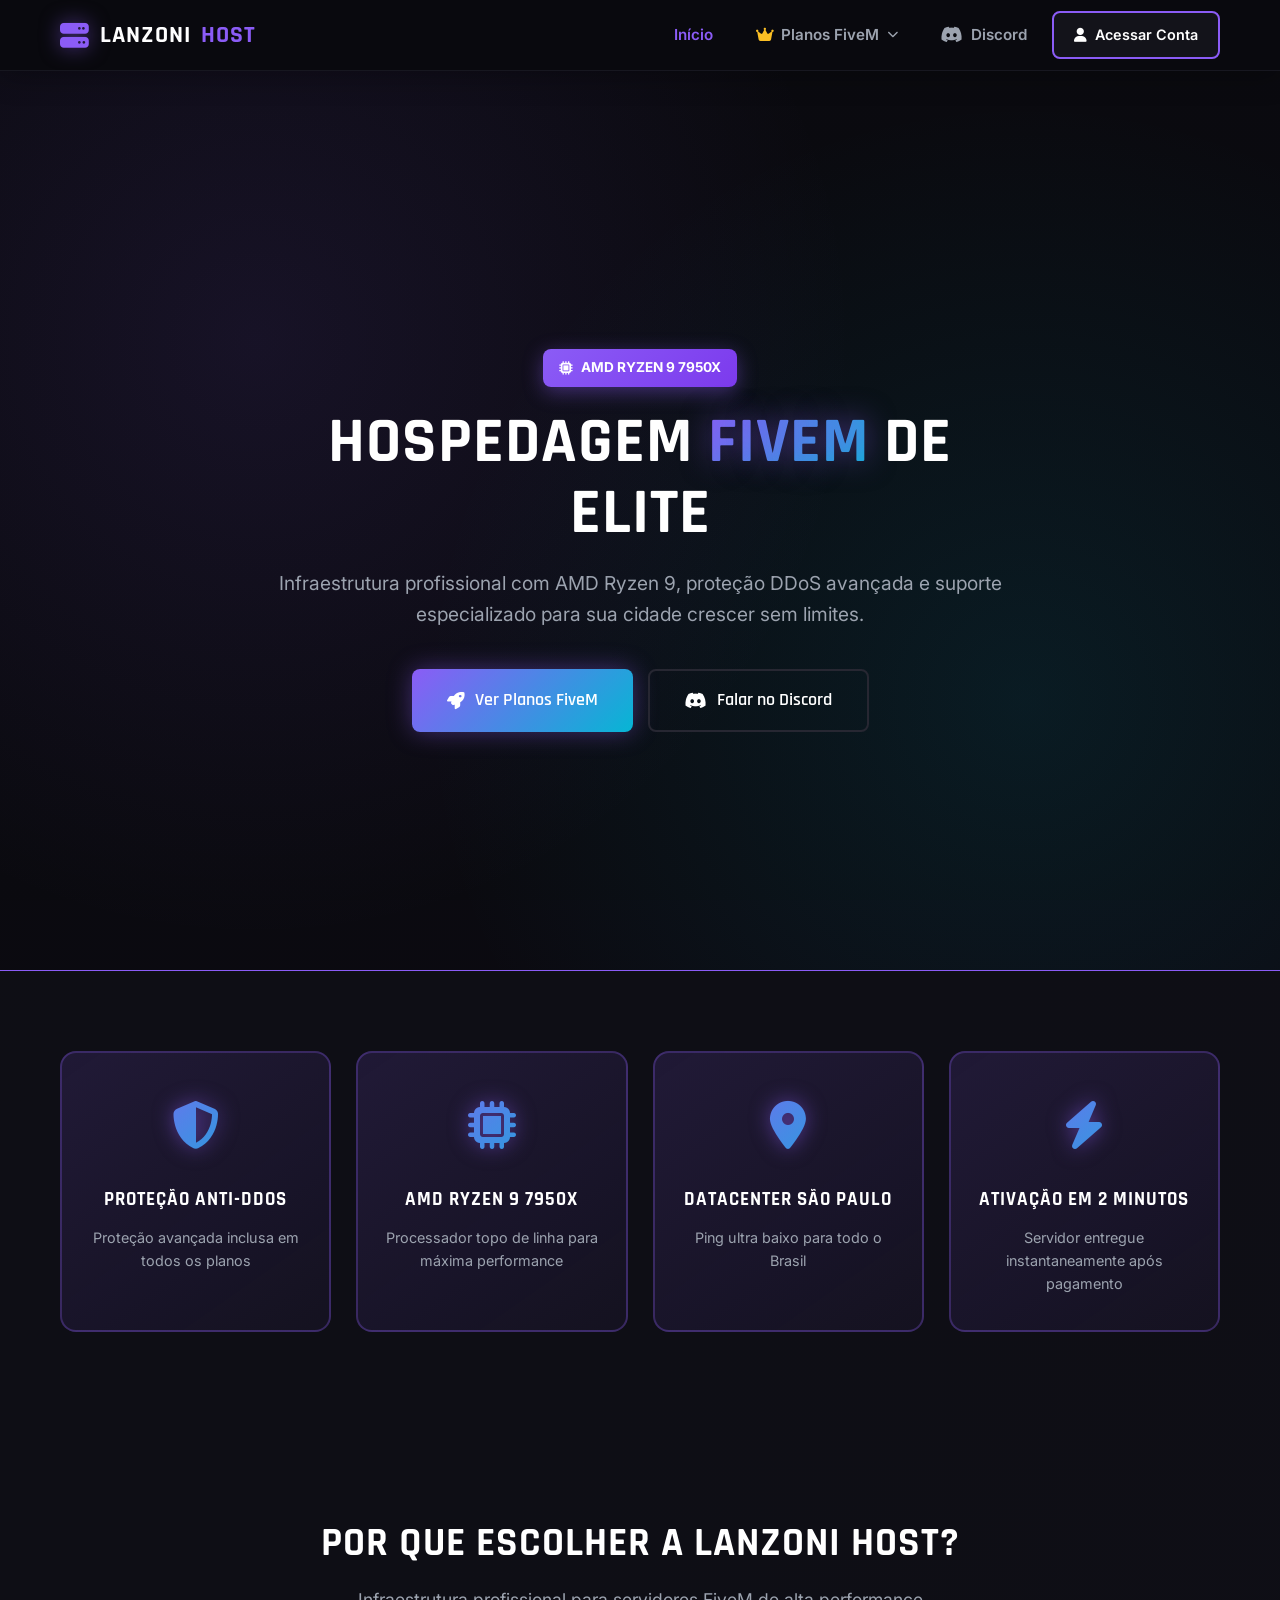
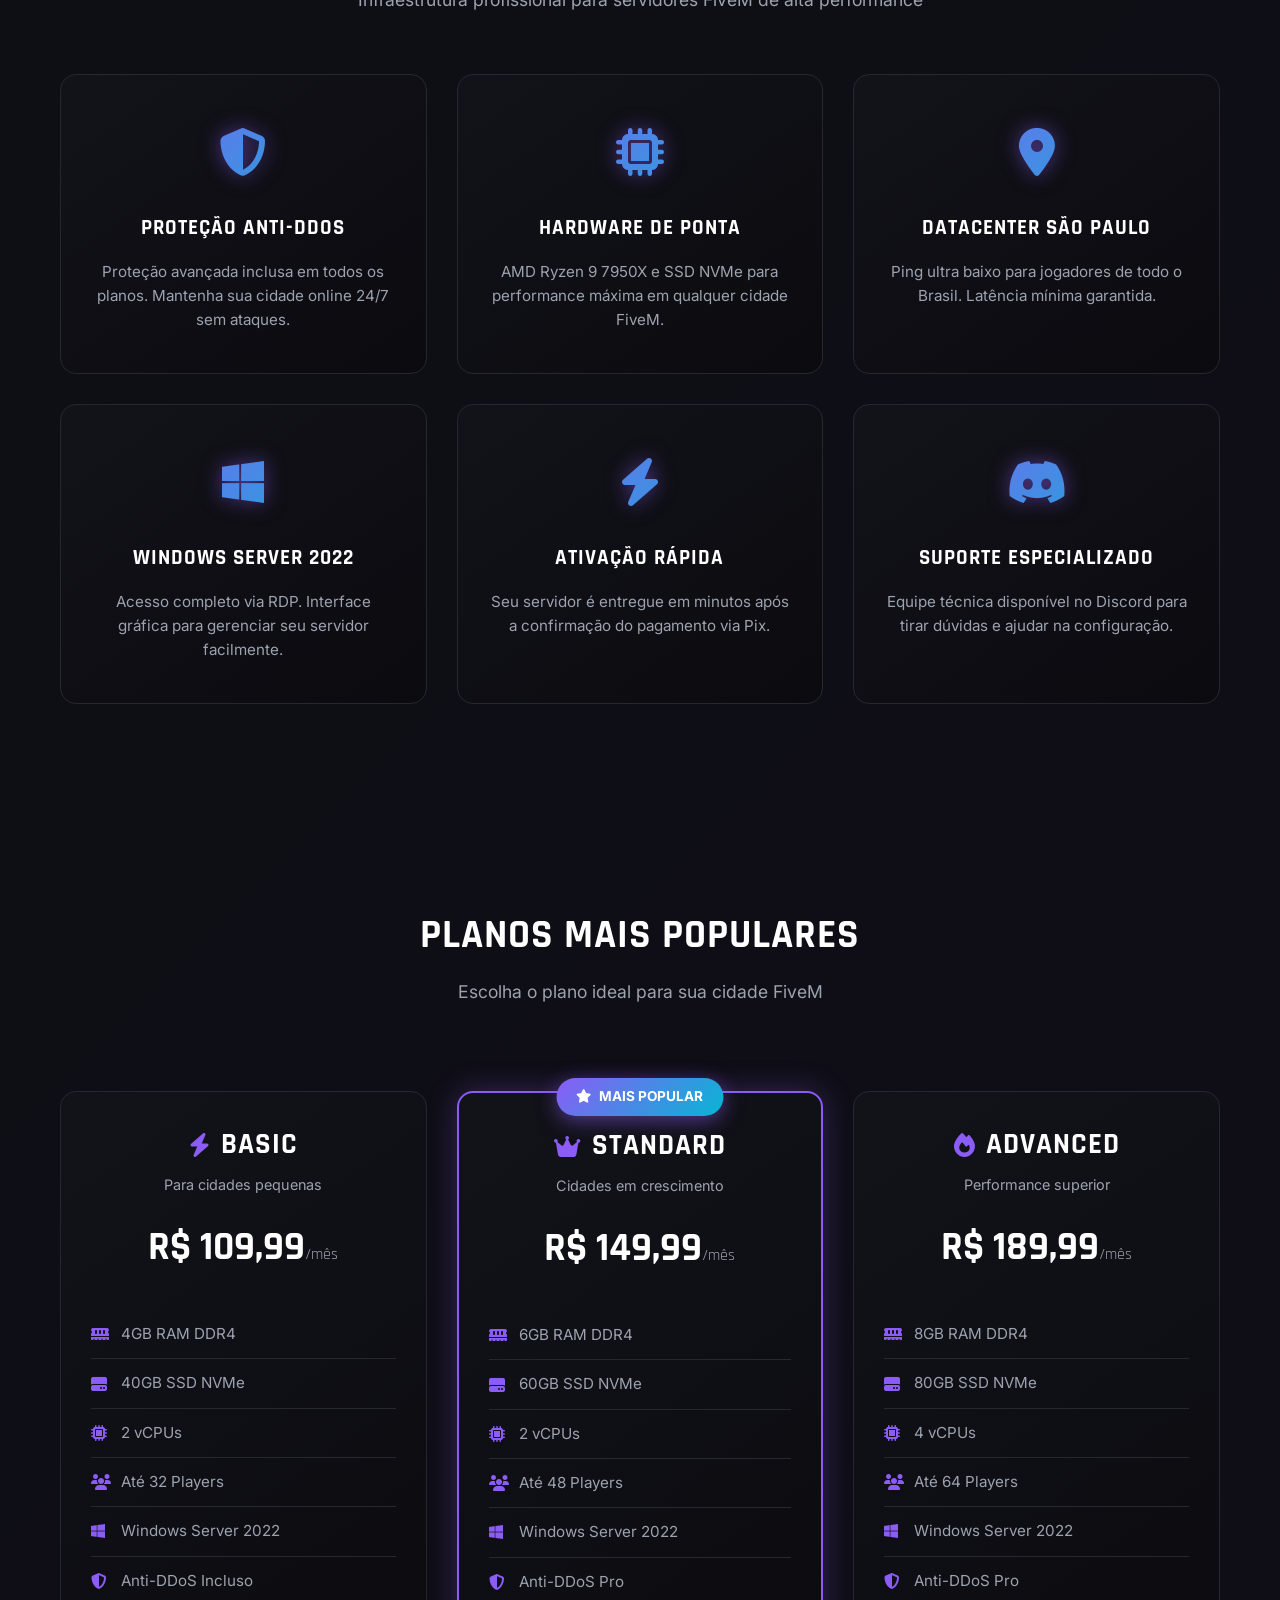
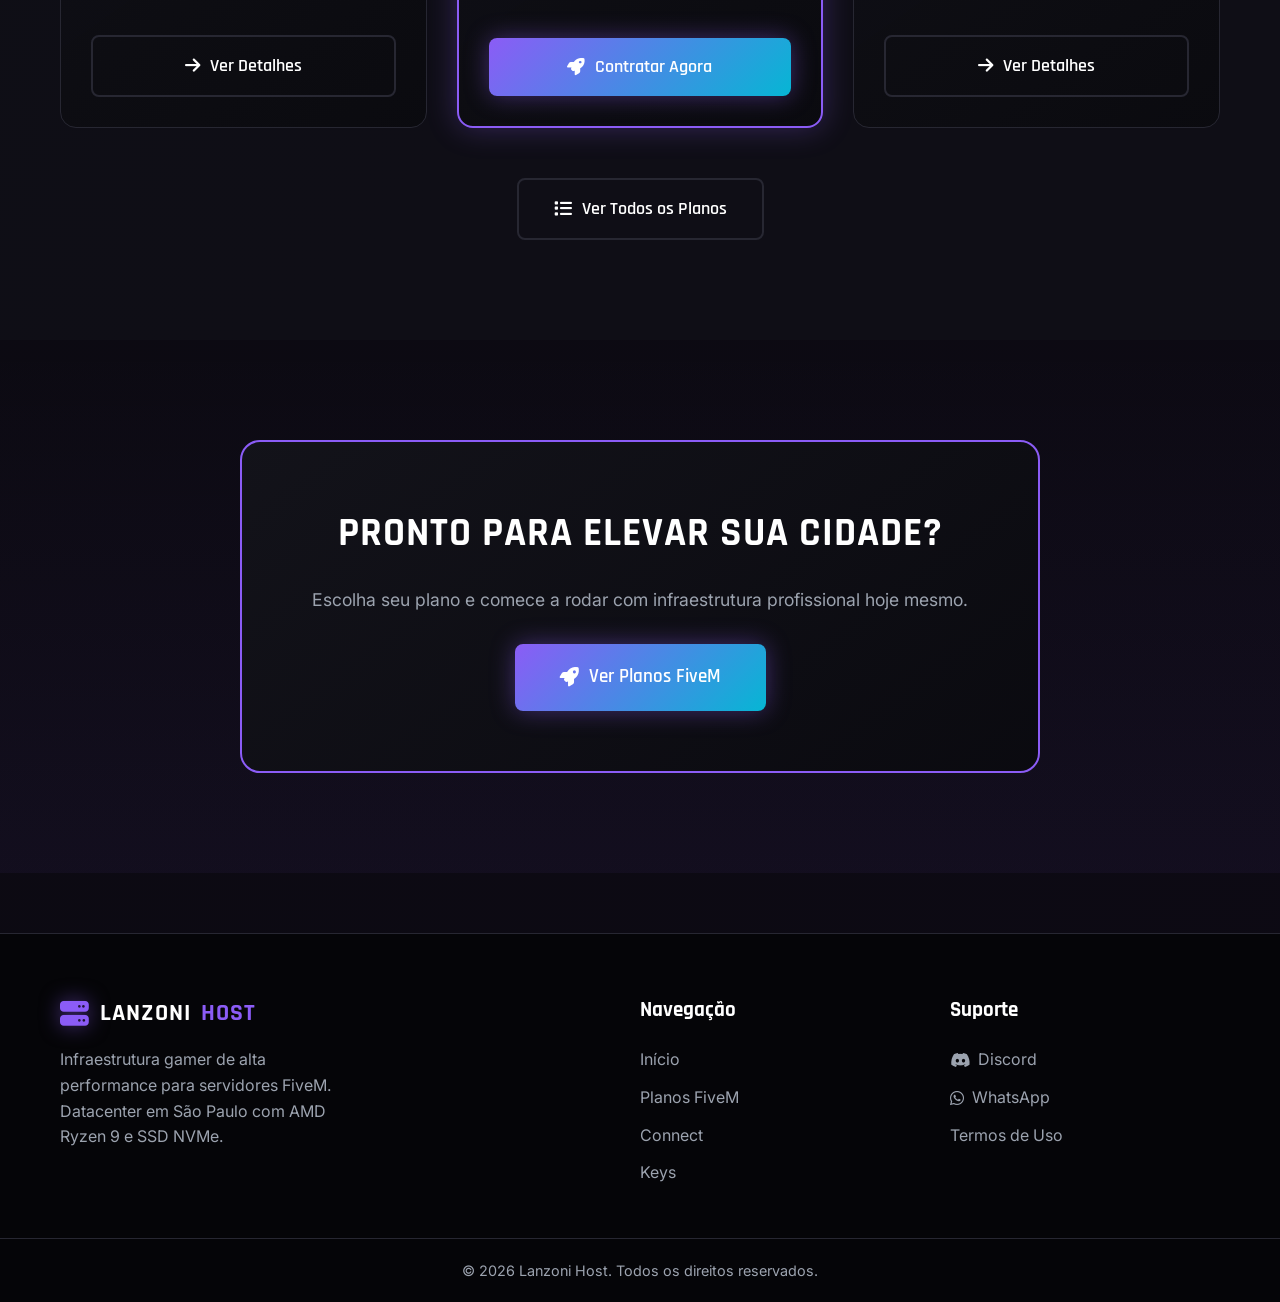
<file: index.html>
<!DOCTYPE html>
<html lang="pt-BR">
<head>
    <meta charset="UTF-8">
    <meta name="viewport" content="width=device-width, initial-scale=1.0">
    <title>Lanzoni Host | Hospedagem FiveM de Alta Performance</title>
    <meta name="description" content="Hospedagem FiveM profissional com AMD Ryzen 9, SSD NVMe e datacenter em São Paulo.">
    <link rel="stylesheet" href="style.css">
    <link rel="preconnect" href="https://fonts.googleapis.com">
    <link href="https://fonts.googleapis.com/css2?family=Inter:wght@400;500;600;700&family=Rajdhani:wght@500;600;700&display=swap" rel="stylesheet">
    <link rel="stylesheet" href="https://cdnjs.cloudflare.com/ajax/libs/font-awesome/6.4.0/css/all.min.css">
</head>
<body>
    <!-- HEADER -->
    <header class="header">
        <div class="container header-content">
            <a href="index.html" class="logo">
                <i class="fa-solid fa-server logo-icon"></i>
                LANZONI<span>HOST</span>
            </a>
            <nav class="nav">
                <a href="index.html" class="nav-link active">Início</a>
                
                <!-- Dropdown Planos FiveM -->
                <div class="dropdown">
                    <button class="dropdown-btn" id="dropdownBtn" type="button">
                        <i class="fa-solid fa-crown" style="color: #fbbf24;"></i> Planos FiveM
                        <i class="fa-solid fa-chevron-down" style="font-size: 0.7rem;"></i>
                    </button>
                    <div class="dropdown-menu" id="dropdownMenu">
                        <a href="fivem.html"><i class="fa-solid fa-server"></i> Hospedagem VPS</a>
                        <a href="connect.html"><i class="fa-solid fa-globe"></i> Connect Personalizado</a>
                        <a href="keys.html"><i class="fa-solid fa-key"></i> Keys FiveM</a>
                        <a href="dedicado.html"><i class="fa-solid fa-server"></i> Servidor Dedicado</a>
                    </div>
                </div>

                <a href="https://discord.gg/SEU_LINK" target="_blank" class="nav-link">
                    <i class="fa-brands fa-discord"></i> Discord
                </a>
                <a href="#area-cliente" class="btn-account">
                    <i class="fa-solid fa-user"></i> Acessar Conta
                </a>
            </nav>
            <button class="mobile-toggle" aria-label="Menu">
                <i class="fa-solid fa-bars"></i>
            </button>
        </div>
    </header>

    <!-- HERO SECTION -->
    <section class="hero">
        <div class="hero-content container">
            <div class="badge-amd animate-on-scroll">
                <i class="fa-solid fa-microchip"></i> AMD RYZEN 9 7950X
            </div>
            <h1 class="animate-on-scroll animate-delay-1">
                Hospedagem <span class="highlight">FiveM</span> de Elite
            </h1>
            <p class="animate-on-scroll animate-delay-2">
                Infraestrutura profissional com AMD Ryzen 9, proteção DDoS avançada e suporte especializado para sua cidade crescer sem limites.
            </p>
            <div class="hero-buttons animate-on-scroll animate-delay-3">
                <a href="fivem.html" class="btn btn-primary">
                    <i class="fa-solid fa-rocket"></i> Ver Planos FiveM
                </a>
                <a href="https://discord.gg/SEU_LINK" target="_blank" class="btn btn-outline">
                    <i class="fa-brands fa-discord"></i> Falar no Discord
                </a>
            </div>
        </div>
    </section>

    <!-- STATS SECTION -->
    <section class="stats-section">
        <div class="container">
            <div class="stats-grid">
                <div class="stat-card animate-on-scroll">
                    <div class="stat-icon">
                        <i class="fa-solid fa-shield-halved"></i>
                    </div>
                    <h3>Proteção Anti-DDoS</h3>
                    <p>Proteção avançada inclusa em todos os planos</p>
                </div>
                <div class="stat-card animate-on-scroll animate-delay-1">
                    <div class="stat-icon">
                        <i class="fa-solid fa-microchip"></i>
                    </div>
                    <h3>AMD Ryzen 9 7950X</h3>
                    <p>Processador topo de linha para máxima performance</p>
                </div>
                <div class="stat-card animate-on-scroll animate-delay-2">
                    <div class="stat-icon">
                        <i class="fa-solid fa-location-dot"></i>
                    </div>
                    <h3>Datacenter São Paulo</h3>
                    <p>Ping ultra baixo para todo o Brasil</p>
                </div>
                <div class="stat-card animate-on-scroll animate-delay-3">
                    <div class="stat-icon">
                        <i class="fa-solid fa-bolt"></i>
                    </div>
                    <h3>Ativação em 2 Minutos</h3>
                    <p>Servidor entregue instantaneamente após pagamento</p>
                </div>
            </div>
        </div>
    </section>

    <!-- WHY US SECTION -->
    <section class="why-us">
        <div class="container">
            <h2 class="section-title animate-on-scroll">Por que escolher a Lanzoni Host?</h2>
            <p class="section-subtitle animate-on-scroll">Infraestrutura profissional para servidores FiveM de alta performance</p>
            <div class="features-grid">
                <div class="feature-card animate-on-scroll">
                    <div class="stat-icon">
                        <i class="fa-solid fa-shield-halved"></i>
                    </div>
                    <h3>Proteção Anti-DDoS</h3>
                    <p>Proteção avançada inclusa em todos os planos. Mantenha sua cidade online 24/7 sem ataques.</p>
                </div>
                <div class="feature-card animate-on-scroll animate-delay-1">
                    <div class="stat-icon">
                        <i class="fa-solid fa-microchip"></i>
                    </div>
                    <h3>Hardware de Ponta</h3>
                    <p>AMD Ryzen 9 7950X e SSD NVMe para performance máxima em qualquer cidade FiveM.</p>
                </div>
                <div class="feature-card animate-on-scroll animate-delay-2">
                    <div class="stat-icon">
                        <i class="fa-solid fa-location-dot"></i>
                    </div>
                    <h3>Datacenter São Paulo</h3>
                    <p>Ping ultra baixo para jogadores de todo o Brasil. Latência mínima garantida.</p>
                </div>
                <div class="feature-card animate-on-scroll animate-delay-3">
                    <div class="stat-icon">
                        <i class="fa-brands fa-windows"></i>
                    </div>
                    <h3>Windows Server 2022</h3>
                    <p>Acesso completo via RDP. Interface gráfica para gerenciar seu servidor facilmente.</p>
                </div>
                <div class="feature-card animate-on-scroll animate-delay-4">
                    <div class="stat-icon">
                        <i class="fa-solid fa-bolt"></i>
                    </div>
                    <h3>Ativação Rápida</h3>
                    <p>Seu servidor é entregue em minutos após a confirmação do pagamento via Pix.</p>
                </div>
                <div class="feature-card animate-on-scroll animate-delay-5">
                    <div class="stat-icon">
                        <i class="fa-brands fa-discord"></i>
                    </div>
                    <h3>Suporte Especializado</h3>
                    <p>Equipe técnica disponível no Discord para tirar dúvidas e ajudar na configuração.</p>
                </div>
            </div>
        </div>
    </section>

    <!-- PLANOS DESTAQUE -->
    <section class="plans-destaque">
        <div class="container">
            <h2 class="section-title animate-on-scroll">Planos Mais Populares</h2>
            <p class="section-subtitle animate-on-scroll">Escolha o plano ideal para sua cidade FiveM</p>
            
            <div class="plans-destaque-grid">
                <!-- Basic -->
                <div class="plan-card animate-on-scroll">
                    <div class="plan-header">
                        <h3><i class="fa-solid fa-bolt"></i> BASIC</h3>
                        <p>Para cidades pequenas</p>
                    </div>
                    <div class="plan-price">R$ 109,99<span>/mês</span></div>
                    <ul class="plan-features">
                        <li><i class="fa-solid fa-memory"></i> 4GB RAM DDR4</li>
                        <li><i class="fa-solid fa-hard-drive"></i> 40GB SSD NVMe</li>
                        <li><i class="fa-solid fa-microchip"></i> 2 vCPUs</li>
                        <li><i class="fa-solid fa-users"></i> Até 32 Players</li>
                        <li><i class="fa-brands fa-windows"></i> Windows Server 2022</li>
                        <li><i class="fa-solid fa-shield-halved"></i> Anti-DDoS Incluso</li>
                    </ul>
                    <a href="fivem.html" class="btn btn-outline btn-full">
                        <i class="fa-solid fa-arrow-right"></i> Ver Detalhes
                    </a>
                </div>

                <!-- Standard (Popular) -->
                <div class="plan-card popular animate-on-scroll animate-delay-1">
                    <div class="badge">
                        <i class="fa-solid fa-star"></i> Mais Popular
                    </div>
                    <div class="plan-header">
                        <h3><i class="fa-solid fa-crown"></i> STANDARD</h3>
                        <p>Cidades em crescimento</p>
                    </div>
                    <div class="plan-price">R$ 149,99<span>/mês</span></div>
                    <ul class="plan-features">
                        <li><i class="fa-solid fa-memory"></i> 6GB RAM DDR4</li>
                        <li><i class="fa-solid fa-hard-drive"></i> 60GB SSD NVMe</li>
                        <li><i class="fa-solid fa-microchip"></i> 2 vCPUs</li>
                        <li><i class="fa-solid fa-users"></i> Até 48 Players</li>
                        <li><i class="fa-brands fa-windows"></i> Windows Server 2022</li>
                        <li><i class="fa-solid fa-shield-halved"></i> Anti-DDoS Pro</li>
                    </ul>
                    <a href="fivem.html" class="btn btn-primary btn-full">
                        <i class="fa-solid fa-rocket"></i> Contratar Agora
                    </a>
                </div>

                <!-- Advanced -->
                <div class="plan-card animate-on-scroll animate-delay-2">
                    <div class="plan-header">
                        <h3><i class="fa-solid fa-fire"></i> ADVANCED</h3>
                        <p>Performance superior</p>
                    </div>
                    <div class="plan-price">R$ 189,99<span>/mês</span></div>
                    <ul class="plan-features">
                        <li><i class="fa-solid fa-memory"></i> 8GB RAM DDR4</li>
                        <li><i class="fa-solid fa-hard-drive"></i> 80GB SSD NVMe</li>
                        <li><i class="fa-solid fa-microchip"></i> 4 vCPUs</li>
                        <li><i class="fa-solid fa-users"></i> Até 64 Players</li>
                        <li><i class="fa-brands fa-windows"></i> Windows Server 2022</li>
                        <li><i class="fa-solid fa-shield-halved"></i> Anti-DDoS Pro</li>
                    </ul>
                    <a href="fivem.html" class="btn btn-outline btn-full">
                        <i class="fa-solid fa-arrow-right"></i> Ver Detalhes
                    </a>
                </div>
            </div>

            <div style="text-align: center; margin-top: 50px;" class="animate-on-scroll">
                <a href="fivem.html" class="btn btn-outline">
                    <i class="fa-solid fa-list"></i> Ver Todos os Planos
                </a>
            </div>
        </div>
    </section>

    <!-- CTA SECTION -->
    <section class="cta-section">
        <div class="container">
            <div class="cta-box animate-on-scroll">
                <h2>Pronto para elevar sua cidade?</h2>
                <p>Escolha seu plano e comece a rodar com infraestrutura profissional hoje mesmo.</p>
                <a href="fivem.html" class="btn btn-primary btn-large">
                    <i class="fa-solid fa-rocket"></i> Ver Planos FiveM
                </a>
            </div>
        </div>
    </section>

    <!-- FOOTER -->
    <footer class="footer">
        <div class="container footer-content">
            <div class="footer-brand">
                <div class="logo">
                    <i class="fa-solid fa-server logo-icon"></i>
                    LANZONI<span>HOST</span>
                </div>
                <p>Infraestrutura gamer de alta performance para servidores FiveM. Datacenter em São Paulo com AMD Ryzen 9 e SSD NVMe.</p>
            </div>
            <div class="footer-links">
                <h4>Navegação</h4>
                <a href="index.html">Início</a>
                <a href="fivem.html">Planos FiveM</a>
                <a href="connect.html">Connect</a>
                <a href="keys.html">Keys</a>
            </div>
            <div class="footer-links">
                <h4>Suporte</h4>
                <a href="https://discord.gg/SEU_LINK" target="_blank"><i class="fa-brands fa-discord"></i> Discord</a>
                <a href="https://wa.me/5511999999999" target="_blank"><i class="fa-brands fa-whatsapp"></i> WhatsApp</a>
                <a href="#">Termos de Uso</a>
            </div>
        </div>
        <div class="footer-bottom">
            <p>&copy; 2026 Lanzoni Host. Todos os direitos reservados.</p>
        </div>
    </footer>

    <script src="main.js"></script>
</body>
</html>
</file>
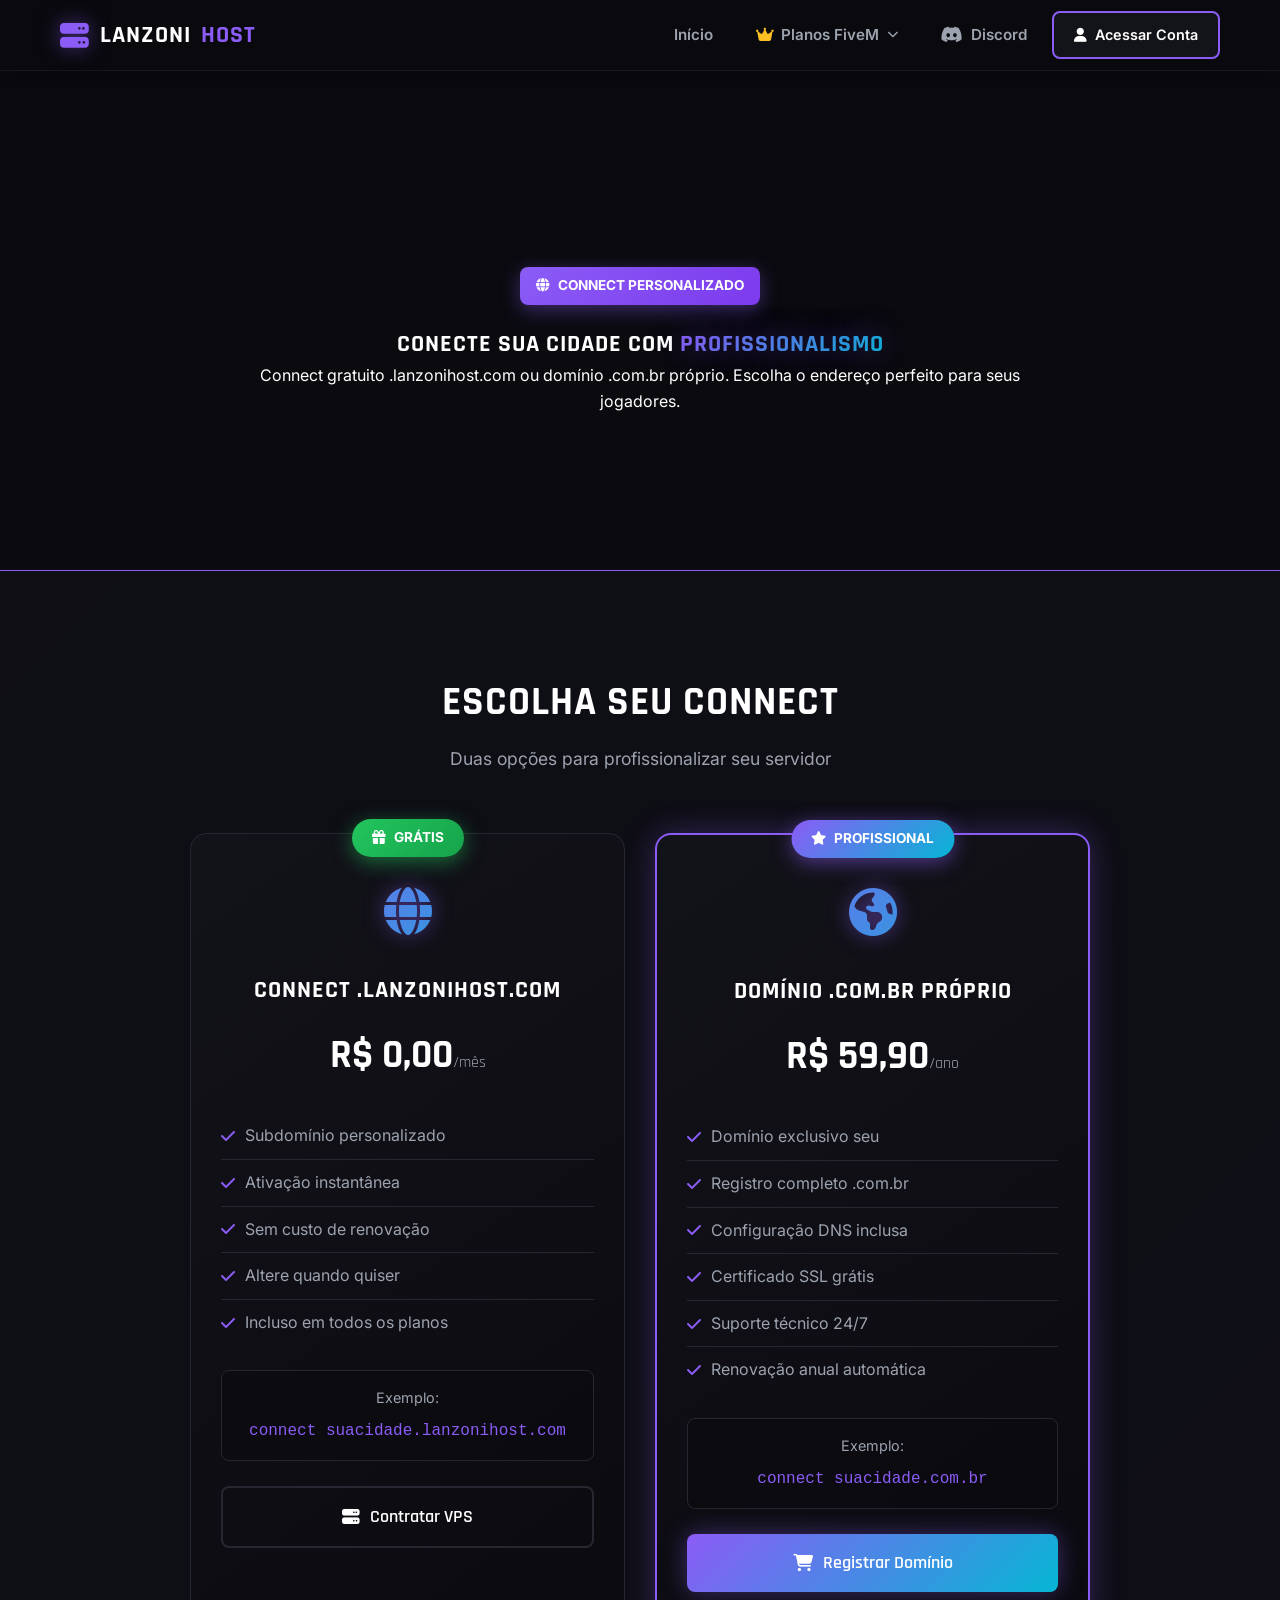
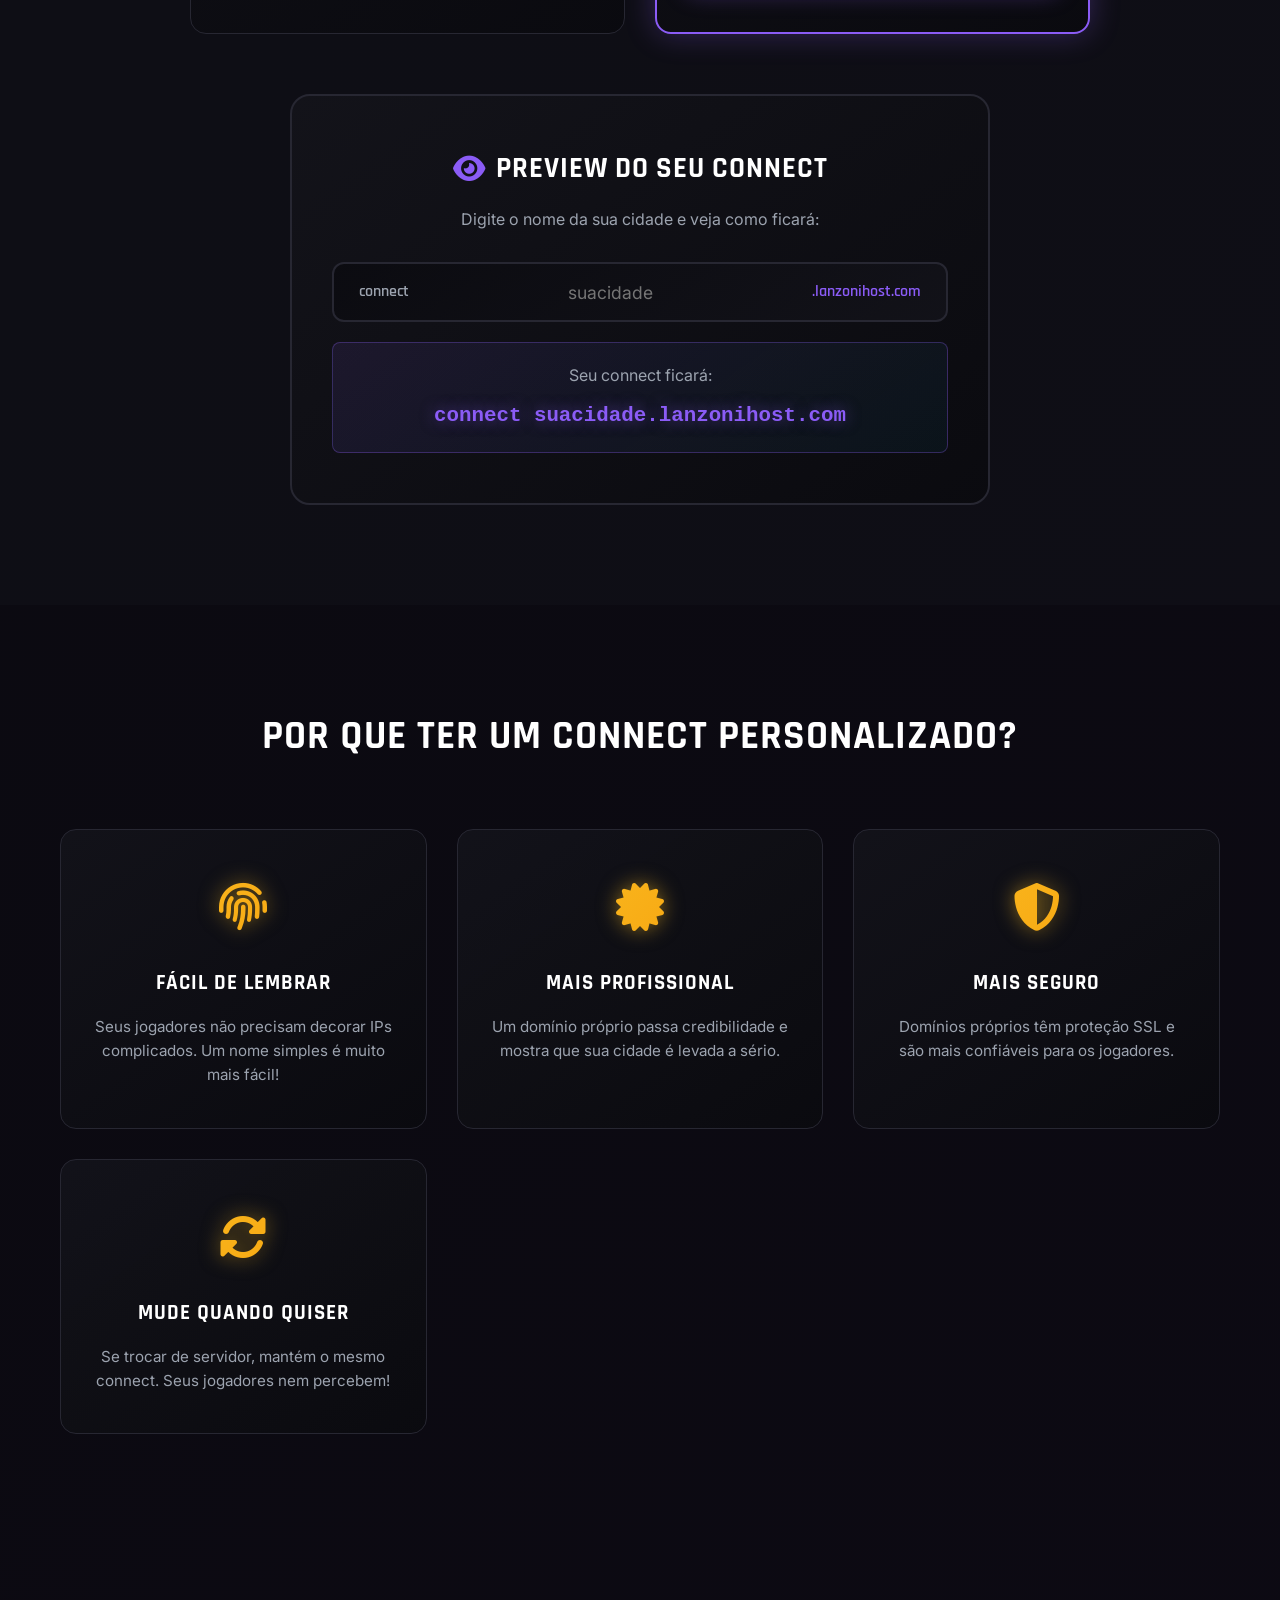
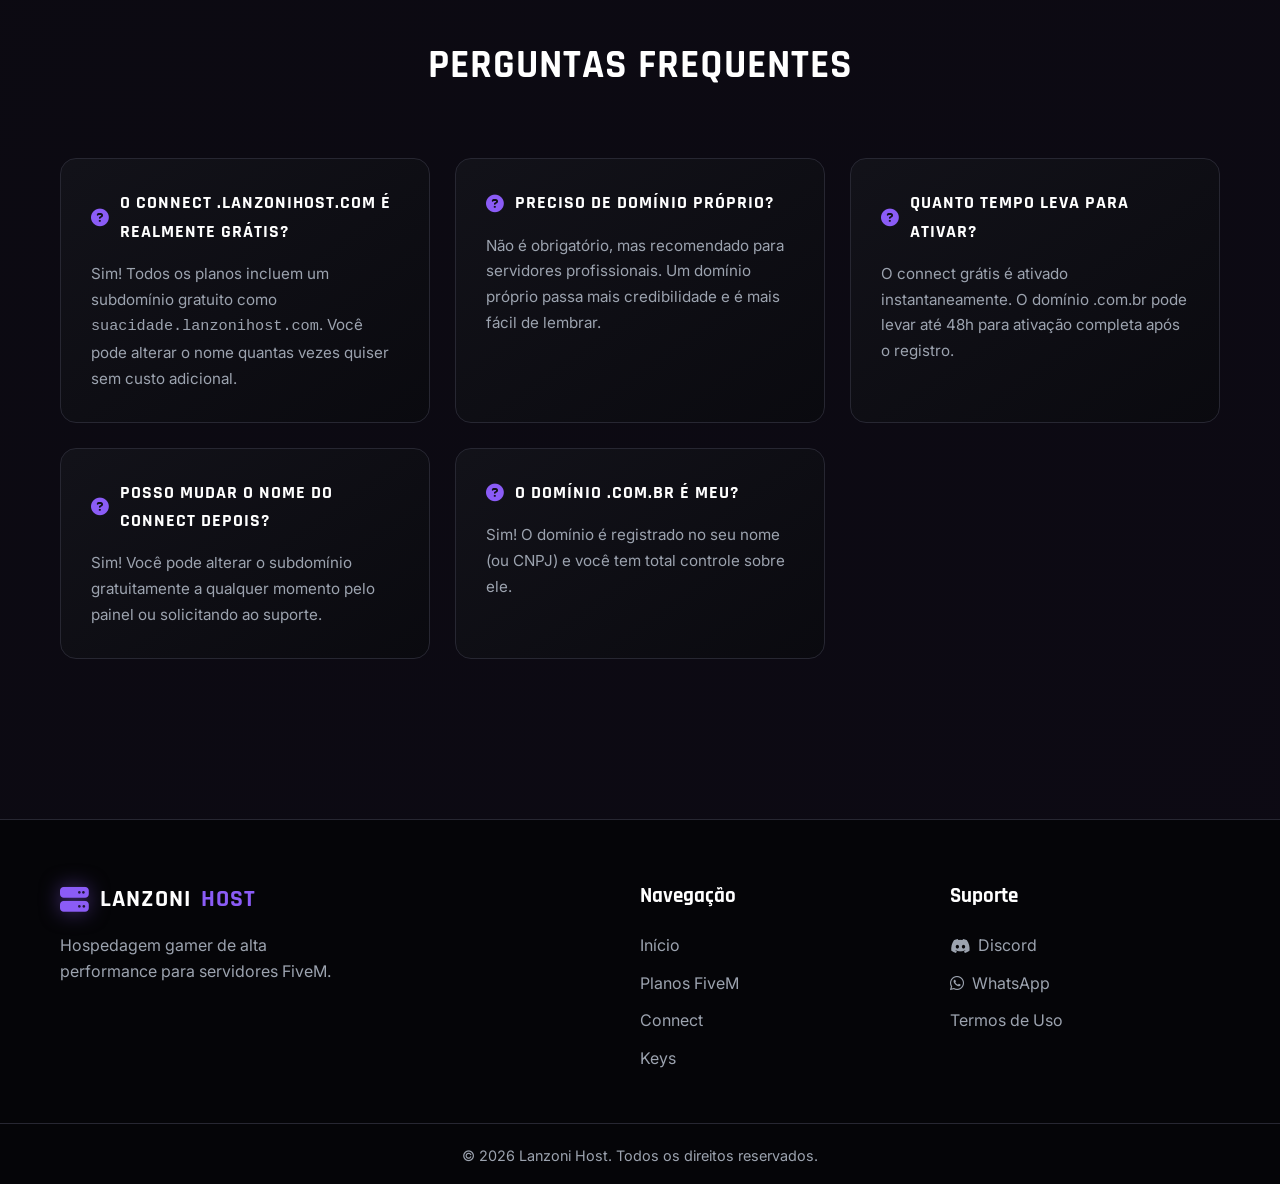
<file: connect.html>
<!DOCTYPE html>
<html lang="pt-BR">
<head>
    <meta charset="UTF-8">
    <meta name="viewport" content="width=device-width, initial-scale=1.0">
    <title>Connect Personalizado | Lanzoni Host</title>
    <meta name="description" content="Connect personalizado grátis ou domínio .com.br próprio para seu servidor FiveM.">
    <link rel="stylesheet" href="style.css">
    <link rel="preconnect" href="https://fonts.googleapis.com">
    <link href="https://fonts.googleapis.com/css2?family=Inter:wght@400;500;600;700&family=Rajdhani:wght@500;600;700&display=swap" rel="stylesheet">
    <link rel="stylesheet" href="https://cdnjs.cloudflare.com/ajax/libs/font-awesome/6.4.0/css/all.min.css">
</head>
<body>
    <!-- HEADER -->
    <header class="header">
        <div class="container header-content">
            <a href="index.html" class="logo">
                <i class="fa-solid fa-server logo-icon"></i>
                LANZONI<span>HOST</span>
            </a>
            <nav class="nav">
                <a href="index.html" class="nav-link">Início</a>
                
                <!-- Dropdown Planos FiveM -->
                <div class="dropdown">
                    <button class="dropdown-btn" id="dropdownBtn" type="button">
                        <i class="fa-solid fa-crown" style="color: #fbbf24;"></i> Planos FiveM
                        <i class="fa-solid fa-chevron-down" style="font-size: 0.7rem;"></i>
                    </button>
                    <div class="dropdown-menu" id="dropdownMenu">
                        <a href="fivem.html"><i class="fa-solid fa-server"></i> Hospedagem VPS</a>
                        <a href="connect.html"><i class="fa-solid fa-globe"></i> Connect Personalizado</a>
                        <a href="keys.html"><i class="fa-solid fa-key"></i> Keys FiveM</a>
                        <a href="dedicado.html"><i class="fa-solid fa-server"></i> Servidor Dedicado</a>
                    </div>
                </div>

                <a href="https://discord.gg/SEU_LINK" target="_blank" class="nav-link">
                    <i class="fa-brands fa-discord"></i> Discord
                </a>
                <a href="#area-cliente" class="btn-account">
                    <i class="fa-solid fa-user"></i> Acessar Conta
                </a>
            </nav>
            <button class="mobile-toggle" aria-label="Menu">
                <i class="fa-solid fa-bars"></i>
            </button>
        </div>
    </header>

    <!-- HERO CONNECT -->
    <section class="hero-connect">
        <div class="hero-content container">
            <div class="badge-amd animate-on-scroll">
                <i class="fa-solid fa-globe"></i> CONNECT PERSONALIZADO
            </div>
            <h1 class="animate-on-scroll animate-delay-1">
                Conecte sua cidade com <span class="highlight">Profissionalismo</span>
            </h1>
            <p class="animate-on-scroll animate-delay-2">
                Connect gratuito .lanzonihost.com ou domínio .com.br próprio. 
                Escolha o endereço perfeito para seus jogadores.
            </p>
        </div>
    </section>

    <!-- CONNECT OPTIONS -->
    <section class="connect-options">
        <div class="container">
            <h2 class="section-title animate-on-scroll">Escolha seu Connect</h2>
            <p class="section-subtitle animate-on-scroll">Duas opções para profissionalizar seu servidor</p>
            
            <div class="connect-cards-grid">
                <!-- Connect Grátis -->
                <div class="connect-option-card animate-on-scroll">
                    <div class="badge-free">
                        <i class="fa-solid fa-gift"></i> GRÁTIS
                    </div>
                    <div class="connect-icon">
                        <i class="fa-solid fa-globe"></i>
                    </div>
                    <h3>Connect .lanzonihost.com</h3>
                    <p class="connect-price">R$ 0,00<span>/mês</span></p>
                    <ul class="connect-features-list">
                        <li><i class="fa-solid fa-check"></i> Subdomínio personalizado</li>
                        <li><i class="fa-solid fa-check"></i> Ativação instantânea</li>
                        <li><i class="fa-solid fa-check"></i> Sem custo de renovação</li>
                        <li><i class="fa-solid fa-check"></i> Altere quando quiser</li>
                        <li><i class="fa-solid fa-check"></i> Incluso em todos os planos</li>
                    </ul>
                    <div class="connect-example-box">
                        <p>Exemplo:</p>
                        <code>connect suacidade.lanzonihost.com</code>
                    </div>
                    <a href="fivem.html" class="btn btn-outline btn-full">
                        <i class="fa-solid fa-server"></i> Contratar VPS
                    </a>
                </div>

                <!-- Domínio Próprio -->
                <div class="connect-option-card popular animate-on-scroll animate-delay-1">
                    <div class="badge">
                        <i class="fa-solid fa-star"></i> PROFISSIONAL
                    </div>
                    <div class="connect-icon">
                        <i class="fa-solid fa-earth-americas"></i>
                    </div>
                    <h3>Domínio .com.br Próprio</h3>
                    <p class="connect-price">R$ 59,90<span>/ano</span></p>
                    <ul class="connect-features-list">
                        <li><i class="fa-solid fa-check"></i> Domínio exclusivo seu</li>
                        <li><i class="fa-solid fa-check"></i> Registro completo .com.br</li>
                        <li><i class="fa-solid fa-check"></i> Configuração DNS inclusa</li>
                        <li><i class="fa-solid fa-check"></i> Certificado SSL grátis</li>
                        <li><i class="fa-solid fa-check"></i> Suporte técnico 24/7</li>
                        <li><i class="fa-solid fa-check"></i> Renovação anual automática</li>
                    </ul>
                    <div class="connect-example-box">
                        <p>Exemplo:</p>
                        <code>connect suacidade.com.br</code>
                    </div>
                    <a href="https://discord.gg/SEU_LINK" target="_blank" class="btn btn-primary btn-full">
                        <i class="fa-solid fa-cart-shopping"></i> Registrar Domínio
                    </a>
                </div>
            </div>

            <!-- Preview Interativo -->
            <div class="connect-preview-box animate-on-scroll">
                <h3><i class="fa-solid fa-eye"></i> Preview do seu Connect</h3>
                <p>Digite o nome da sua cidade e veja como ficará:</p>
                <div class="connect-input-group">
                    <div class="connect-input-wrapper">
                        <span class="connect-prefix">connect</span>
                        <input type="text" id="connectName" placeholder="suacidade" maxlength="20">
                        <span class="connect-domain">.lanzonihost.com</span>
                    </div>
                    <div class="connect-result">
                        <p>Seu connect ficará:</p>
                        <strong id="connectPreview">connect suacidade.lanzonihost.com</strong>
                    </div>
                </div>
            </div>
        </div>
    </section>

    <!-- BENEFÍCIOS -->
    <section class="connect-benefits-section">
        <div class="container">
            <h2 class="section-title animate-on-scroll">Por que ter um Connect Personalizado?</h2>
            <div class="benefits-grid">
                <div class="benefit-card animate-on-scroll">
                    <div class="benefit-icon">
                        <i class="fa-solid fa-fingerprint"></i>
                    </div>
                    <h3>Fácil de Lembrar</h3>
                    <p>Seus jogadores não precisam decorar IPs complicados. Um nome simples é muito mais fácil!</p>
                </div>
                <div class="benefit-card animate-on-scroll animate-delay-1">
                    <div class="benefit-icon">
                        <i class="fa-solid fa-certificate"></i>
                    </div>
                    <h3>Mais Profissional</h3>
                    <p>Um domínio próprio passa credibilidade e mostra que sua cidade é levada a sério.</p>
                </div>
                <div class="benefit-card animate-on-scroll animate-delay-2">
                    <div class="benefit-icon">
                        <i class="fa-solid fa-shield-halved"></i>
                    </div>
                    <h3>Mais Seguro</h3>
                    <p>Domínios próprios têm proteção SSL e são mais confiáveis para os jogadores.</p>
                </div>
                <div class="benefit-card animate-on-scroll animate-delay-3">
                    <div class="benefit-icon">
                        <i class="fa-solid fa-rotate"></i>
                    </div>
                    <h3>Mude Quando Quiser</h3>
                    <p>Se trocar de servidor, mantém o mesmo connect. Seus jogadores nem percebem!</p>
                </div>
            </div>
        </div>
    </section>

    <!-- FAQ -->
    <section class="faq-section">
        <div class="container">
            <h2 class="section-title animate-on-scroll">Perguntas Frequentes</h2>
            <div class="faq-grid">
                <div class="faq-item animate-on-scroll">
                    <h3><i class="fa-solid fa-circle-question"></i> O connect .lanzonihost.com é realmente grátis?</h3>
                    <p>Sim! Todos os planos incluem um subdomínio gratuito como <code>suacidade.lanzonihost.com</code>. Você pode alterar o nome quantas vezes quiser sem custo adicional.</p>
                </div>
                <div class="faq-item animate-on-scroll animate-delay-1">
                    <h3><i class="fa-solid fa-circle-question"></i> Preciso de domínio próprio?</h3>
                    <p>Não é obrigatório, mas recomendado para servidores profissionais. Um domínio próprio passa mais credibilidade e é mais fácil de lembrar.</p>
                </div>
                <div class="faq-item animate-on-scroll animate-delay-2">
                    <h3><i class="fa-solid fa-circle-question"></i> Quanto tempo leva para ativar?</h3>
                    <p>O connect grátis é ativado instantaneamente. O domínio .com.br pode levar até 48h para ativação completa após o registro.</p>
                </div>
                <div class="faq-item animate-on-scroll animate-delay-3">
                    <h3><i class="fa-solid fa-circle-question"></i> Posso mudar o nome do connect depois?</h3>
                    <p>Sim! Você pode alterar o subdomínio gratuitamente a qualquer momento pelo painel ou solicitando ao suporte.</p>
                </div>
                <div class="faq-item animate-on-scroll animate-delay-4">
                    <h3><i class="fa-solid fa-circle-question"></i> O domínio .com.br é meu?</h3>
                    <p>Sim! O domínio é registrado no seu nome (ou CNPJ) e você tem total controle sobre ele.</p>
                </div>
            </div>
        </div>
    </section>

    <!-- FOOTER -->
    <footer class="footer">
        <div class="container footer-content">
            <div class="footer-brand">
                <div class="logo">
                    <i class="fa-solid fa-server logo-icon"></i>
                    LANZONI<span>HOST</span>
                </div>
                <p>Hospedagem gamer de alta performance para servidores FiveM.</p>
            </div>
            <div class="footer-links">
                <h4>Navegação</h4>
                <a href="index.html">Início</a>
                <a href="fivem.html">Planos FiveM</a>
                <a href="connect.html">Connect</a>
                <a href="keys.html">Keys</a>
            </div>
            <div class="footer-links">
                <h4>Suporte</h4>
                <a href="https://discord.gg/SEU_LINK" target="_blank"><i class="fa-brands fa-discord"></i> Discord</a>
                <a href="https://wa.me/5511999999999" target="_blank"><i class="fa-brands fa-whatsapp"></i> WhatsApp</a>
                <a href="#">Termos de Uso</a>
            </div>
        </div>
        <div class="footer-bottom">
            <p>&copy; 2026 Lanzoni Host. Todos os direitos reservados.</p>
        </div>
    </footer>

    <script src="main.js"></script>
</body>
</html>
</file>
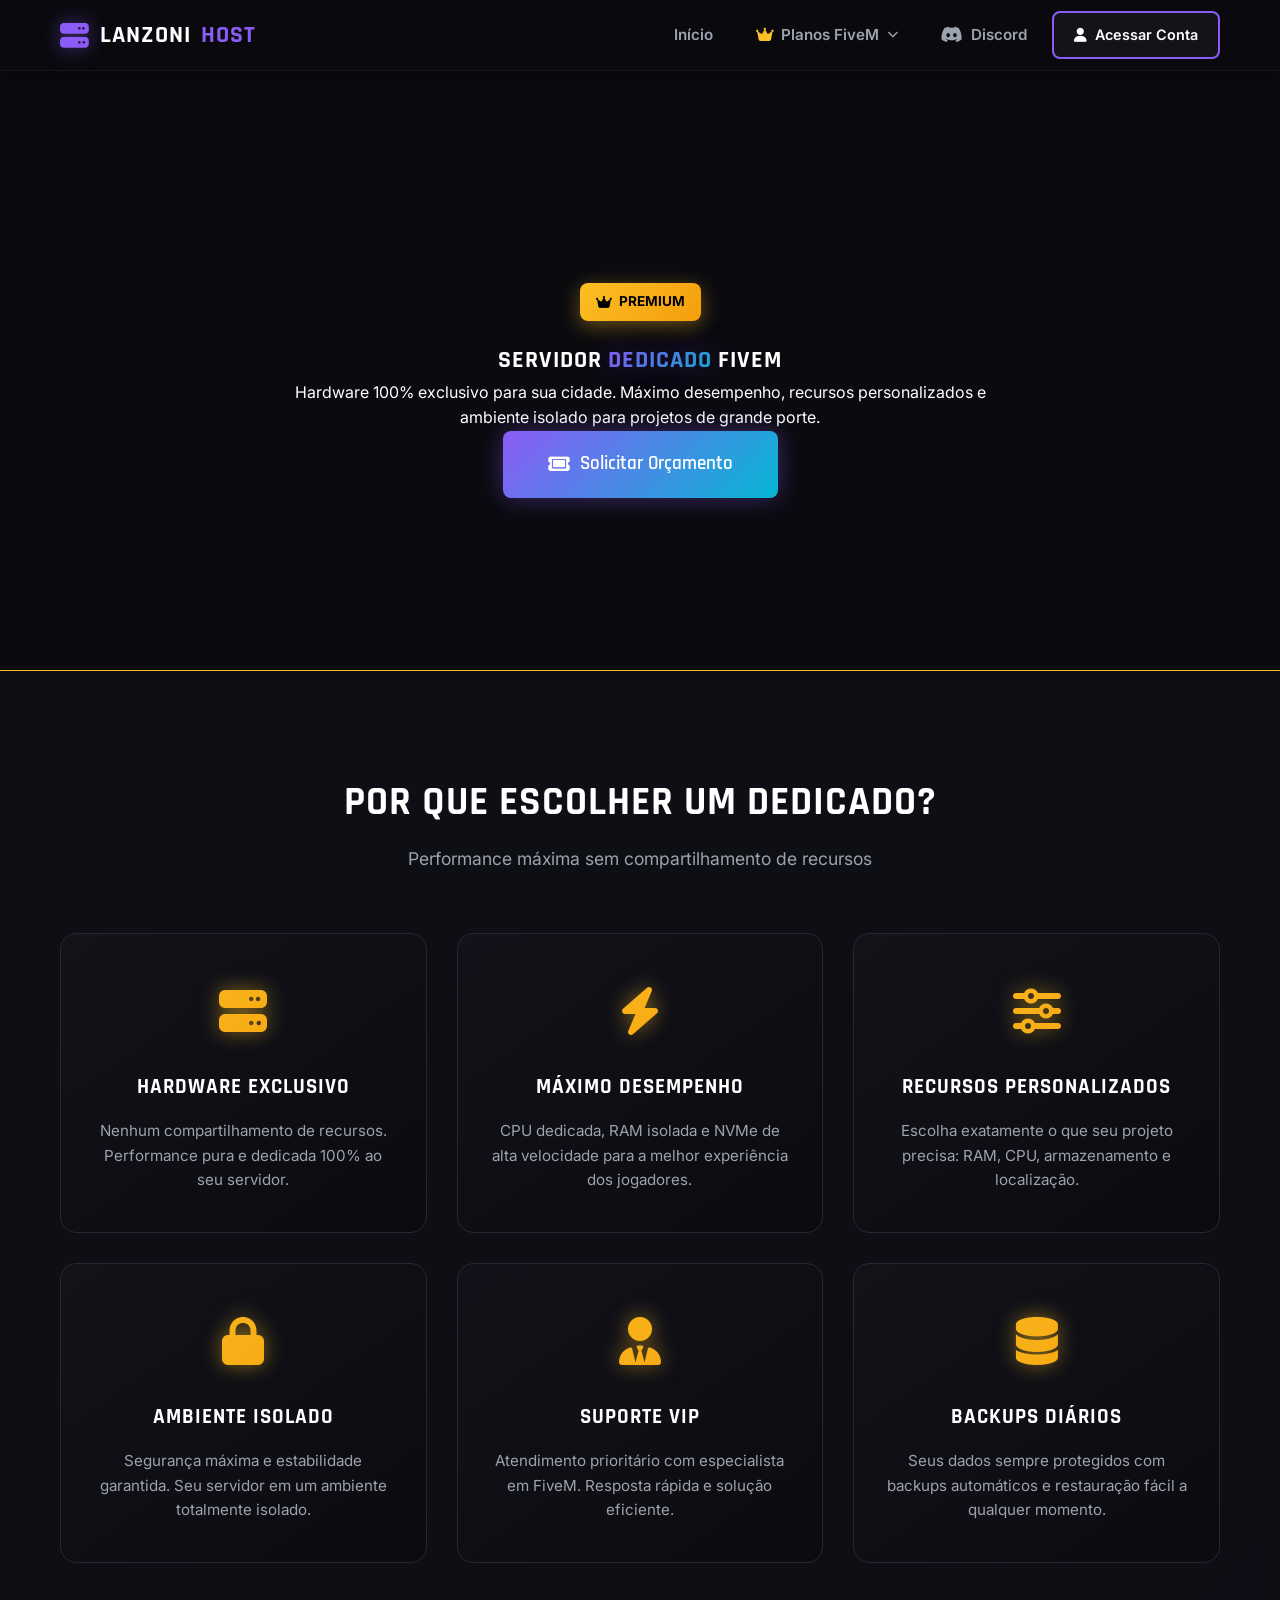
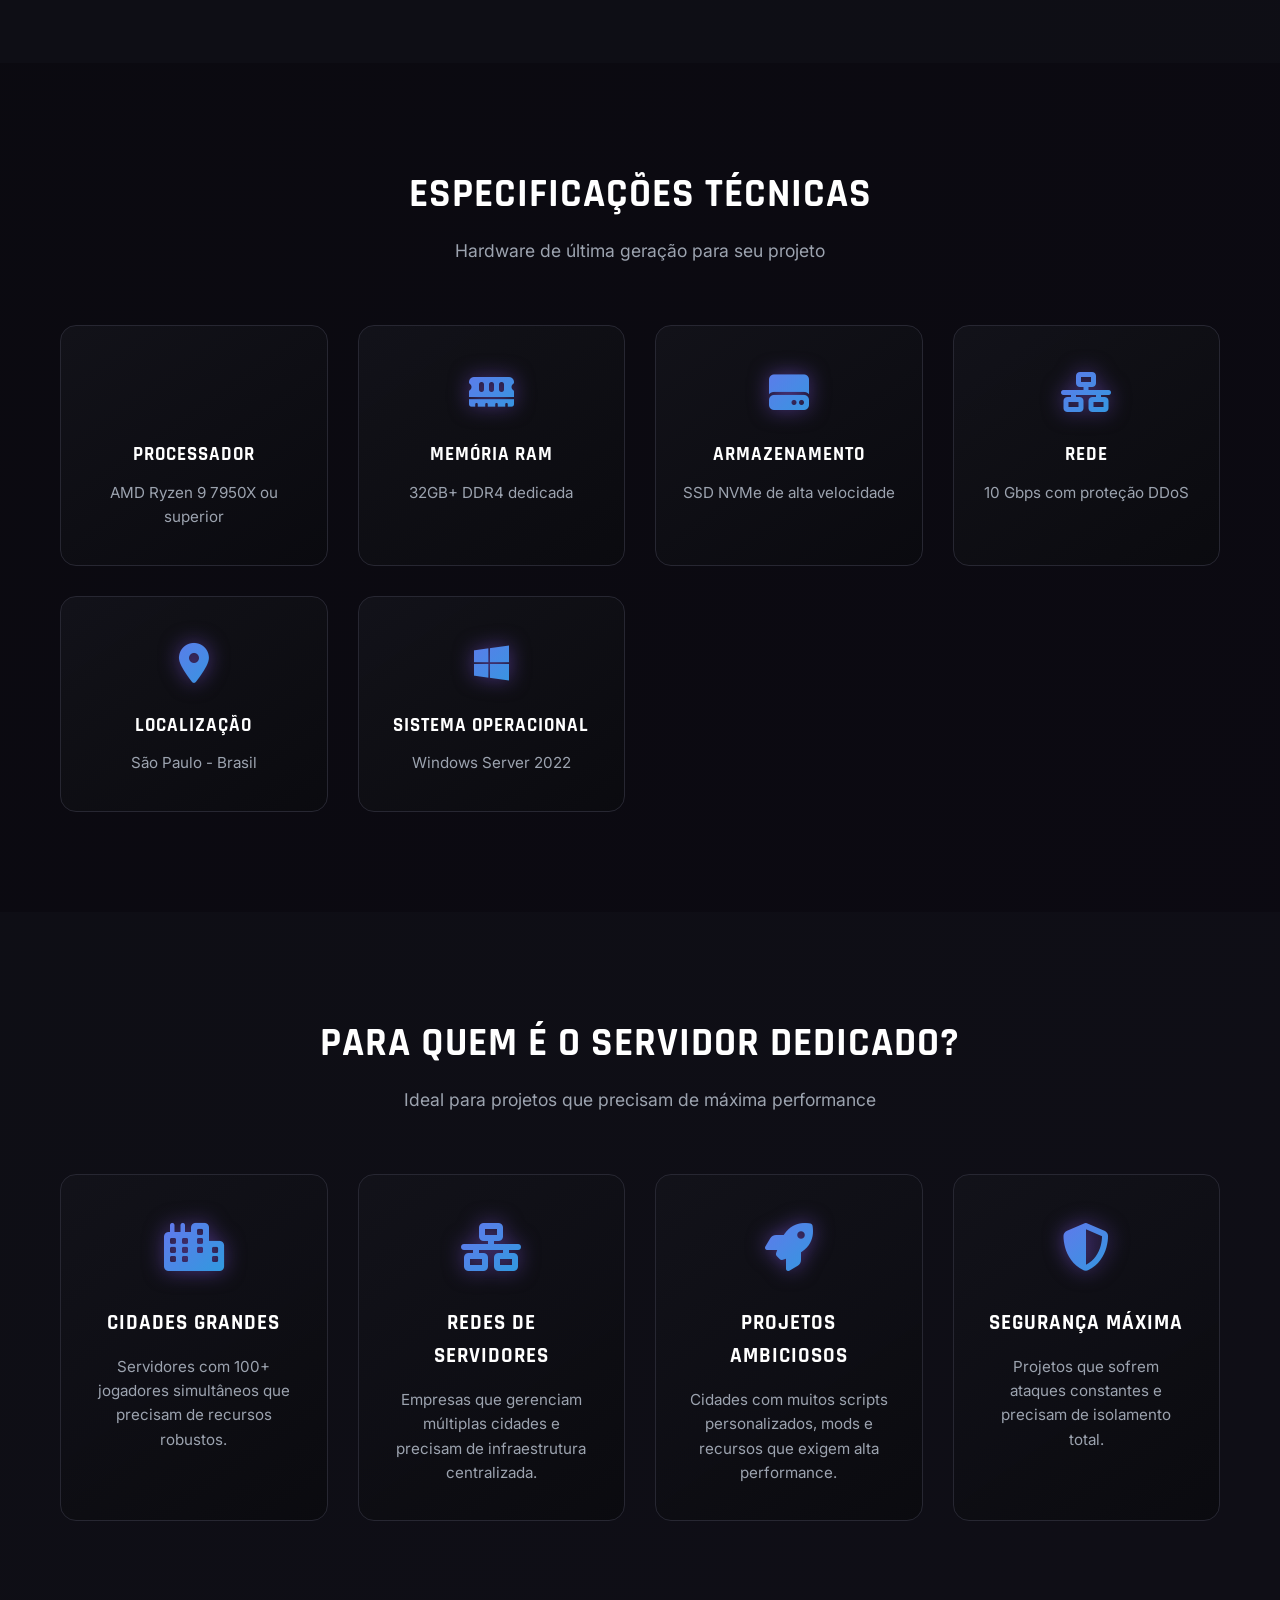
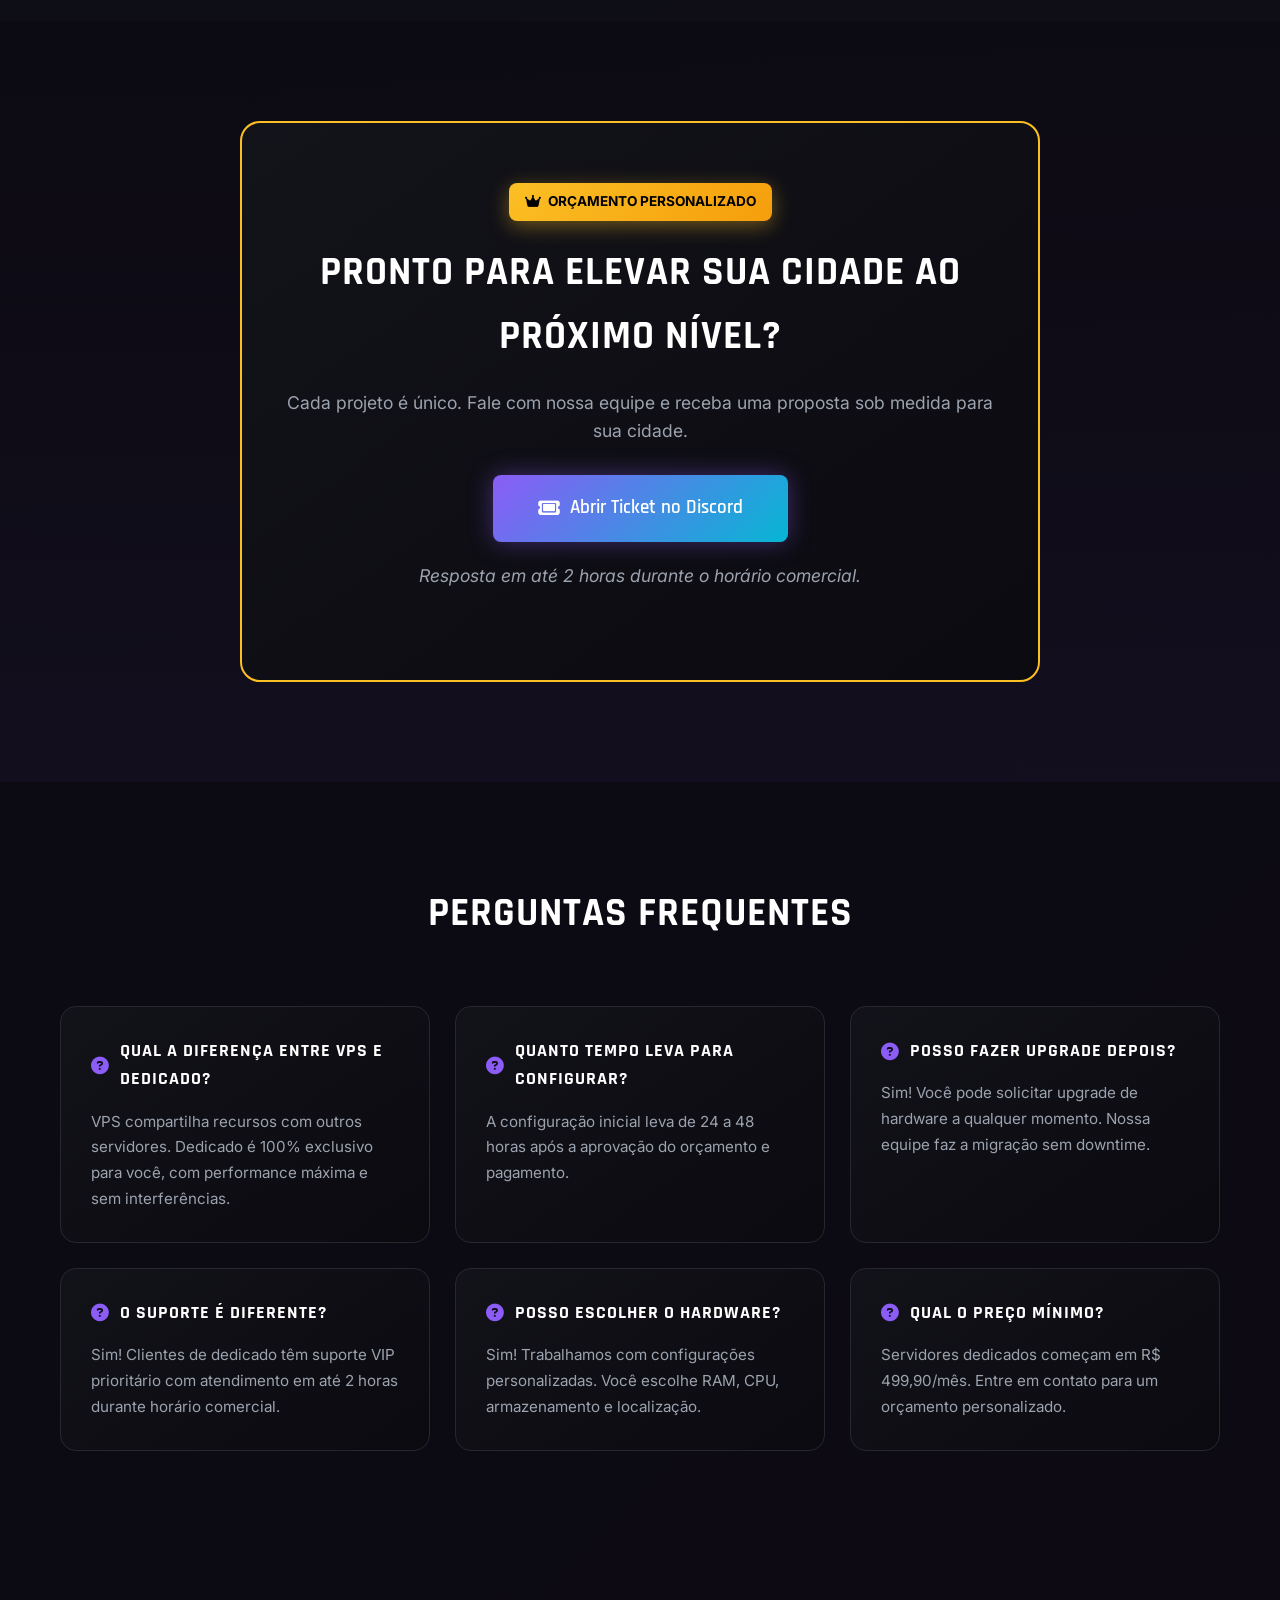
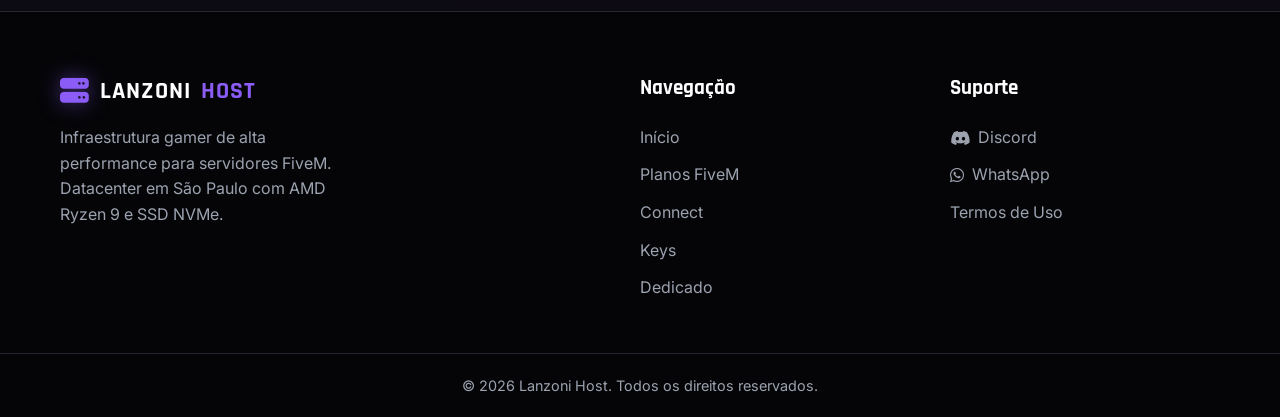
<file: dedicado.html>
<!DOCTYPE html>
<html lang="pt-BR">
<head>
    <meta charset="UTF-8">
    <meta name="viewport" content="width=device-width, initial-scale=1.0">
    <title>Servidor Dedicado FiveM | Lanzoni Host</title>
    <meta name="description" content="Servidor dedicado exclusivo para FiveM com hardware de ponta e suporte VIP.">
    <link rel="stylesheet" href="style.css">
    <link rel="preconnect" href="https://fonts.googleapis.com">
    <link href="https://fonts.googleapis.com/css2?family=Inter:wght@400;500;600;700&family=Rajdhani:wght@500;600;700&display=swap" rel="stylesheet">
    <link rel="stylesheet" href="https://cdnjs.cloudflare.com/ajax/libs/font-awesome/6.4.0/css/all.min.css">
</head>
<body>
    <!-- HEADER -->
    <header class="header">
        <div class="container header-content">
            <a href="index.html" class="logo">
                <i class="fa-solid fa-server logo-icon"></i>
                LANZONI<span>HOST</span>
            </a>
            <nav class="nav">
                <a href="index.html" class="nav-link">Início</a>
                
                <!-- Dropdown Planos FiveM -->
                <div class="dropdown">
                    <button class="dropdown-btn" id="dropdownBtn" type="button">
                        <i class="fa-solid fa-crown" style="color: #fbbf24;"></i> Planos FiveM
                        <i class="fa-solid fa-chevron-down" style="font-size: 0.7rem;"></i>
                    </button>
                    <div class="dropdown-menu" id="dropdownMenu">
                        <a href="fivem.html"><i class="fa-solid fa-server"></i> Hospedagem VPS</a>
                        <a href="connect.html"><i class="fa-solid fa-globe"></i> Connect Personalizado</a>
                        <a href="keys.html"><i class="fa-solid fa-key"></i> Keys FiveM</a>
                        <a href="dedicado.html"><i class="fa-solid fa-server"></i> Servidor Dedicado</a>
                    </div>
                </div>

                <a href="https://discord.gg/SEU_LINK" target="_blank" class="nav-link">
                    <i class="fa-brands fa-discord"></i> Discord
                </a>
                <a href="#area-cliente" class="btn-account">
                    <i class="fa-solid fa-user"></i> Acessar Conta
                </a>
            </nav>
            <button class="mobile-toggle" aria-label="Menu">
                <i class="fa-solid fa-bars"></i>
            </button>
        </div>
    </header>

    <!-- HERO DEDICADO -->
    <section class="hero-dedicado">
        <div class="hero-content container">
            <div class="badge-gold animate-on-scroll">
                <i class="fa-solid fa-crown"></i> PREMIUM
            </div>
            <h1 class="animate-on-scroll animate-delay-1">
                Servidor <span class="highlight">Dedicado</span> FiveM
            </h1>
            <p class="animate-on-scroll animate-delay-2">
                Hardware 100% exclusivo para sua cidade. Máximo desempenho, recursos personalizados e ambiente isolado para projetos de grande porte.
            </p>
            <div class="hero-buttons animate-on-scroll animate-delay-3">
                <a href="https://discord.gg/SEU_LINK" target="_blank" class="btn btn-primary btn-large">
                    <i class="fa-solid fa-ticket"></i> Solicitar Orçamento
                </a>
            </div>
        </div>
    </section>

    <!-- POR QUE DEDICADO -->
    <section class="dedicado-benefits">
        <div class="container">
            <h2 class="section-title animate-on-scroll">Por que escolher um Dedicado?</h2>
            <p class="section-subtitle animate-on-scroll">Performance máxima sem compartilhamento de recursos</p>
            
            <div class="benefits-grid">
                <div class="benefit-card animate-on-scroll">
                    <div class="benefit-icon">
                        <i class="fa-solid fa-server"></i>
                    </div>
                    <h3>Hardware Exclusivo</h3>
                    <p>Nenhum compartilhamento de recursos. Performance pura e dedicada 100% ao seu servidor.</p>
                </div>
                <div class="benefit-card animate-on-scroll animate-delay-1">
                    <div class="benefit-icon">
                        <i class="fa-solid fa-bolt"></i>
                    </div>
                    <h3>Máximo Desempenho</h3>
                    <p>CPU dedicada, RAM isolada e NVMe de alta velocidade para a melhor experiência dos jogadores.</p>
                </div>
                <div class="benefit-card animate-on-scroll animate-delay-2">
                    <div class="benefit-icon">
                        <i class="fa-solid fa-sliders"></i>
                    </div>
                    <h3>Recursos Personalizados</h3>
                    <p>Escolha exatamente o que seu projeto precisa: RAM, CPU, armazenamento e localização.</p>
                </div>
                <div class="benefit-card animate-on-scroll animate-delay-3">
                    <div class="benefit-icon">
                        <i class="fa-solid fa-lock"></i>
                    </div>
                    <h3>Ambiente Isolado</h3>
                    <p>Segurança máxima e estabilidade garantida. Seu servidor em um ambiente totalmente isolado.</p>
                </div>
                <div class="benefit-card animate-on-scroll animate-delay-4">
                    <div class="benefit-icon">
                        <i class="fa-solid fa-user-tie"></i>
                    </div>
                    <h3>Suporte VIP</h3>
                    <p>Atendimento prioritário com especialista em FiveM. Resposta rápida e solução eficiente.</p>
                </div>
                <div class="benefit-card animate-on-scroll animate-delay-5">
                    <div class="benefit-icon">
                        <i class="fa-solid fa-database"></i>
                    </div>
                    <h3>Backups Diários</h3>
                    <p>Seus dados sempre protegidos com backups automáticos e restauração fácil a qualquer momento.</p>
                </div>
            </div>
        </div>
    </section>

    <!-- ESPECIFICAÇÕES -->
    <section class="dedicado-specs">
        <div class="container">
            <h2 class="section-title animate-on-scroll">Especificações Técnicas</h2>
            <p class="section-subtitle animate-on-scroll">Hardware de última geração para seu projeto</p>
            
            <div class="specs-grid">
                <div class="spec-card animate-on-scroll">
                    <div class="spec-icon">
                        <i class="fa-brands fa-amd"></i>
                    </div>
                    <h3>Processador</h3>
                    <p>AMD Ryzen 9 7950X ou superior</p>
                </div>
                <div class="spec-card animate-on-scroll animate-delay-1">
                    <div class="spec-icon">
                        <i class="fa-solid fa-memory"></i>
                    </div>
                    <h3>Memória RAM</h3>
                    <p>32GB+ DDR4 dedicada</p>
                </div>
                <div class="spec-card animate-on-scroll animate-delay-2">
                    <div class="spec-icon">
                        <i class="fa-solid fa-hard-drive"></i>
                    </div>
                    <h3>Armazenamento</h3>
                    <p>SSD NVMe de alta velocidade</p>
                </div>
                <div class="spec-card animate-on-scroll animate-delay-3">
                    <div class="spec-icon">
                        <i class="fa-solid fa-network-wired"></i>
                    </div>
                    <h3>Rede</h3>
                    <p>10 Gbps com proteção DDoS</p>
                </div>
                <div class="spec-card animate-on-scroll animate-delay-4">
                    <div class="spec-icon">
                        <i class="fa-solid fa-location-dot"></i>
                    </div>
                    <h3>Localização</h3>
                    <p>São Paulo - Brasil</p>
                </div>
                <div class="spec-card animate-on-scroll animate-delay-5">
                    <div class="spec-icon">
                        <i class="fa-brands fa-windows"></i>
                    </div>
                    <h3>Sistema Operacional</h3>
                    <p>Windows Server 2022</p>
                </div>
            </div>
        </div>
    </section>

    <!-- PARA QUEM É -->
    <section class="dedicado-para-quem">
        <div class="container">
            <h2 class="section-title animate-on-scroll">Para quem é o Servidor Dedicado?</h2>
            <p class="section-subtitle animate-on-scroll">Ideal para projetos que precisam de máxima performance</p>
            
            <div class="para-quem-grid">
                <div class="para-quem-card animate-on-scroll">
                    <div class="para-quem-icon">
                        <i class="fa-solid fa-city"></i>
                    </div>
                    <h3>Cidades Grandes</h3>
                    <p>Servidores com 100+ jogadores simultâneos que precisam de recursos robustos.</p>
                </div>
                <div class="para-quem-card animate-on-scroll animate-delay-1">
                    <div class="para-quem-icon">
                        <i class="fa-solid fa-network-wired"></i>
                    </div>
                    <h3>Redes de Servidores</h3>
                    <p>Empresas que gerenciam múltiplas cidades e precisam de infraestrutura centralizada.</p>
                </div>
                <div class="para-quem-card animate-on-scroll animate-delay-2">
                    <div class="para-quem-icon">
                        <i class="fa-solid fa-rocket"></i>
                    </div>
                    <h3>Projetos Ambiciosos</h3>
                    <p>Cidades com muitos scripts personalizados, mods e recursos que exigem alta performance.</p>
                </div>
                <div class="para-quem-card animate-on-scroll animate-delay-3">
                    <div class="para-quem-icon">
                        <i class="fa-solid fa-shield-halved"></i>
                    </div>
                    <h3>Segurança Máxima</h3>
                    <p>Projetos que sofrem ataques constantes e precisam de isolamento total.</p>
                </div>
            </div>
        </div>
    </section>

    <!-- CTA ORÇAMENTO -->
    <section class="cta-dedicado">
        <div class="container">
            <div class="cta-box animate-on-scroll">
                <div class="badge-gold">
                    <i class="fa-solid fa-crown"></i> ORÇAMENTO PERSONALIZADO
                </div>
                <h2>Pronto para elevar sua cidade ao próximo nível?</h2>
                <p>Cada projeto é único. Fale com nossa equipe e receba uma proposta sob medida para sua cidade.</p>
                <a href="https://discord.gg/SEU_LINK" target="_blank" class="btn btn-primary btn-large">
                    <i class="fa-solid fa-ticket"></i> Abrir Ticket no Discord
                </a>
                <p class="cta-note">Resposta em até 2 horas durante o horário comercial.</p>
            </div>
        </div>
    </section>

    <!-- FAQ DEDICADO -->
    <section class="faq-section">
        <div class="container">
            <h2 class="section-title animate-on-scroll">Perguntas Frequentes</h2>
            <div class="faq-grid">
                <div class="faq-item animate-on-scroll">
                    <h3><i class="fa-solid fa-circle-question"></i> Qual a diferença entre VPS e Dedicado?</h3>
                    <p>VPS compartilha recursos com outros servidores. Dedicado é 100% exclusivo para você, com performance máxima e sem interferências.</p>
                </div>
                <div class="faq-item animate-on-scroll animate-delay-1">
                    <h3><i class="fa-solid fa-circle-question"></i> Quanto tempo leva para configurar?</h3>
                    <p>A configuração inicial leva de 24 a 48 horas após a aprovação do orçamento e pagamento.</p>
                </div>
                <div class="faq-item animate-on-scroll animate-delay-2">
                    <h3><i class="fa-solid fa-circle-question"></i> Posso fazer upgrade depois?</h3>
                    <p>Sim! Você pode solicitar upgrade de hardware a qualquer momento. Nossa equipe faz a migração sem downtime.</p>
                </div>
                <div class="faq-item animate-on-scroll animate-delay-3">
                    <h3><i class="fa-solid fa-circle-question"></i> O suporte é diferente?</h3>
                    <p>Sim! Clientes de dedicado têm suporte VIP prioritário com atendimento em até 2 horas durante horário comercial.</p>
                </div>
                <div class="faq-item animate-on-scroll animate-delay-4">
                    <h3><i class="fa-solid fa-circle-question"></i> Posso escolher o hardware?</h3>
                    <p>Sim! Trabalhamos com configurações personalizadas. Você escolhe RAM, CPU, armazenamento e localização.</p>
                </div>
                <div class="faq-item animate-on-scroll animate-delay-5">
                    <h3><i class="fa-solid fa-circle-question"></i> Qual o preço mínimo?</h3>
                    <p>Servidores dedicados começam em R$ 499,90/mês. Entre em contato para um orçamento personalizado.</p>
                </div>
            </div>
        </div>
    </section>

    <!-- FOOTER -->
    <footer class="footer">
        <div class="container footer-content">
            <div class="footer-brand">
                <div class="logo">
                    <i class="fa-solid fa-server logo-icon"></i>
                    LANZONI<span>HOST</span>
                </div>
                <p>Infraestrutura gamer de alta performance para servidores FiveM. Datacenter em São Paulo com AMD Ryzen 9 e SSD NVMe.</p>
            </div>
            <div class="footer-links">
                <h4>Navegação</h4>
                <a href="index.html">Início</a>
                <a href="fivem.html">Planos FiveM</a>
                <a href="connect.html">Connect</a>
                <a href="keys.html">Keys</a>
                <a href="dedicado.html">Dedicado</a>
            </div>
            <div class="footer-links">
                <h4>Suporte</h4>
                <a href="https://discord.gg/SEU_LINK" target="_blank"><i class="fa-brands fa-discord"></i> Discord</a>
                <a href="https://wa.me/5511999999999" target="_blank"><i class="fa-brands fa-whatsapp"></i> WhatsApp</a>
                <a href="#">Termos de Uso</a>
            </div>
        </div>
        <div class="footer-bottom">
            <p>&copy; 2026 Lanzoni Host. Todos os direitos reservados.</p>
        </div>
    </footer>

    <script src="main.js"></script>
</body>
</html>
</file>
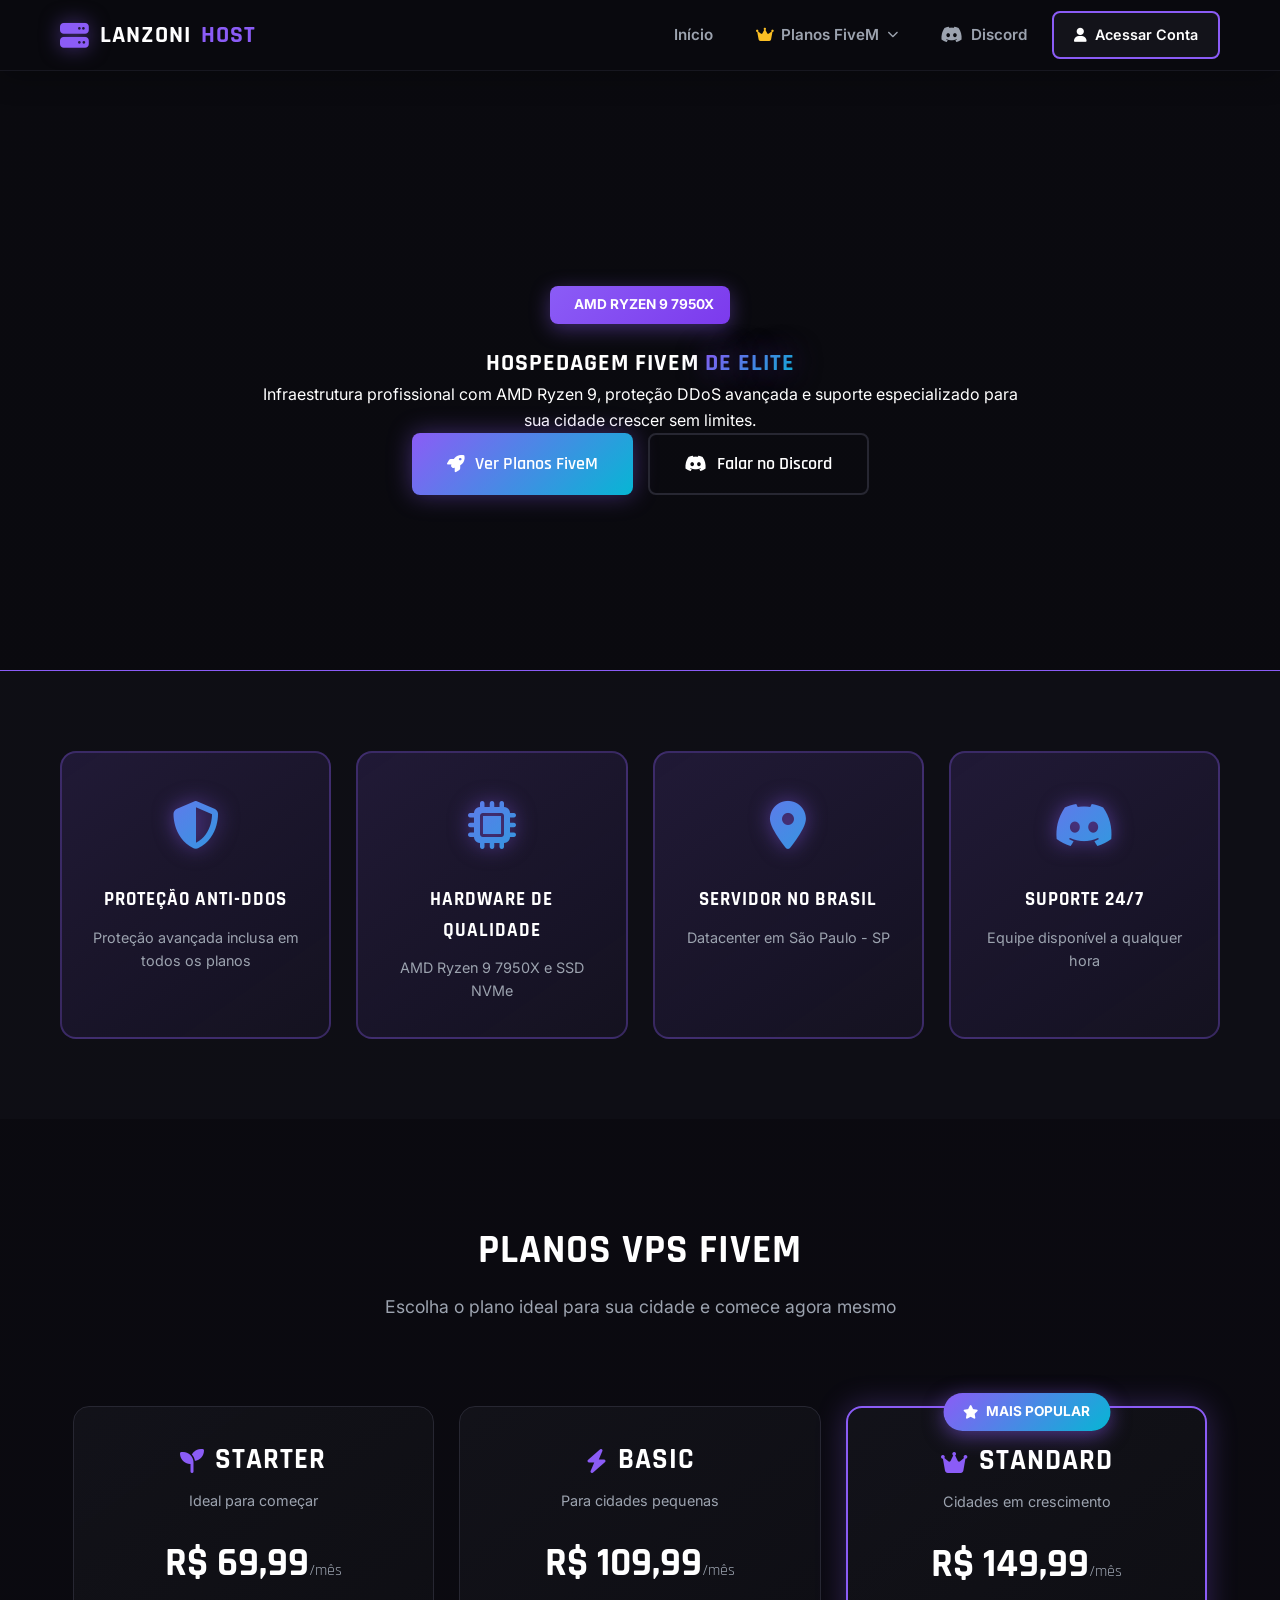
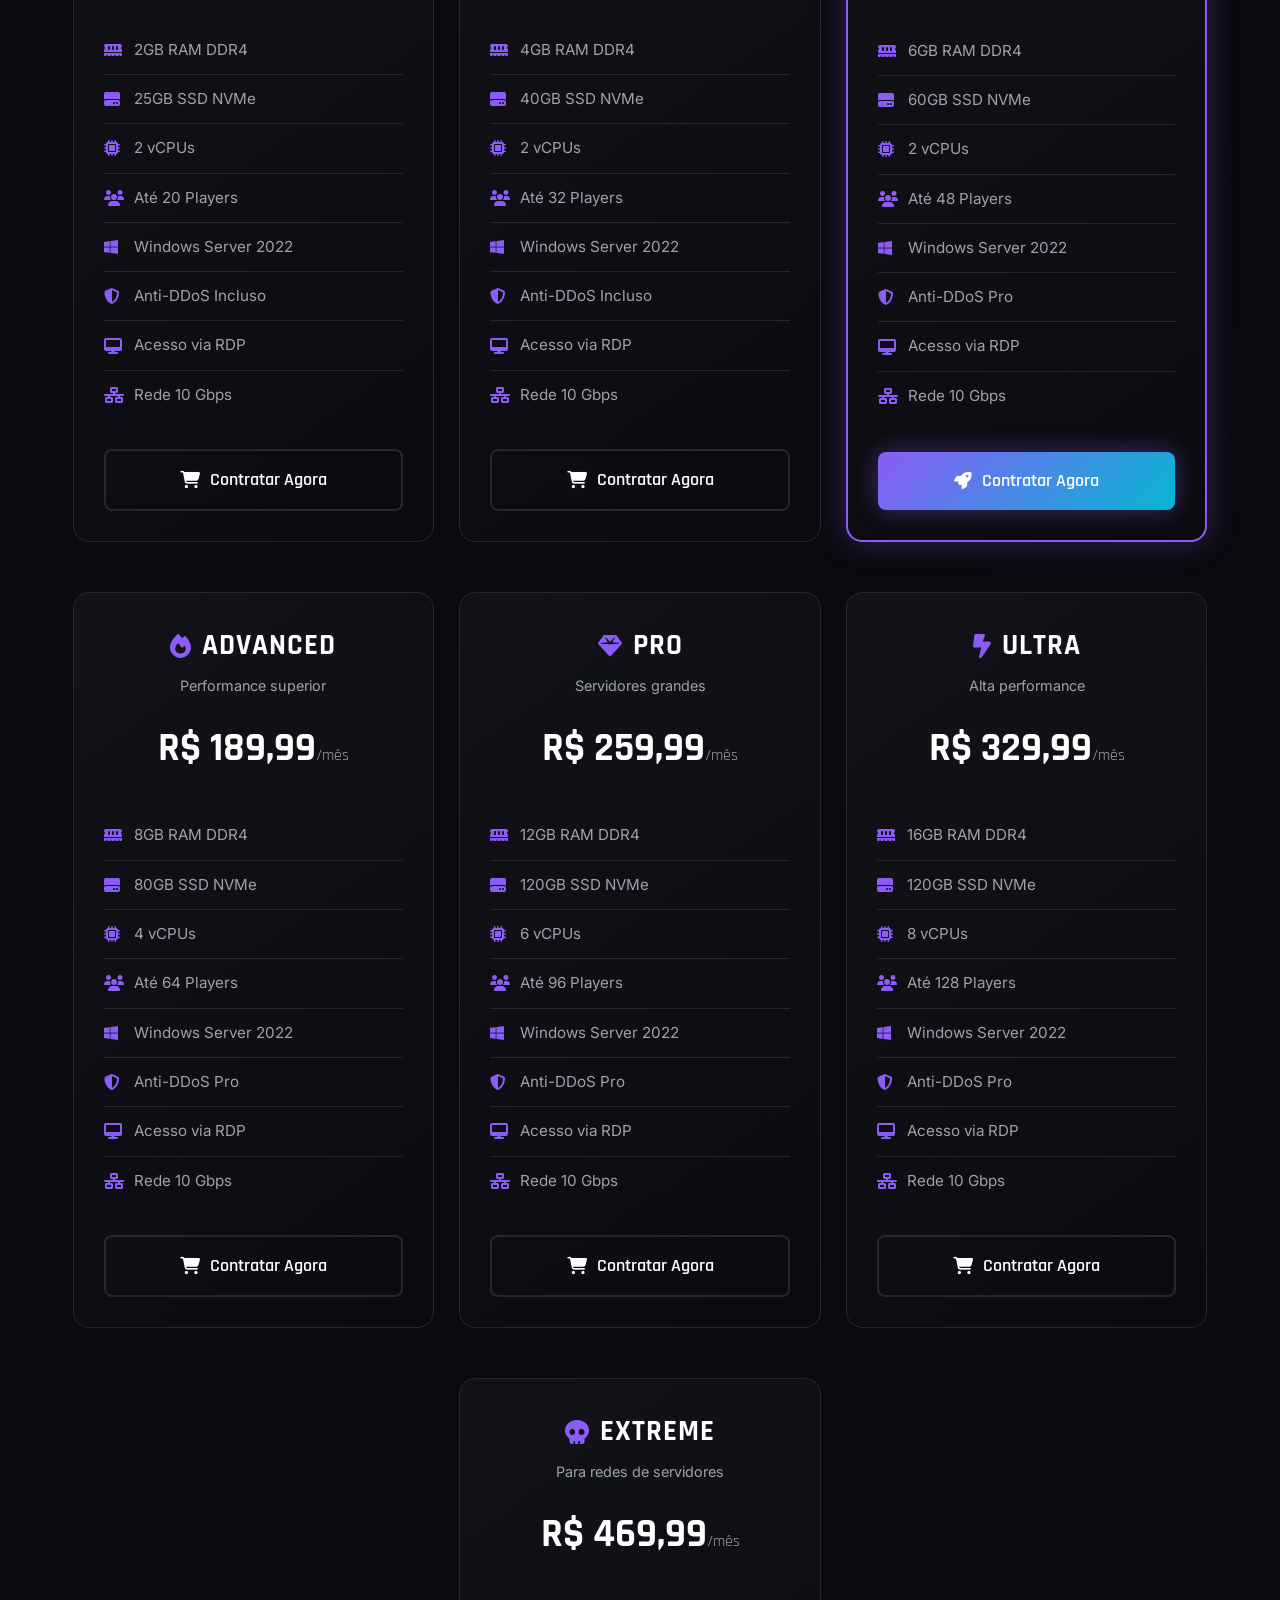
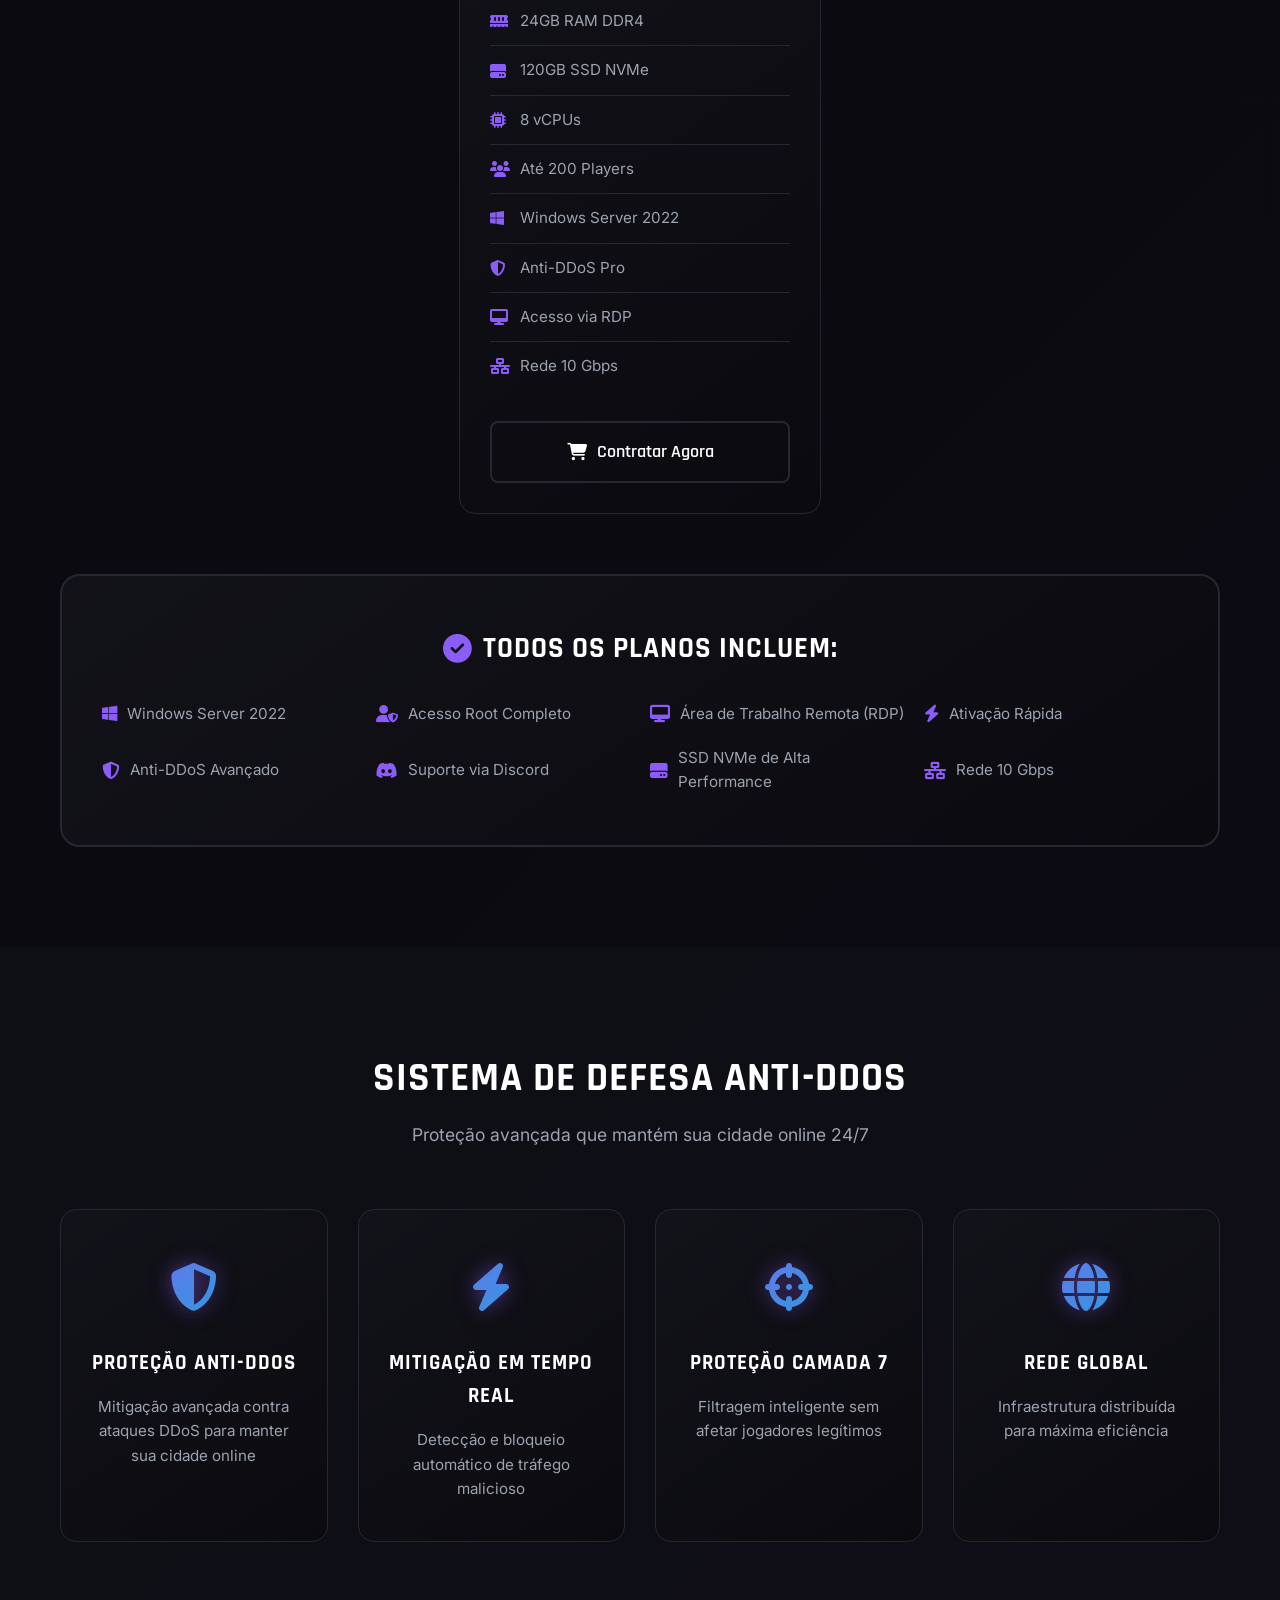
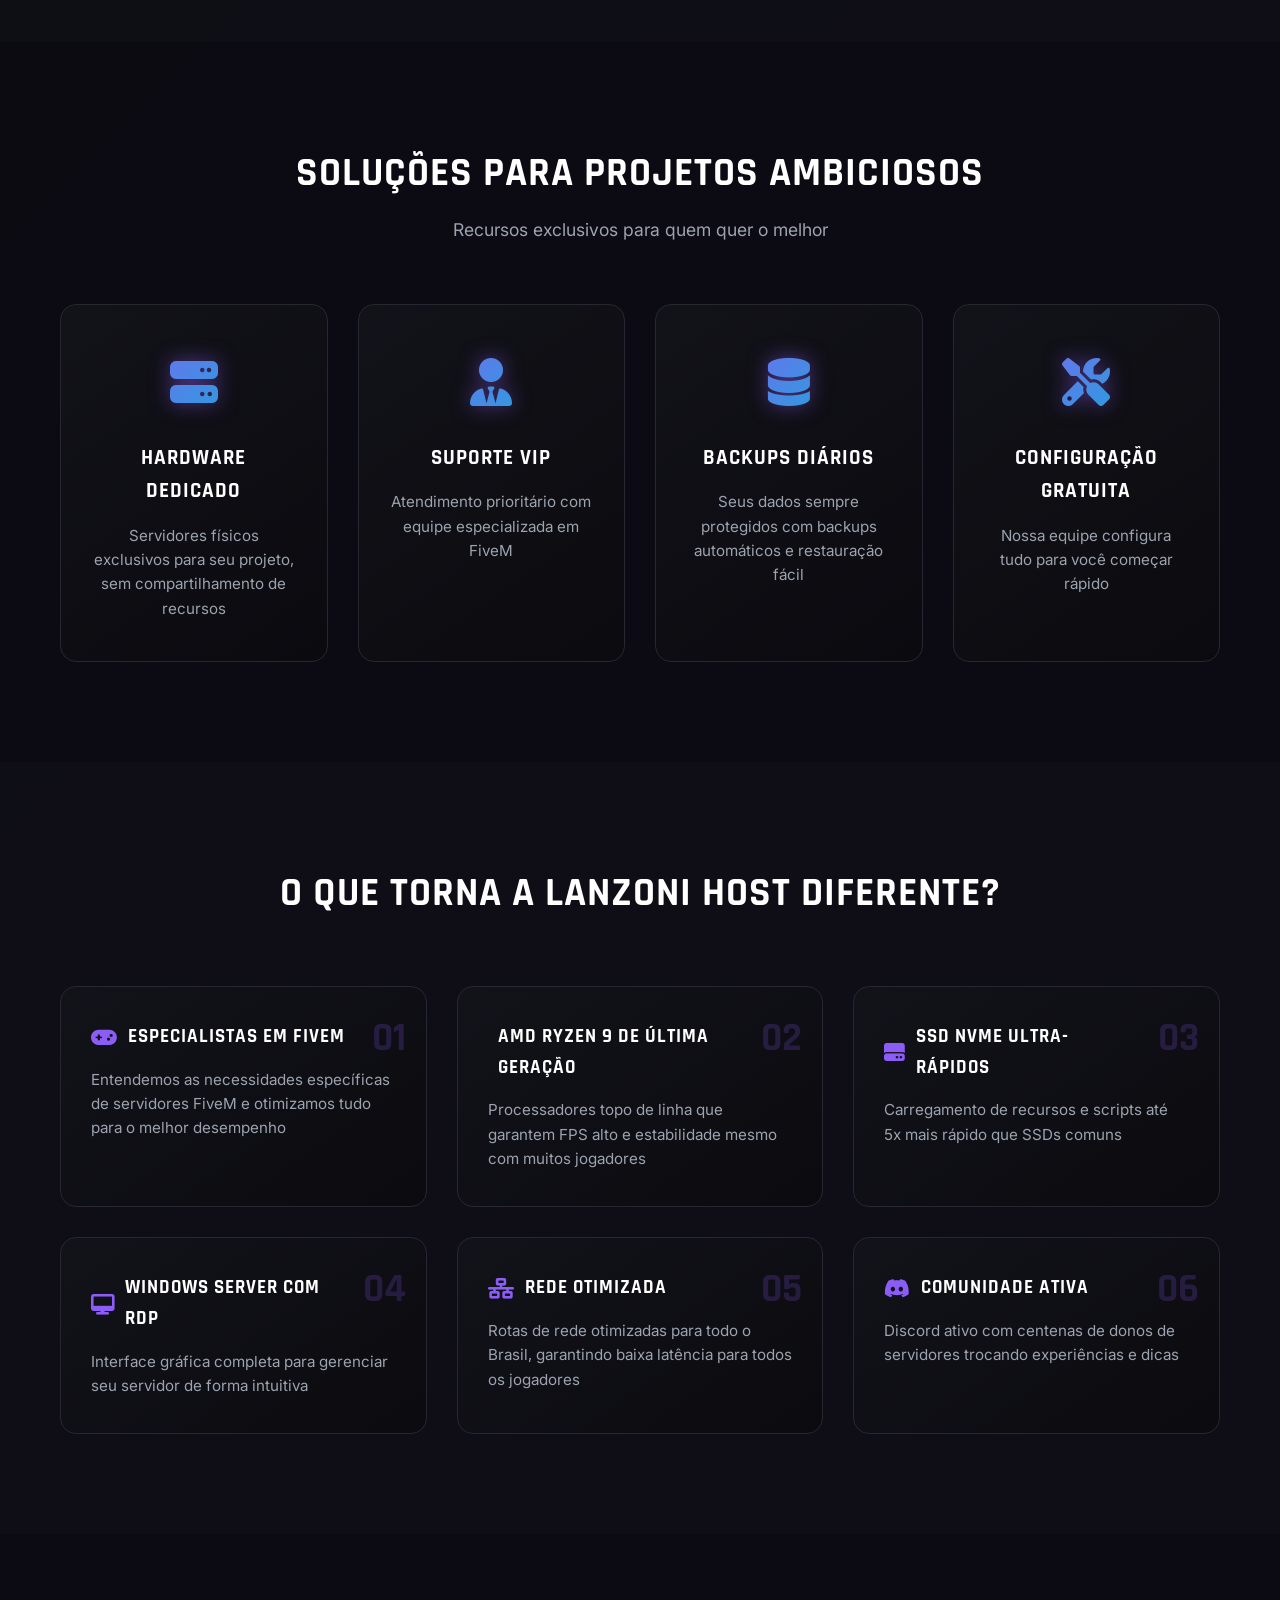
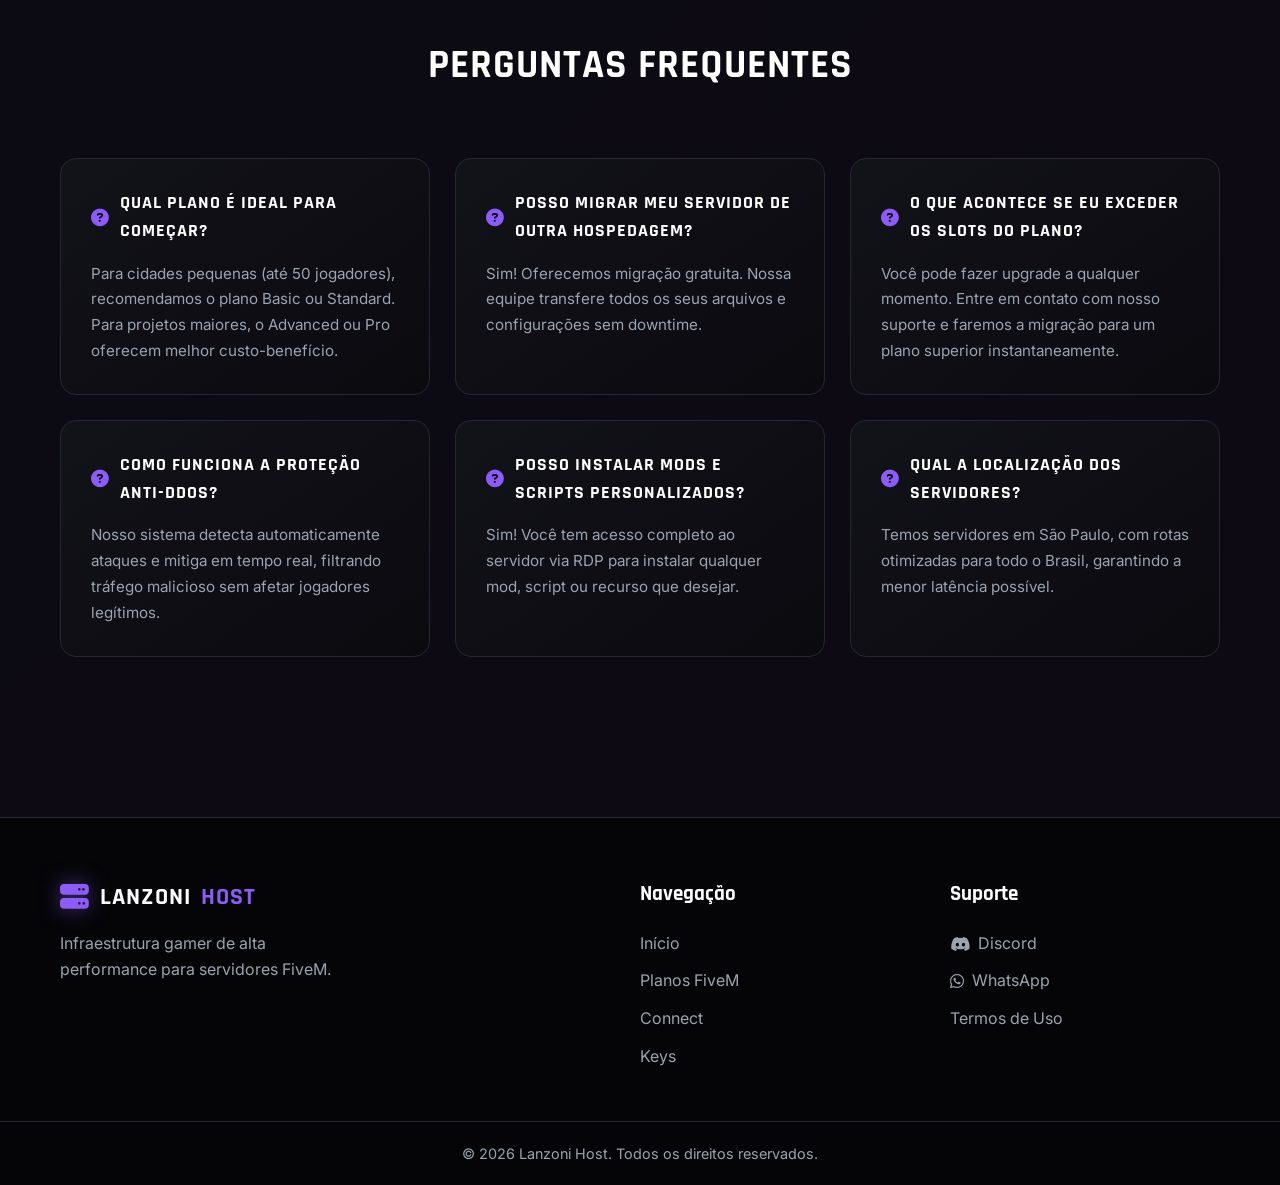
<file: fivem.html>
<!DOCTYPE html>
<html lang="pt-BR">
<head>
    <meta charset="UTF-8">
    <meta name="viewport" content="width=device-width, initial-scale=1.0">
    <title>Planos FiveM | Lanzoni Host</title>
    <meta name="description" content="Planos VPS FiveM com Windows Server, AMD Ryzen 9 7950X e datacenter em São Paulo.">
    <link rel="stylesheet" href="style.css">
    <link rel="preconnect" href="https://fonts.googleapis.com">
    <link href="https://fonts.googleapis.com/css2?family=Inter:wght@400;500;600;700&family=Rajdhani:wght@500;600;700&display=swap" rel="stylesheet">
    <link rel="stylesheet" href="https://cdnjs.cloudflare.com/ajax/libs/font-awesome/6.4.0/css/all.min.css">
</head>
<body>
    <!-- HEADER -->
    <header class="header">
        <div class="container header-content">
            <a href="index.html" class="logo">
                <i class="fa-solid fa-server logo-icon"></i>
                LANZONI<span>HOST</span>
            </a>
            <nav class="nav">
                <a href="index.html" class="nav-link">Início</a>
                
                <!-- Dropdown Planos FiveM -->
                <div class="dropdown">
                    <button class="dropdown-btn" id="dropdownBtn" type="button">
                        <i class="fa-solid fa-crown" style="color: #fbbf24;"></i> Planos FiveM
                        <i class="fa-solid fa-chevron-down" style="font-size: 0.7rem;"></i>
                    </button>
                    <div class="dropdown-menu" id="dropdownMenu">
                        <a href="fivem.html"><i class="fa-solid fa-server"></i> Hospedagem VPS</a>
                        <a href="connect.html"><i class="fa-solid fa-globe"></i> Connect Personalizado</a>
                        <a href="keys.html"><i class="fa-solid fa-key"></i> Keys FiveM</a>
                        <a href="dedicado.html"><i class="fa-solid fa-server"></i> Servidor Dedicado</a>
                    </div>
                </div>

                <a href="https://discord.gg/SEU_LINK" target="_blank" class="nav-link">
                    <i class="fa-brands fa-discord"></i> Discord
                </a>
                <a href="#area-cliente" class="btn-account">
                    <i class="fa-solid fa-user"></i> Acessar Conta
                </a>
            </nav>
            <button class="mobile-toggle" aria-label="Menu">
                <i class="fa-solid fa-bars"></i>
            </button>
        </div>
    </header>

    <!-- HERO FIVEM -->
    <section class="hero-fivem">
        <div class="hero-content container">
            <div class="badge-amd animate-on-scroll">
                <i class="fa-brands fa-amd"></i> AMD RYZEN 9 7950X
            </div>
            <h1 class="animate-on-scroll animate-delay-1">
                Hospedagem FiveM <span class="highlight">de Elite</span>
            </h1>
            <p class="animate-on-scroll animate-delay-2">
                Infraestrutura profissional com AMD Ryzen 9, proteção DDoS avançada e suporte especializado para sua cidade crescer sem limites.
            </p>
            <div class="hero-buttons animate-on-scroll animate-delay-3">
                <a href="#planos" class="btn btn-primary">
                    <i class="fa-solid fa-rocket"></i> Ver Planos FiveM
                </a>
                <a href="https://discord.gg/SEU_LINK" target="_blank" class="btn btn-outline">
                    <i class="fa-brands fa-discord"></i> Falar no Discord
                </a>
            </div>
        </div>
    </section>

    <!-- STATS -->
    <section class="stats-section">
        <div class="container">
            <div class="stats-grid">
                <div class="stat-card animate-on-scroll">
                    <div class="stat-icon">
                        <i class="fa-solid fa-shield-halved"></i>
                    </div>
                    <h3>Proteção Anti-DDoS</h3>
                    <p>Proteção avançada inclusa em todos os planos</p>
                </div>
                <div class="stat-card animate-on-scroll animate-delay-1">
                    <div class="stat-icon">
                        <i class="fa-solid fa-microchip"></i>
                    </div>
                    <h3>Hardware de Qualidade</h3>
                    <p>AMD Ryzen 9 7950X e SSD NVMe</p>
                </div>
                <div class="stat-card animate-on-scroll animate-delay-2">
                    <div class="stat-icon">
                        <i class="fa-solid fa-location-dot"></i>
                    </div>
                    <h3>Servidor no Brasil</h3>
                    <p>Datacenter em São Paulo - SP</p>
                </div>
                <div class="stat-card animate-on-scroll animate-delay-3">
                    <div class="stat-icon">
                        <i class="fa-brands fa-discord"></i>
                    </div>
                    <h3>Suporte 24/7</h3>
                    <p>Equipe disponível a qualquer hora</p>
                </div>
            </div>
        </div>
    </section>

    <!-- PLANOS -->
    <section class="plans" id="planos">
        <div class="container">
            <h2 class="section-title animate-on-scroll">Planos VPS FiveM</h2>
            <p class="section-subtitle animate-on-scroll">Escolha o plano ideal para sua cidade e comece agora mesmo</p>
            
            <div class="tab-content active">
                <!-- Starter -->
                <div class="plan-card animate-on-scroll">
                    <div class="plan-header">
                        <h3><i class="fa-solid fa-seedling"></i> STARTER</h3>
                        <p>Ideal para começar</p>
                    </div>
                    <div class="plan-price">R$ 69,99<span>/mês</span></div>
                    <ul class="plan-features">
                        <li><i class="fa-solid fa-memory"></i> 2GB RAM DDR4</li>
                        <li><i class="fa-solid fa-hard-drive"></i> 25GB SSD NVMe</li>
                        <li><i class="fa-solid fa-microchip"></i> 2 vCPUs</li>
                        <li><i class="fa-solid fa-users"></i> Até 20 Players</li>
                        <li><i class="fa-brands fa-windows"></i> Windows Server 2022</li>
                        <li><i class="fa-solid fa-shield-halved"></i> Anti-DDoS Incluso</li>
                        <li><i class="fa-solid fa-desktop"></i> Acesso via RDP</li>
                        <li><i class="fa-solid fa-network-wired"></i> Rede 10 Gbps</li>
                    </ul>
                    <a href="https://discord.gg/SEU_LINK" target="_blank" class="btn btn-outline btn-full">
                        <i class="fa-solid fa-cart-shopping"></i> Contratar Agora
                    </a>
                </div>

                <!-- Basic -->
                <div class="plan-card animate-on-scroll animate-delay-1">
                    <div class="plan-header">
                        <h3><i class="fa-solid fa-bolt"></i> BASIC</h3>
                        <p>Para cidades pequenas</p>
                    </div>
                    <div class="plan-price">R$ 109,99<span>/mês</span></div>
                    <ul class="plan-features">
                        <li><i class="fa-solid fa-memory"></i> 4GB RAM DDR4</li>
                        <li><i class="fa-solid fa-hard-drive"></i> 40GB SSD NVMe</li>
                        <li><i class="fa-solid fa-microchip"></i> 2 vCPUs</li>
                        <li><i class="fa-solid fa-users"></i> Até 32 Players</li>
                        <li><i class="fa-brands fa-windows"></i> Windows Server 2022</li>
                        <li><i class="fa-solid fa-shield-halved"></i> Anti-DDoS Incluso</li>
                        <li><i class="fa-solid fa-desktop"></i> Acesso via RDP</li>
                        <li><i class="fa-solid fa-network-wired"></i> Rede 10 Gbps</li>
                    </ul>
                    <a href="https://discord.gg/SEU_LINK" target="_blank" class="btn btn-outline btn-full">
                        <i class="fa-solid fa-cart-shopping"></i> Contratar Agora
                    </a>
                </div>

                <!-- Standard (Popular) -->
                <div class="plan-card popular animate-on-scroll animate-delay-2">
                    <div class="badge">
                        <i class="fa-solid fa-star"></i> Mais Popular
                    </div>
                    <div class="plan-header">
                        <h3><i class="fa-solid fa-crown"></i> STANDARD</h3>
                        <p>Cidades em crescimento</p>
                    </div>
                    <div class="plan-price">R$ 149,99<span>/mês</span></div>
                    <ul class="plan-features">
                        <li><i class="fa-solid fa-memory"></i> 6GB RAM DDR4</li>
                        <li><i class="fa-solid fa-hard-drive"></i> 60GB SSD NVMe</li>
                        <li><i class="fa-solid fa-microchip"></i> 2 vCPUs</li>
                        <li><i class="fa-solid fa-users"></i> Até 48 Players</li>
                        <li><i class="fa-brands fa-windows"></i> Windows Server 2022</li>
                        <li><i class="fa-solid fa-shield-halved"></i> Anti-DDoS Pro</li>
                        <li><i class="fa-solid fa-desktop"></i> Acesso via RDP</li>
                        <li><i class="fa-solid fa-network-wired"></i> Rede 10 Gbps</li>
                    </ul>
                    <a href="https://discord.gg/SEU_LINK" target="_blank" class="btn btn-primary btn-full">
                        <i class="fa-solid fa-rocket"></i> Contratar Agora
                    </a>
                </div>

                <!-- Advanced -->
                <div class="plan-card animate-on-scroll animate-delay-3">
                    <div class="plan-header">
                        <h3><i class="fa-solid fa-fire"></i> ADVANCED</h3>
                        <p>Performance superior</p>
                    </div>
                    <div class="plan-price">R$ 189,99<span>/mês</span></div>
                    <ul class="plan-features">
                        <li><i class="fa-solid fa-memory"></i> 8GB RAM DDR4</li>
                        <li><i class="fa-solid fa-hard-drive"></i> 80GB SSD NVMe</li>
                        <li><i class="fa-solid fa-microchip"></i> 4 vCPUs</li>
                        <li><i class="fa-solid fa-users"></i> Até 64 Players</li>
                        <li><i class="fa-brands fa-windows"></i> Windows Server 2022</li>
                        <li><i class="fa-solid fa-shield-halved"></i> Anti-DDoS Pro</li>
                        <li><i class="fa-solid fa-desktop"></i> Acesso via RDP</li>
                        <li><i class="fa-solid fa-network-wired"></i> Rede 10 Gbps</li>
                    </ul>
                    <a href="https://discord.gg/SEU_LINK" target="_blank" class="btn btn-outline btn-full">
                        <i class="fa-solid fa-cart-shopping"></i> Contratar Agora
                    </a>
                </div>

                <!-- Pro -->
                <div class="plan-card animate-on-scroll animate-delay-4">
                    <div class="plan-header">
                        <h3><i class="fa-solid fa-gem"></i> PRO</h3>
                        <p>Servidores grandes</p>
                    </div>
                    <div class="plan-price">R$ 259,99<span>/mês</span></div>
                    <ul class="plan-features">
                        <li><i class="fa-solid fa-memory"></i> 12GB RAM DDR4</li>
                        <li><i class="fa-solid fa-hard-drive"></i> 120GB SSD NVMe</li>
                        <li><i class="fa-solid fa-microchip"></i> 6 vCPUs</li>
                        <li><i class="fa-solid fa-users"></i> Até 96 Players</li>
                        <li><i class="fa-brands fa-windows"></i> Windows Server 2022</li>
                        <li><i class="fa-solid fa-shield-halved"></i> Anti-DDoS Pro</li>
                        <li><i class="fa-solid fa-desktop"></i> Acesso via RDP</li>
                        <li><i class="fa-solid fa-network-wired"></i> Rede 10 Gbps</li>
                    </ul>
                    <a href="https://discord.gg/SEU_LINK" target="_blank" class="btn btn-outline btn-full">
                        <i class="fa-solid fa-cart-shopping"></i> Contratar Agora
                    </a>
                </div>

                <!-- Ultra -->
                <div class="plan-card animate-on-scroll animate-delay-5">
                    <div class="plan-header">
                        <h3><i class="fa-solid fa-bolt-lightning"></i> ULTRA</h3>
                        <p>Alta performance</p>
                    </div>
                    <div class="plan-price">R$ 329,99<span>/mês</span></div>
                    <ul class="plan-features">
                        <li><i class="fa-solid fa-memory"></i> 16GB RAM DDR4</li>
                        <li><i class="fa-solid fa-hard-drive"></i> 120GB SSD NVMe</li>
                        <li><i class="fa-solid fa-microchip"></i> 8 vCPUs</li>
                        <li><i class="fa-solid fa-users"></i> Até 128 Players</li>
                        <li><i class="fa-brands fa-windows"></i> Windows Server 2022</li>
                        <li><i class="fa-solid fa-shield-halved"></i> Anti-DDoS Pro</li>
                        <li><i class="fa-solid fa-desktop"></i> Acesso via RDP</li>
                        <li><i class="fa-solid fa-network-wired"></i> Rede 10 Gbps</li>
                    </ul>
                    <a href="https://discord.gg/SEU_LINK" target="_blank" class="btn btn-outline btn-full">
                        <i class="fa-solid fa-cart-shopping"></i> Contratar Agora
                    </a>
                </div>

                <!-- Extreme -->
                <div class="plan-card animate-on-scroll animate-delay-6">
                    <div class="plan-header">
                        <h3><i class="fa-solid fa-skull"></i> EXTREME</h3>
                        <p>Para redes de servidores</p>
                    </div>
                    <div class="plan-price">R$ 469,99<span>/mês</span></div>
                    <ul class="plan-features">
                        <li><i class="fa-solid fa-memory"></i> 24GB RAM DDR4</li>
                        <li><i class="fa-solid fa-hard-drive"></i> 120GB SSD NVMe</li>
                        <li><i class="fa-solid fa-microchip"></i> 8 vCPUs</li>
                        <li><i class="fa-solid fa-users"></i> Até 200 Players</li>
                        <li><i class="fa-brands fa-windows"></i> Windows Server 2022</li>
                        <li><i class="fa-solid fa-shield-halved"></i> Anti-DDoS Pro</li>
                        <li><i class="fa-solid fa-desktop"></i> Acesso via RDP</li>
                        <li><i class="fa-solid fa-network-wired"></i> Rede 10 Gbps</li>
                    </ul>
                    <a href="https://discord.gg/SEU_LINK" target="_blank" class="btn btn-outline btn-full">
                        <i class="fa-solid fa-cart-shopping"></i> Contratar Agora
                    </a>
                </div>
            </div>

            <!-- Todos os planos incluem -->
            <div class="all-plans-include animate-on-scroll">
                <h3><i class="fa-solid fa-check-circle"></i> Todos os planos incluem:</h3>
                <div class="include-grid">
                    <span><i class="fa-brands fa-windows"></i> Windows Server 2022</span>
                    <span><i class="fa-solid fa-user-shield"></i> Acesso Root Completo</span>
                    <span><i class="fa-solid fa-desktop"></i> Área de Trabalho Remota (RDP)</span>
                    <span><i class="fa-solid fa-bolt"></i> Ativação Rápida</span>
                    <span><i class="fa-solid fa-shield-halved"></i> Anti-DDoS Avançado</span>
                    <span><i class="fa-brands fa-discord"></i> Suporte via Discord</span>
                    <span><i class="fa-solid fa-hard-drive"></i> SSD NVMe de Alta Performance</span>
                    <span><i class="fa-solid fa-network-wired"></i> Rede 10 Gbps</span>
                </div>
            </div>
        </div>
    </section>

    <!-- ANTI-DDoS -->
    <section class="anti-ddos-section">
        <div class="container">
            <h2 class="section-title animate-on-scroll">Sistema de Defesa Anti-DDoS</h2>
            <p class="section-subtitle animate-on-scroll">Proteção avançada que mantém sua cidade online 24/7</p>
            <div class="ddos-grid">
                <div class="ddos-card animate-on-scroll">
                    <div class="ddos-icon">
                        <i class="fa-solid fa-shield-halved"></i>
                    </div>
                    <h3>Proteção Anti-DDoS</h3>
                    <p>Mitigação avançada contra ataques DDoS para manter sua cidade online</p>
                </div>
                <div class="ddos-card animate-on-scroll animate-delay-1">
                    <div class="ddos-icon">
                        <i class="fa-solid fa-bolt"></i>
                    </div>
                    <h3>Mitigação em Tempo Real</h3>
                    <p>Detecção e bloqueio automático de tráfego malicioso</p>
                </div>
                <div class="ddos-card animate-on-scroll animate-delay-2">
                    <div class="ddos-icon">
                        <i class="fa-solid fa-crosshairs"></i>
                    </div>
                    <h3>Proteção Camada 7</h3>
                    <p>Filtragem inteligente sem afetar jogadores legítimos</p>
                </div>
                <div class="ddos-card animate-on-scroll animate-delay-3">
                    <div class="ddos-icon">
                        <i class="fa-solid fa-globe"></i>
                    </div>
                    <h3>Rede Global</h3>
                    <p>Infraestrutura distribuída para máxima eficiência</p>
                </div>
            </div>
        </div>
    </section>

    <!-- SOLUÇÕES -->
    <section class="solutions-section">
        <div class="container">
            <h2 class="section-title animate-on-scroll">Soluções para Projetos Ambiciosos</h2>
            <p class="section-subtitle animate-on-scroll">Recursos exclusivos para quem quer o melhor</p>
            <div class="solutions-grid">
                <div class="solution-card animate-on-scroll">
                    <div class="solution-icon">
                        <i class="fa-solid fa-server"></i>
                    </div>
                    <h3>Hardware Dedicado</h3>
                    <p>Servidores físicos exclusivos para seu projeto, sem compartilhamento de recursos</p>
                </div>
                <div class="solution-card animate-on-scroll animate-delay-1">
                    <div class="solution-icon">
                        <i class="fa-solid fa-user-tie"></i>
                    </div>
                    <h3>Suporte VIP</h3>
                    <p>Atendimento prioritário com equipe especializada em FiveM</p>
                </div>
                <div class="solution-card animate-on-scroll animate-delay-2">
                    <div class="solution-icon">
                        <i class="fa-solid fa-database"></i>
                    </div>
                    <h3>Backups Diários</h3>
                    <p>Seus dados sempre protegidos com backups automáticos e restauração fácil</p>
                </div>
                <div class="solution-card animate-on-scroll animate-delay-3">
                    <div class="solution-icon">
                        <i class="fa-solid fa-screwdriver-wrench"></i>
                    </div>
                    <h3>Configuração Gratuita</h3>
                    <p>Nossa equipe configura tudo para você começar rápido</p>
                </div>
            </div>
        </div>
    </section>

    <!-- DIFERENCIAIS -->
    <section class="why-fivem">
        <div class="container">
            <h2 class="section-title animate-on-scroll">O Que Torna a Lanzoni Host Diferente?</h2>
            <div class="diff-grid">
                <div class="diff-card animate-on-scroll">
                    <div class="diff-number">01</div>
                    <h3><i class="fa-solid fa-gamepad"></i> Especialistas em FiveM</h3>
                    <p>Entendemos as necessidades específicas de servidores FiveM e otimizamos tudo para o melhor desempenho</p>
                </div>
                <div class="diff-card animate-on-scroll animate-delay-1">
                    <div class="diff-number">02</div>
                    <h3><i class="fa-brands fa-amd"></i> AMD Ryzen 9 de Última Geração</h3>
                    <p>Processadores topo de linha que garantem FPS alto e estabilidade mesmo com muitos jogadores</p>
                </div>
                <div class="diff-card animate-on-scroll animate-delay-2">
                    <div class="diff-number">03</div>
                    <h3><i class="fa-solid fa-hard-drive"></i> SSD NVMe Ultra-Rápidos</h3>
                    <p>Carregamento de recursos e scripts até 5x mais rápido que SSDs comuns</p>
                </div>
                <div class="diff-card animate-on-scroll animate-delay-3">
                    <div class="diff-number">04</div>
                    <h3><i class="fa-solid fa-desktop"></i> Windows Server com RDP</h3>
                    <p>Interface gráfica completa para gerenciar seu servidor de forma intuitiva</p>
                </div>
                <div class="diff-card animate-on-scroll animate-delay-4">
                    <div class="diff-number">05</div>
                    <h3><i class="fa-solid fa-network-wired"></i> Rede Otimizada</h3>
                    <p>Rotas de rede otimizadas para todo o Brasil, garantindo baixa latência para todos os jogadores</p>
                </div>
                <div class="diff-card animate-on-scroll animate-delay-5">
                    <div class="diff-number">06</div>
                    <h3><i class="fa-brands fa-discord"></i> Comunidade Ativa</h3>
                    <p>Discord ativo com centenas de donos de servidores trocando experiências e dicas</p>
                </div>
            </div>
        </div>
    </section>

    <!-- FAQ -->
    <section class="faq-section">
        <div class="container">
            <h2 class="section-title animate-on-scroll">Perguntas Frequentes</h2>
            <div class="faq-grid">
                <div class="faq-item animate-on-scroll">
                    <h3><i class="fa-solid fa-circle-question"></i> Qual plano é ideal para começar?</h3>
                    <p>Para cidades pequenas (até 50 jogadores), recomendamos o plano Basic ou Standard. Para projetos maiores, o Advanced ou Pro oferecem melhor custo-benefício.</p>
                </div>
                <div class="faq-item animate-on-scroll animate-delay-1">
                    <h3><i class="fa-solid fa-circle-question"></i> Posso migrar meu servidor de outra hospedagem?</h3>
                    <p>Sim! Oferecemos migração gratuita. Nossa equipe transfere todos os seus arquivos e configurações sem downtime.</p>
                </div>
                <div class="faq-item animate-on-scroll animate-delay-2">
                    <h3><i class="fa-solid fa-circle-question"></i> O que acontece se eu exceder os slots do plano?</h3>
                    <p>Você pode fazer upgrade a qualquer momento. Entre em contato com nosso suporte e faremos a migração para um plano superior instantaneamente.</p>
                </div>
                <div class="faq-item animate-on-scroll animate-delay-3">
                    <h3><i class="fa-solid fa-circle-question"></i> Como funciona a proteção Anti-DDoS?</h3>
                    <p>Nosso sistema detecta automaticamente ataques e mitiga em tempo real, filtrando tráfego malicioso sem afetar jogadores legítimos.</p>
                </div>
                <div class="faq-item animate-on-scroll animate-delay-4">
                    <h3><i class="fa-solid fa-circle-question"></i> Posso instalar mods e scripts personalizados?</h3>
                    <p>Sim! Você tem acesso completo ao servidor via RDP para instalar qualquer mod, script ou recurso que desejar.</p>
                </div>
                <div class="faq-item animate-on-scroll animate-delay-5">
                    <h3><i class="fa-solid fa-circle-question"></i> Qual a localização dos servidores?</h3>
                    <p>Temos servidores em São Paulo, com rotas otimizadas para todo o Brasil, garantindo a menor latência possível.</p>
                </div>
            </div>
        </div>
    </section>

    <!-- FOOTER -->
    <footer class="footer">
        <div class="container footer-content">
            <div class="footer-brand">
                <div class="logo">
                    <i class="fa-solid fa-server logo-icon"></i>
                    LANZONI<span>HOST</span>
                </div>
                <p>Infraestrutura gamer de alta performance para servidores FiveM.</p>
            </div>
            <div class="footer-links">
                <h4>Navegação</h4>
                <a href="index.html">Início</a>
                <a href="fivem.html">Planos FiveM</a>
                <a href="connect.html">Connect</a>
                <a href="keys.html">Keys</a>
            </div>
            <div class="footer-links">
                <h4>Suporte</h4>
                <a href="https://discord.gg/SEU_LINK" target="_blank"><i class="fa-brands fa-discord"></i> Discord</a>
                <a href="https://wa.me/5511999999999" target="_blank"><i class="fa-brands fa-whatsapp"></i> WhatsApp</a>
                <a href="#">Termos de Uso</a>
            </div>
        </div>
        <div class="footer-bottom">
            <p>&copy; 2026 Lanzoni Host. Todos os direitos reservados.</p>
        </div>
    </footer>

    <script src="main.js"></script>
</body>
</html>
</file>
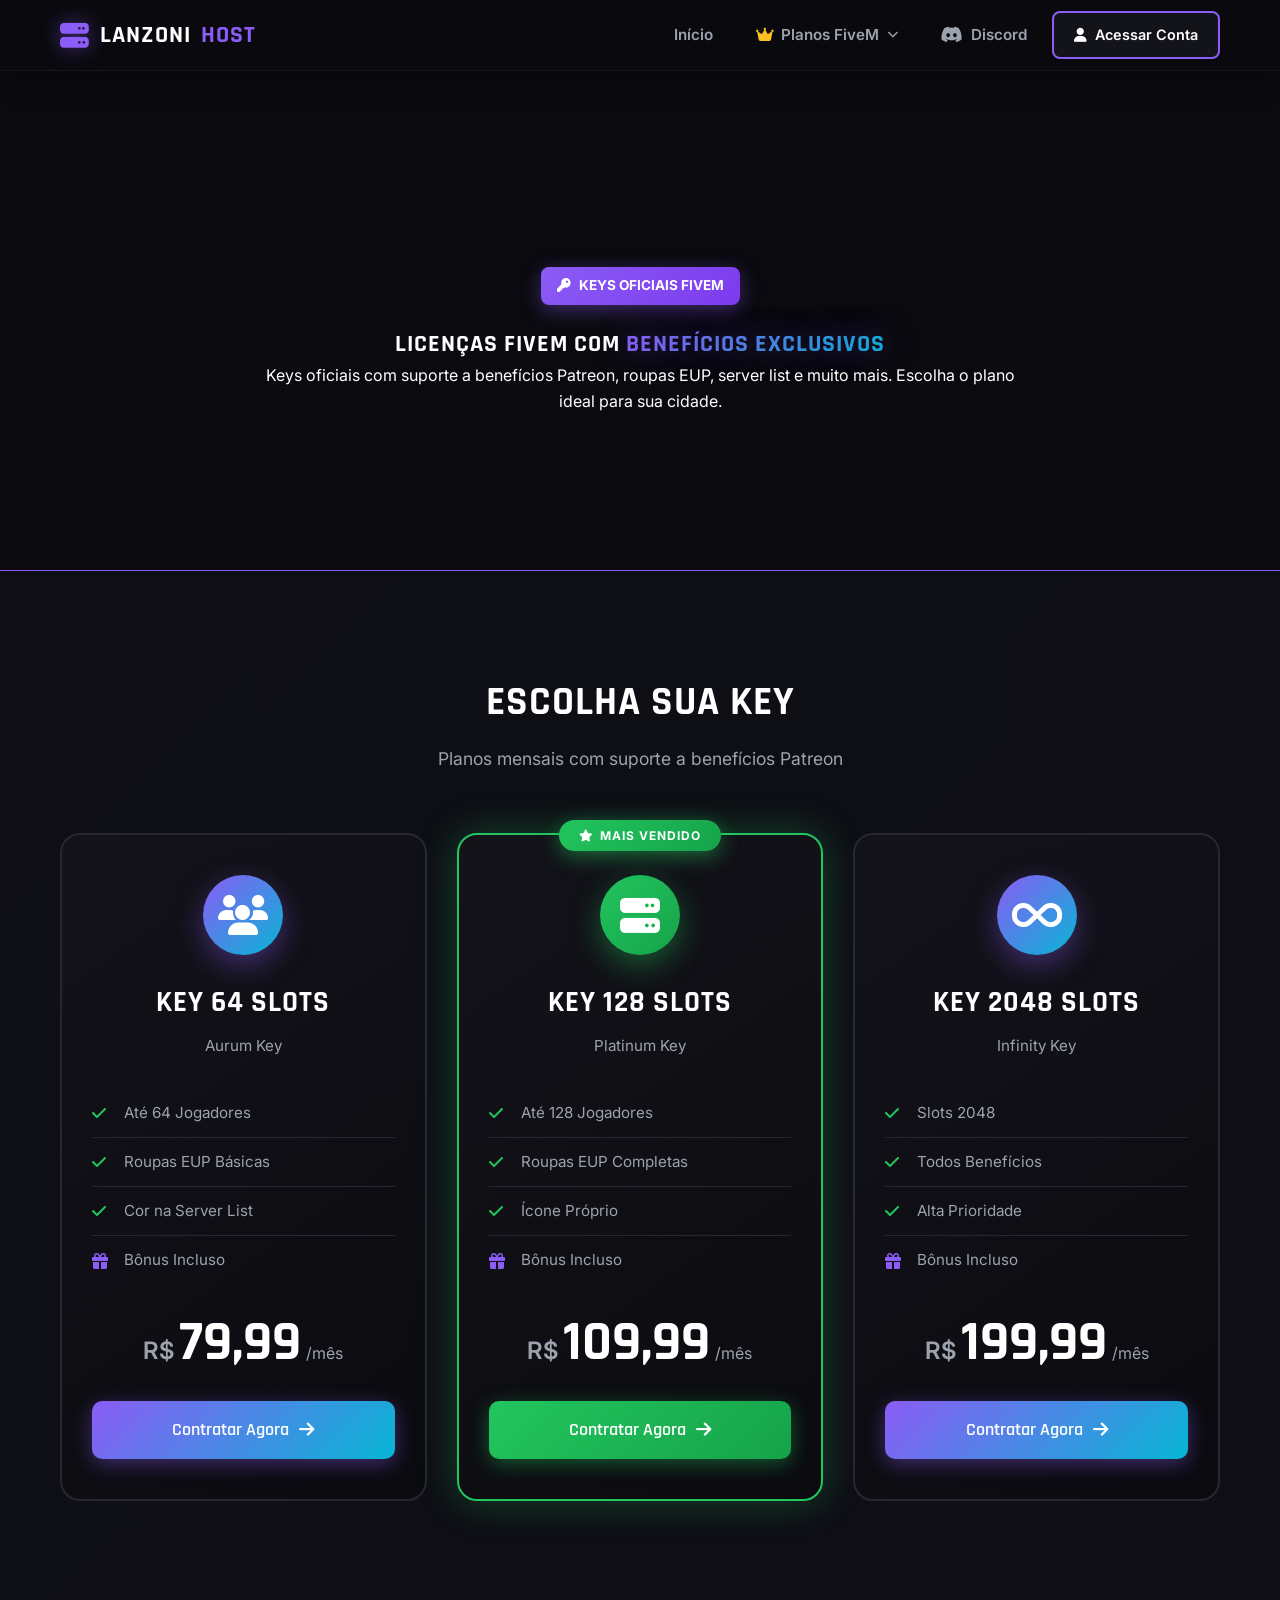
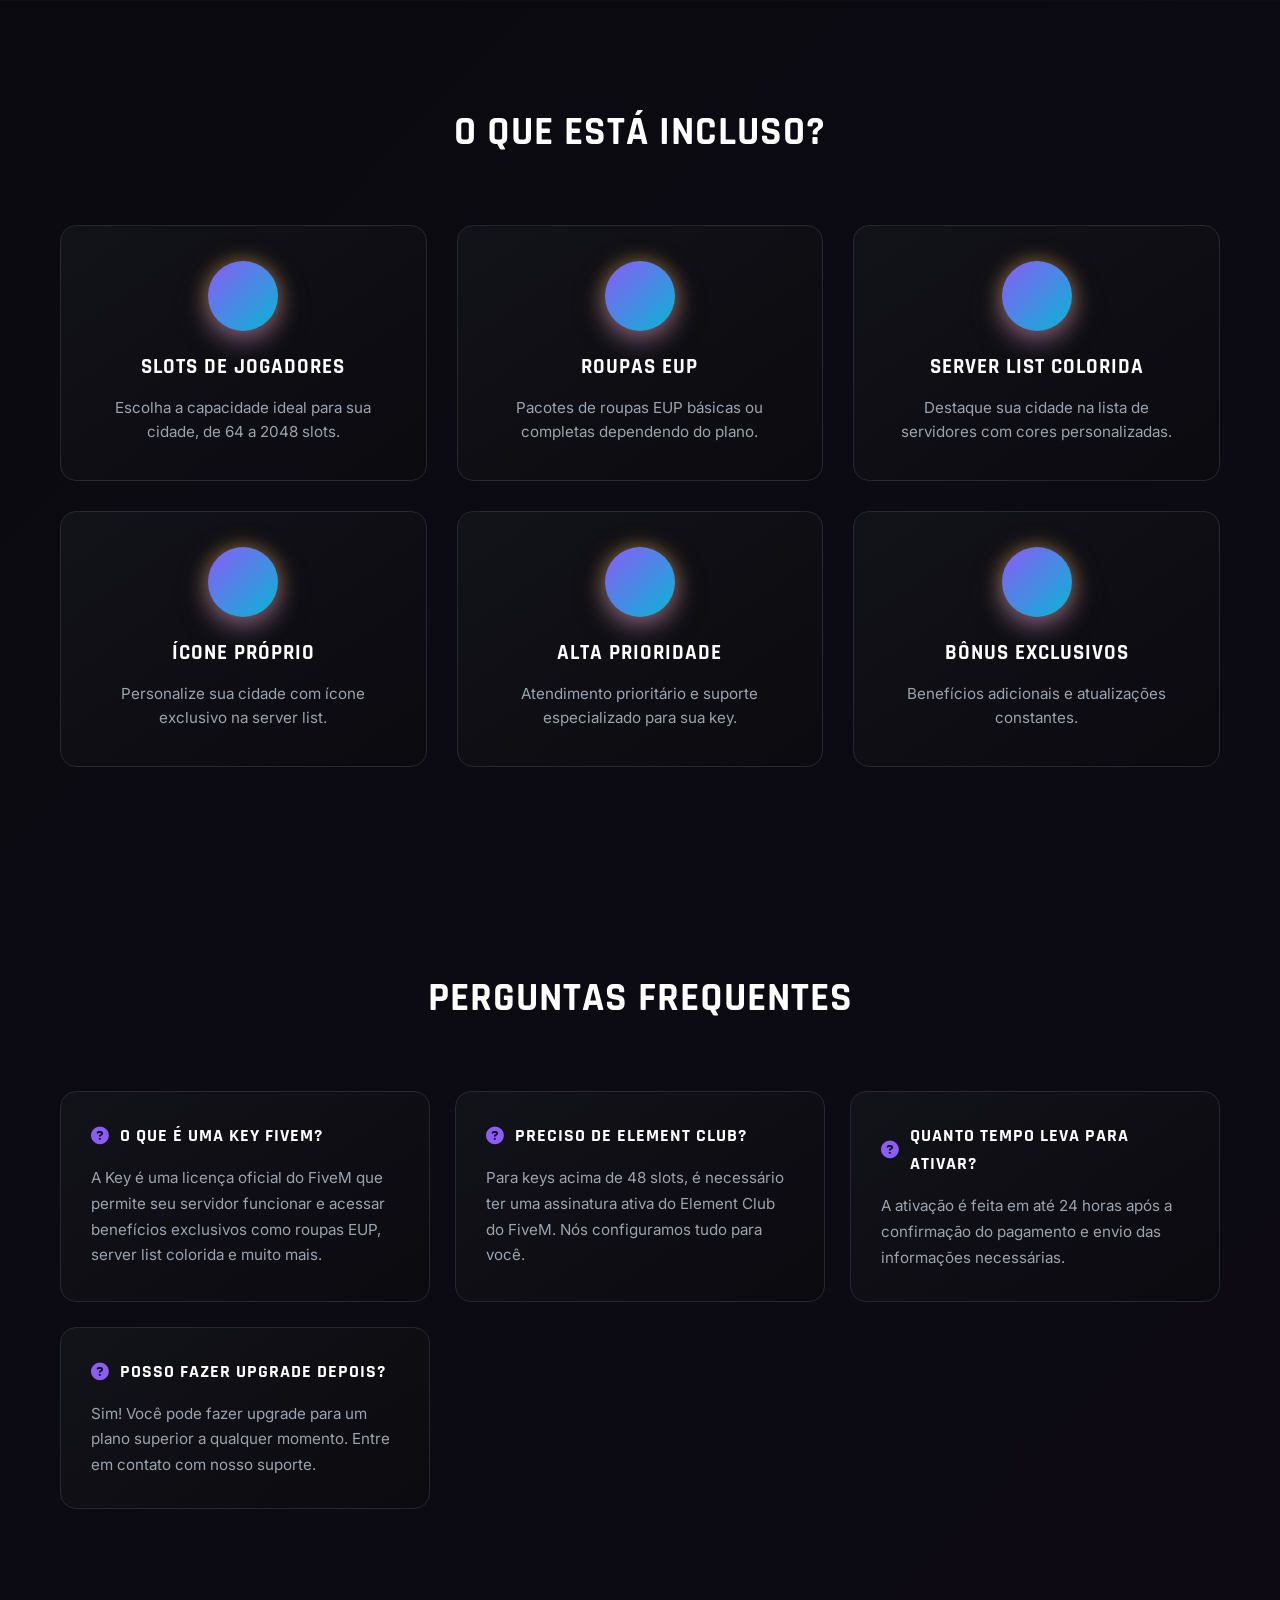
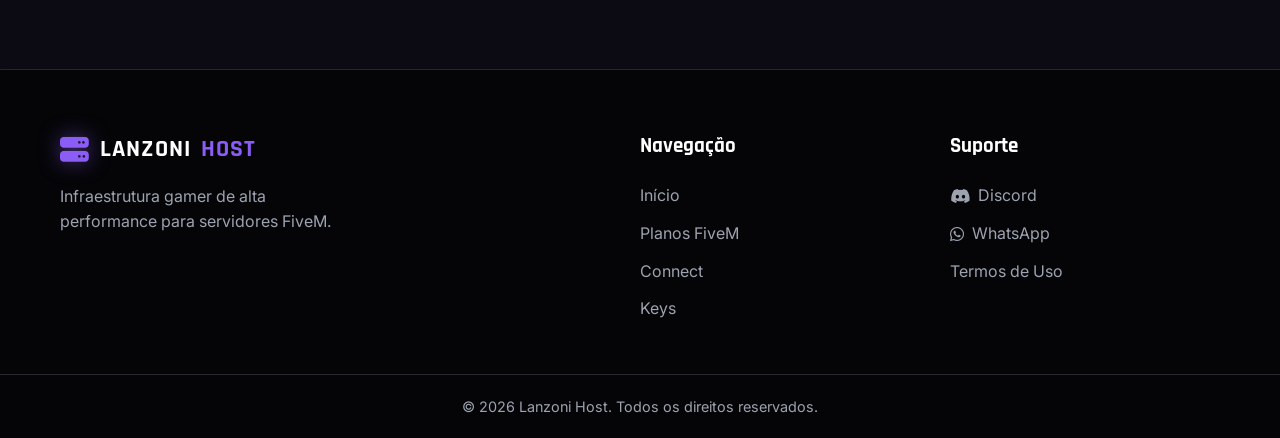
<file: keys.html>
<!DOCTYPE html>
<html lang="pt-BR">
<head>
    <meta charset="UTF-8">
    <meta name="viewport" content="width=device-width, initial-scale=1.0">
    <title>Keys FiveM | Lanzoni Host</title>
    <meta name="description" content="Keys FiveM oficiais com benefícios exclusivos. Aurum, Platinum e Infinity Keys.">
    <link rel="stylesheet" href="style.css">
    <link rel="preconnect" href="https://fonts.googleapis.com">
    <link href="https://fonts.googleapis.com/css2?family=Inter:wght@400;500;600;700&family=Rajdhani:wght@500;600;700&display=swap" rel="stylesheet">
    <link rel="stylesheet" href="https://cdnjs.cloudflare.com/ajax/libs/font-awesome/6.4.0/css/all.min.css">
</head>
<body>
    <!-- HEADER -->
    <header class="header">
        <div class="container header-content">
            <a href="index.html" class="logo">
                <i class="fa-solid fa-server logo-icon"></i>
                LANZONI<span>HOST</span>
            </a>
            <nav class="nav">
                <a href="index.html" class="nav-link">Início</a>
                
                <!-- Dropdown Planos FiveM -->
                <div class="dropdown">
                    <button class="dropdown-btn" id="dropdownBtn" type="button">
                        <i class="fa-solid fa-crown" style="color: #fbbf24;"></i> Planos FiveM
                        <i class="fa-solid fa-chevron-down" style="font-size: 0.7rem;"></i>
                    </button>
                    <div class="dropdown-menu" id="dropdownMenu">
                        <a href="fivem.html"><i class="fa-solid fa-server"></i> Hospedagem VPS</a>
                        <a href="connect.html"><i class="fa-solid fa-globe"></i> Connect Personalizado</a>
                        <a href="keys.html"><i class="fa-solid fa-key"></i> Keys FiveM</a>
                        <a href="dedicado.html"><i class="fa-solid fa-server"></i> Servidor Dedicado</a>
                    </div>
                </div>

                <a href="https://discord.gg/SEU_LINK" target="_blank" class="nav-link">
                    <i class="fa-brands fa-discord"></i> Discord
                </a>
                <a href="#area-cliente" class="btn-account">
                    <i class="fa-solid fa-user"></i> Acessar Conta
                </a>
            </nav>
            <button class="mobile-toggle" aria-label="Menu">
                <i class="fa-solid fa-bars"></i>
            </button>
        </div>
    </header>

    <!-- HERO KEYS -->
    <section class="hero-keys">
        <div class="hero-content container">
            <div class="badge-amd animate-on-scroll">
                <i class="fa-solid fa-key"></i> KEYS OFICIAIS FIVEM
            </div>
            <h1 class="animate-on-scroll animate-delay-1">
                Licenças FiveM com <span class="highlight">Benefícios Exclusivos</span>
            </h1>
            <p class="animate-on-scroll animate-delay-2">
                Keys oficiais com suporte a benefícios Patreon, roupas EUP, server list e muito mais.
                Escolha o plano ideal para sua cidade.
            </p>
        </div>
    </section>

    <!-- PLANOS DE KEYS -->
    <section class="keys-plans-section">
        <div class="container">
            <h2 class="section-title animate-on-scroll">Escolha sua Key</h2>
            <p class="section-subtitle animate-on-scroll">Planos mensais com suporte a benefícios Patreon</p>
            
            <div class="keys-grid">
                <!-- Key 64 Slots -->
                <div class="key-plan-card animate-on-scroll">
                    <div class="key-icon">
                        <i class="fa-solid fa-users"></i>
                    </div>
                    <h3>Key 64 Slots</h3>
                    <p class="key-type">Aurum Key</p>
                    
                    <ul class="key-features-list">
                        <li><i class="fa-solid fa-check"></i> Até 64 Jogadores</li>
                        <li><i class="fa-solid fa-check"></i> Roupas EUP Básicas</li>
                        <li><i class="fa-solid fa-check"></i> Cor na Server List</li>
                        <li><i class="fa-solid fa-gift"></i> Bônus Incluso</li>
                    </ul>
                    
                    <div class="key-price-display">
                        <span class="currency">R$</span>
                        <span class="price">79,99</span>
                        <span class="period">/mês</span>
                    </div>
                    
                    <a href="https://discord.gg/SEU_LINK" target="_blank" class="btn-key">
                        Contratar Agora <i class="fa-solid fa-arrow-right"></i>
                    </a>
                </div>

                <!-- Key 128 Slots (Mais Vendido) -->
                <div class="key-plan-card popular animate-on-scroll animate-delay-1">
                    <div class="badge-best-seller">
                        <i class="fa-solid fa-star"></i> MAIS VENDIDO
                    </div>
                    
                    <div class="key-icon">
                        <i class="fa-solid fa-server"></i>
                    </div>
                    <h3>Key 128 Slots</h3>
                    <p class="key-type">Platinum Key</p>
                    
                    <ul class="key-features-list">
                        <li><i class="fa-solid fa-check"></i> Até 128 Jogadores</li>
                        <li><i class="fa-solid fa-check"></i> Roupas EUP Completas</li>
                        <li><i class="fa-solid fa-check"></i> Ícone Próprio</li>
                        <li><i class="fa-solid fa-gift"></i> Bônus Incluso</li>
                    </ul>
                    
                    <div class="key-price-display">
                        <span class="currency">R$</span>
                        <span class="price">109,99</span>
                        <span class="period">/mês</span>
                    </div>
                    
                    <a href="https://discord.gg/SEU_LINK" target="_blank" class="btn-key btn-key-popular">
                        Contratar Agora <i class="fa-solid fa-arrow-right"></i>
                    </a>
                </div>

                <!-- Key 2048 Slots -->
                <div class="key-plan-card animate-on-scroll animate-delay-2">
                    <div class="key-icon">
                        <i class="fa-solid fa-infinity"></i>
                    </div>
                    <h3>Key 2048 Slots</h3>
                    <p class="key-type">Infinity Key</p>
                    
                    <ul class="key-features-list">
                        <li><i class="fa-solid fa-check"></i> Slots 2048</li>
                        <li><i class="fa-solid fa-check"></i> Todos Benefícios</li>
                        <li><i class="fa-solid fa-check"></i> Alta Prioridade</li>
                        <li><i class="fa-solid fa-gift"></i> Bônus Incluso</li>
                    </ul>
                    
                    <div class="key-price-display">
                        <span class="currency">R$</span>
                        <span class="price">199,99</span>
                        <span class="period">/mês</span>
                    </div>
                    
                    <a href="https://discord.gg/SEU_LINK" target="_blank" class="btn-key">
                        Contratar Agora <i class="fa-solid fa-arrow-right"></i>
                    </a>
                </div>
            </div>
        </div>
    </section>

    <!-- BENEFÍCIOS -->
    <section class="keys-benefits">
        <div class="container">
            <h2 class="section-title animate-on-scroll">O que está incluso?</h2>
            <div class="benefits-keys-grid">
                <div class="benefit-key-item animate-on-scroll">
                    <div class="benefit-icon">
                        <i class="fa-solid fa-users"></i>
                    </div>
                    <h3>Slots de Jogadores</h3>
                    <p>Escolha a capacidade ideal para sua cidade, de 64 a 2048 slots.</p>
                </div>
                <div class="benefit-key-item animate-on-scroll animate-delay-1">
                    <div class="benefit-icon">
                        <i class="fa-solid fa-shirt"></i>
                    </div>
                    <h3>Roupas EUP</h3>
                    <p>Pacotes de roupas EUP básicas ou completas dependendo do plano.</p>
                </div>
                <div class="benefit-key-item animate-on-scroll animate-delay-2">
                    <div class="benefit-icon">
                        <i class="fa-solid fa-palette"></i>
                    </div>
                    <h3>Server List Colorida</h3>
                    <p>Destaque sua cidade na lista de servidores com cores personalizadas.</p>
                </div>
                <div class="benefit-key-item animate-on-scroll animate-delay-3">
                    <div class="benefit-icon">
                        <i class="fa-solid fa-crown"></i>
                    </div>
                    <h3>Ícone Próprio</h3>
                    <p>Personalize sua cidade com ícone exclusivo na server list.</p>
                </div>
                <div class="benefit-key-item animate-on-scroll animate-delay-4">
                    <div class="benefit-icon">
                        <i class="fa-solid fa-bolt"></i>
                    </div>
                    <h3>Alta Prioridade</h3>
                    <p>Atendimento prioritário e suporte especializado para sua key.</p>
                </div>
                <div class="benefit-key-item animate-on-scroll animate-delay-5">
                    <div class="benefit-icon">
                        <i class="fa-solid fa-gift"></i>
                    </div>
                    <h3>Bônus Exclusivos</h3>
                    <p>Benefícios adicionais e atualizações constantes.</p>
                </div>
            </div>
        </div>
    </section>

    <!-- FAQ -->
    <section class="faq-section">
        <div class="container">
            <h2 class="section-title animate-on-scroll">Perguntas Frequentes</h2>
            <div class="faq-grid">
                <div class="faq-item animate-on-scroll">
                    <h3><i class="fa-solid fa-circle-question"></i> O que é uma Key FiveM?</h3>
                    <p>A Key é uma licença oficial do FiveM que permite seu servidor funcionar e acessar benefícios exclusivos como roupas EUP, server list colorida e muito mais.</p>
                </div>
                <div class="faq-item animate-on-scroll animate-delay-1">
                    <h3><i class="fa-solid fa-circle-question"></i> Preciso de Element Club?</h3>
                    <p>Para keys acima de 48 slots, é necessário ter uma assinatura ativa do Element Club do FiveM. Nós configuramos tudo para você.</p>
                </div>
                <div class="faq-item animate-on-scroll animate-delay-2">
                    <h3><i class="fa-solid fa-circle-question"></i> Quanto tempo leva para ativar?</h3>
                    <p>A ativação é feita em até 24 horas após a confirmação do pagamento e envio das informações necessárias.</p>
                </div>
                <div class="faq-item animate-on-scroll animate-delay-3">
                    <h3><i class="fa-solid fa-circle-question"></i> Posso fazer upgrade depois?</h3>
                    <p>Sim! Você pode fazer upgrade para um plano superior a qualquer momento. Entre em contato com nosso suporte.</p>
                </div>
            </div>
        </div>
    </section>

    <!-- FOOTER -->
    <footer class="footer">
        <div class="container footer-content">
            <div class="footer-brand">
                <div class="logo">
                    <i class="fa-solid fa-server logo-icon"></i>
                    LANZONI<span>HOST</span>
                </div>
                <p>Infraestrutura gamer de alta performance para servidores FiveM.</p>
            </div>
            <div class="footer-links">
                <h4>Navegação</h4>
                <a href="index.html">Início</a>
                <a href="fivem.html">Planos FiveM</a>
                <a href="connect.html">Connect</a>
                <a href="keys.html">Keys</a>
            </div>
            <div class="footer-links">
                <h4>Suporte</h4>
                <a href="https://discord.gg/SEU_LINK" target="_blank"><i class="fa-brands fa-discord"></i> Discord</a>
                <a href="https://wa.me/5511999999999" target="_blank"><i class="fa-brands fa-whatsapp"></i> WhatsApp</a>
                <a href="#">Termos de Uso</a>
            </div>
        </div>
        <div class="footer-bottom">
            <p>&copy; 2026 Lanzoni Host. Todos os direitos reservados.</p>
        </div>
    </footer>

    <script src="main.js"></script>
</body>
</html>
</file>
<file: style.css>
/* =============================================
VARIÁVEIS E RESET
============================================= */
:root {
    --bg-dark: #0a0a0f;
    --bg-card: #13131a;
    --primary: #8b5cf6;
    --primary-hover: #7c3aed;
    --secondary: #06b6d4;
    --text-main: #ffffff;
    --text-muted: #9ca3af;
    --border-color: #272732;
    --gold: #fbbf24;
    --gold-hover: #f59e0b;
}

* {
    margin: 0;
    padding: 0;
    box-sizing: border-box;
}

body {
    background: linear-gradient(135deg, #0a0a0f 0%, #0d0a14 50%, #0a0f14 100%);
    background-size: 200% 200%;
    animation: gradientShift 15s ease infinite;
    color: var(--text-main);
    font-family: 'Inter', sans-serif;
    line-height: 1.6;
    overflow-x: hidden;
}

@keyframes gradientShift {
    0%, 100% { background-position: 0% 50%; }
    50% { background-position: 100% 50%; }
}

.container {
    max-width: 1200px;
    margin: 0 auto;
    padding: 0 20px;
}

/* =============================================
ANIMAÇÕES
============================================= */
.animate-on-scroll {
    opacity: 0;
    transform: translateY(30px);
    transition: opacity 0.6s ease-out, transform 0.6s ease-out;
}

.animate-on-scroll.animated {
    opacity: 1;
    transform: translateY(0);
}

.animate-delay-1 { transition-delay: 0.1s; }
.animate-delay-2 { transition-delay: 0.2s; }
.animate-delay-3 { transition-delay: 0.3s; }
.animate-delay-4 { transition-delay: 0.4s; }
.animate-delay-5 { transition-delay: 0.5s; }
.animate-delay-6 { transition-delay: 0.6s; }

/* =============================================
TIPOGRAFIA
============================================= */
h1, h2, h3, .logo {
    font-family: 'Rajdhani', sans-serif;
    text-transform: uppercase;
    letter-spacing: 1px;
}

.highlight {
    background: linear-gradient(135deg, var(--primary), var(--secondary));
    -webkit-background-clip: text;
    -webkit-text-fill-color: transparent;
    background-clip: text;
    text-shadow: 0 0 30px rgba(139, 92, 246, 0.5);
}

.section-title {
    text-align: center;
    font-size: 2.5rem;
    margin-bottom: 10px;
}

.section-subtitle {
    text-align: center;
    color: var(--text-muted);
    margin-bottom: 60px;
    font-size: 1.1rem;
}

/* =============================================
HEADER E NAVEGAÇÃO
============================================= */
.header {
    background: rgba(10, 10, 15, 0.95);
    backdrop-filter: blur(10px);
    border-bottom: 1px solid rgba(39, 39, 50, 0.5);
    position: sticky;
    top: 0;
    z-index: 100;
    box-shadow: 0 4px 30px rgba(0, 0, 0, 0.3);
}

.header-content {
    display: flex;
    justify-content: space-between;
    align-items: center;
    height: 70px;
}

.logo {
    display: flex;
    align-items: center;
    gap: 10px;
    color: var(--text-main);
    text-decoration: none;
    font-size: 1.5rem;
    font-weight: 700;
}

.logo span {
    color: var(--primary);
}

.logo-icon {
    color: var(--primary);
    font-size: 1.8rem;
    filter: drop-shadow(0 0 10px rgba(139, 92, 246, 0.5));
}

.nav {
    display: flex;
    gap: 25px;
    align-items: center;
}

.nav-link {
    color: var(--text-muted);
    text-decoration: none;
    font-weight: 600;
    transition: color 0.3s;
    font-size: 0.95rem;
    display: flex;
    align-items: center;
    gap: 8px;
}

.nav-link:hover, .nav-link.active {
    color: var(--primary);
}

.nav-link i {
    font-size: 1.1rem;
}

/* Dropdown Menu - CLICK TOGGLE */
.dropdown {
    position: relative;
    display: inline-block;
}

.dropdown-btn {
    background: none;
    border: 2px solid transparent;
    color: var(--text-muted);
    font-weight: 600;
    font-size: 0.95rem;
    cursor: pointer;
    display: flex;
    align-items: center;
    gap: 8px;
    padding: 8px 16px;
    border-radius: 8px;
    transition: all 0.3s;
    font-family: 'Inter', sans-serif;
}

.dropdown-btn:hover,
.dropdown-btn.active {
    color: var(--primary);
    background: rgba(139, 92, 246, 0.1);
    border-color: rgba(139, 92, 246, 0.3);
}

.dropdown-menu {
    position: absolute;
    top: calc(100% + 10px);
    left: 0;
    background: var(--bg-card);
    border: 1px solid var(--border-color);
    border-radius: 12px;
    padding: 10px 0;
    min-width: 240px;
    opacity: 0;
    visibility: hidden;
    transform: translateY(-10px);
    transition: all 0.3s ease;
    box-shadow: 0 10px 40px rgba(0, 0, 0, 0.5);
    z-index: 200;
    pointer-events: none;
}

/* QUANDO ESTIVER ATIVO (CLICADO) */
.dropdown-menu.active {
    opacity: 1;
    visibility: visible;
    transform: translateY(0);
    pointer-events: auto;
}

.dropdown-menu a {
    display: flex;
    align-items: center;
    gap: 10px;
    padding: 12px 20px;
    color: var(--text-muted);
    text-decoration: none;
    transition: all 0.3s;
    font-size: 0.9rem;
}

.dropdown-menu a:hover {
    background: rgba(139, 92, 246, 0.1);
    color: var(--primary);
    padding-left: 25px;
}

.dropdown-menu a i {
    color: var(--primary);
    width: 20px;
    font-size: 1rem;
}

/* Badge AMD */
.badge-amd {
    background: linear-gradient(135deg, var(--primary), var(--primary-hover));
    color: white;
    padding: 8px 16px;
    border-radius: 8px;
    font-size: 0.85rem;
    font-weight: 700;
    text-transform: uppercase;
    display: inline-flex;
    align-items: center;
    gap: 8px;
    margin-bottom: 20px;
    box-shadow: 0 5px 20px rgba(139, 92, 246, 0.4);
}

.badge-gold {
    background: linear-gradient(135deg, var(--gold), var(--gold-hover));
    color: #000;
    padding: 8px 16px;
    border-radius: 8px;
    font-size: 0.85rem;
    font-weight: 700;
    text-transform: uppercase;
    display: inline-flex;
    align-items: center;
    gap: 8px;
    margin-bottom: 20px;
    box-shadow: 0 5px 20px rgba(251, 191, 36, 0.4);
}

/* Botão Acessar Conta */
.btn-account {
    background: var(--bg-card);
    color: white;
    padding: 10px 20px;
    border-radius: 8px;
    text-decoration: none;
    font-weight: 600;
    font-size: 0.9rem;
    transition: all 0.3s;
    border: 2px solid var(--primary);
    display: inline-flex;
    align-items: center;
    gap: 8px;
}

.btn-account:hover {
    transform: translateY(-2px);
    box-shadow: 0 5px 20px rgba(139, 92, 246, 0.4);
    background: var(--primary);
}

/* Mobile Toggle */
.mobile-toggle {
    display: none;
    background: none;
    border: none;
    color: var(--text-main);
    font-size: 1.5rem;
    cursor: pointer;
}

/* =============================================
HERO SECTIONS
============================================= */
.hero {
    min-height: 100vh;
    display: flex;
    align-items: center;
    justify-content: center;
    text-align: center;
    position: relative;
    padding: 120px 20px 80px;
    overflow: hidden;
    background: linear-gradient(rgba(10, 10, 15, 0.85), rgba(10, 10, 15, 0.9)), 
                url('https://images.unsplash.com/photo-1550745165-9bc0b252726f?w=1920&q=80');
    background-size: cover;
    background-position: center;
    background-attachment: fixed;
    border-bottom: 1px solid var(--primary);
}

.hero::before {
    content: '';
    position: absolute;
    top: 0;
    left: 0;
    right: 0;
    bottom: 0;
    background-image:
        radial-gradient(circle at 20% 30%, rgba(139, 92, 246, 0.1) 0%, transparent 50%),
        radial-gradient(circle at 80% 70%, rgba(6, 182, 212, 0.1) 0%, transparent 50%);
    animation: particlesFloat 20s ease-in-out infinite;
    pointer-events: none;
}

@keyframes particlesFloat {
    0%, 100% { transform: translateY(0) scale(1); opacity: 0.5; }
    50% { transform: translateY(-20px) scale(1.1); opacity: 0.8; }
}

.hero-content {
    position: relative;
    z-index: 1;
    max-width: 800px;
}

.hero h1 {
    font-size: 4rem;
    line-height: 1.1;
    margin-bottom: 20px;
}

.hero p {
    font-size: 1.2rem;
    color: var(--text-muted);
    margin-bottom: 40px;
}

.hero-buttons {
    display: flex;
    gap: 15px;
    justify-content: center;
    flex-wrap: wrap;
}

/* Hero FiveM */
.hero-fivem {
    background: linear-gradient(rgba(10, 10, 15, 0.85), rgba(10, 10, 15, 0.9)), 
                url('https://images.unsplash.com/photo-1542751371-adc38448a05e?w=1920&q=80');
    background-size: cover;
    background-position: center;
    background-attachment: fixed;
    min-height: 600px;
    display: flex;
    align-items: center;
    justify-content: center;
    text-align: center;
    position: relative;
    padding: 120px 20px 80px;
    border-bottom: 1px solid var(--primary);
}

/* Hero Connect */
.hero-connect {
    background: linear-gradient(rgba(10, 10, 15, 0.85), rgba(10, 10, 15, 0.9)), 
                url('https://images.unsplash.com/photo-1451187580459-43490279c0fa?w=1920&q=80');
    background-size: cover;
    background-position: center;
    background-attachment: fixed;
    min-height: 500px;
    display: flex;
    align-items: center;
    justify-content: center;
    text-align: center;
    position: relative;
    padding: 120px 20px 80px;
    border-bottom: 1px solid var(--primary);
}

/* Hero Keys */
.hero-keys {
    background: linear-gradient(rgba(10, 10, 15, 0.85), rgba(10, 10, 15, 0.9)), 
                url('https://images.unsplash.com/photo-1552820728-8b83bb6b773f?w=1920&q=80');
    background-size: cover;
    background-position: center;
    background-attachment: fixed;
    min-height: 500px;
    display: flex;
    align-items: center;
    justify-content: center;
    text-align: center;
    position: relative;
    padding: 120px 20px 80px;
    border-bottom: 1px solid var(--primary);
}

/* =============================================
BOTÕES
============================================= */
.btn {
    display: inline-flex;
    align-items: center;
    gap: 10px;
    padding: 15px 35px;
    border-radius: 8px;
    text-decoration: none;
    font-weight: 600;
    font-family: 'Rajdhani', sans-serif;
    font-size: 1.1rem;
    transition: all 0.3s ease;
    cursor: pointer;
    border: none;
}

.btn-primary {
    background: linear-gradient(135deg, var(--primary), var(--secondary));
    color: white;
    box-shadow: 0 0 25px rgba(139, 92, 246, 0.4);
}

.btn-primary:hover {
    transform: translateY(-3px);
    box-shadow: 0 8px 35px rgba(139, 92, 246, 0.7);
}

.btn-outline {
    background: transparent;
    color: var(--text-main);
    border: 2px solid var(--border-color);
}

.btn-outline:hover {
    border-color: var(--primary);
    color: var(--primary);
    transform: translateY(-2px);
    box-shadow: 0 5px 20px rgba(139, 92, 246, 0.3);
}

.btn-full {
    width: 100%;
    justify-content: center;
}

.btn-large {
    padding: 18px 45px;
    font-size: 1.2rem;
}

/* =============================================
STATS SECTION
============================================= */
.stats-section {
    padding: 80px 0;
    background: rgba(19, 19, 26, 0.5);
}

.stats-grid {
    display: grid;
    grid-template-columns: repeat(auto-fit, minmax(250px, 1fr));
    gap: 25px;
}

.stat-card {
    background: linear-gradient(145deg, rgba(139, 92, 246, 0.15), rgba(139, 92, 246, 0.05));
    border: 2px solid rgba(139, 92, 246, 0.3);
    border-radius: 16px;
    padding: 35px 25px;
    text-align: center;
    transition: all 0.3s ease;
}

.stat-card:hover {
    transform: translateY(-8px);
    border-color: var(--primary);
    box-shadow: 0 15px 40px rgba(139, 92, 246, 0.3);
}

.stat-icon {
    font-size: 3rem;
    margin-bottom: 20px;
    background: linear-gradient(135deg, var(--primary), var(--secondary));
    -webkit-background-clip: text;
    -webkit-text-fill-color: transparent;
    background-clip: text;
    filter: drop-shadow(0 0 10px rgba(139, 92, 246, 0.5));
}

.stat-card h3 {
    font-size: 1.2rem;
    margin-bottom: 10px;
    color: var(--text-main);
}

.stat-card p {
    color: var(--text-muted);
    font-size: 0.9rem;
}

/* =============================================
WHY US / FEATURES
============================================= */
.why-us {
    padding: 100px 0;
    background: rgba(19, 19, 26, 0.5);
}

.features-grid {
    display: grid;
    grid-template-columns: repeat(auto-fit, minmax(300px, 1fr));
    gap: 30px;
    margin-top: 60px;
}

.feature-card {
    background: linear-gradient(145deg, rgba(19, 19, 26, 0.9), rgba(10, 10, 15, 0.95));
    border: 1px solid var(--border-color);
    border-radius: 16px;
    padding: 40px 30px;
    text-align: center;
    transition: all 0.3s ease;
}

.feature-card:hover {
    transform: translateY(-8px);
    border-color: var(--primary);
    box-shadow: 0 15px 40px rgba(139, 92, 246, 0.2);
}

.feature-card h3 {
    color: var(--text-main);
    font-size: 1.3rem;
    margin-bottom: 15px;
}

.feature-card p {
    color: var(--text-muted);
    font-size: 0.95rem;
    line-height: 1.6;
}

/* =============================================
PLANOS DESTAQUE (INDEX)
============================================= */
.plans-destaque {
    padding: 100px 0;
    background: rgba(19, 19, 26, 0.5);
}

.plans-destaque-grid {
    display: grid;
    grid-template-columns: repeat(auto-fit, minmax(300px, 1fr));
    gap: 30px;
    margin-top: 60px;
    max-width: 1200px;
    margin-left: auto;
    margin-right: auto;
}

/* =============================================
PLANOS VPS (FIVEM)
============================================= */
.plans {
    padding: 100px 0;
    background: transparent;
}

.tab-content {
    display: flex;
    flex-wrap: wrap;
    justify-content: center;
    gap: 25px;
    margin: 40px auto;
    max-width: 1200px;
}

.plan-card {
    flex: 0 1 calc(33.333% - 25px);
    min-width: 300px;
    max-width: 380px;
    background: linear-gradient(145deg, rgba(19, 19, 26, 0.9), rgba(10, 10, 15, 0.95));
    border: 1px solid var(--border-color);
    border-radius: 16px;
    padding: 30px;
    position: relative;
    transition: all 0.3s ease;
    display: flex;
    flex-direction: column;
    margin-top: 25px;
}

.plan-card:hover {
    transform: translateY(-10px);
    border-color: var(--primary);
    box-shadow: 0 20px 50px rgba(139, 92, 246, 0.3);
}

.plan-card.popular {
    border: 2px solid var(--primary);
    box-shadow: 0 0 30px rgba(139, 92, 246, 0.3);
    animation: popularPulse 3s ease-in-out infinite;
}

@keyframes popularPulse {
    0%, 100% {
        box-shadow: 0 0 30px rgba(139, 92, 246, 0.3);
        border-color: var(--primary);
    }
    50% {
        box-shadow: 0 0 50px rgba(139, 92, 246, 0.6);
        border-color: #a78bfa;
    }
}

.badge {
    position: absolute;
    top: -15px;
    left: 50%;
    transform: translateX(-50%);
    background: linear-gradient(135deg, var(--primary), var(--secondary));
    color: white;
    padding: 8px 20px;
    border-radius: 20px;
    font-size: 0.85rem;
    font-weight: 700;
    text-transform: uppercase;
    box-shadow: 0 5px 20px rgba(139, 92, 246, 0.5);
    display: flex;
    align-items: center;
    gap: 8px;
    z-index: 10;
}

.plan-header {
    text-align: center;
    margin-bottom: 20px;
}

.plan-header h3 {
    font-size: 1.8rem;
    color: var(--text-main);
    margin-bottom: 5px;
    display: flex;
    align-items: center;
    justify-content: center;
    gap: 10px;
}

.plan-header h3 i {
    color: var(--primary);
    font-size: 1.5rem;
}

.plan-header p {
    color: var(--text-muted);
    font-size: 0.9rem;
}

.plan-price {
    text-align: center;
    font-size: 2.5rem;
    font-family: 'Rajdhani', sans-serif;
    font-weight: 700;
    color: var(--text-main);
    margin-bottom: 30px;
}

.plan-price span {
    font-size: 1rem;
    color: var(--text-muted);
    font-weight: 400;
}

.plan-features {
    list-style: none;
    margin-bottom: 30px;
    flex-grow: 1;
}

.plan-features li {
    padding: 12px 0;
    border-bottom: 1px solid var(--border-color);
    color: var(--text-muted);
    font-size: 0.95rem;
    display: flex;
    align-items: center;
    gap: 10px;
}

.plan-features li:last-child {
    border-bottom: none;
}

.plan-features li i {
    color: var(--primary);
    font-size: 1rem;
    width: 20px;
}

/* All Plans Include */
.all-plans-include {
    text-align: center;
    padding: 50px 40px;
    background: linear-gradient(145deg, rgba(19, 19, 26, 0.9), rgba(10, 10, 15, 0.95));
    border-radius: 20px;
    border: 2px solid var(--border-color);
    margin-top: 60px;
}

.all-plans-include h3 {
    font-size: 1.8rem;
    margin-bottom: 30px;
    color: var(--text-main);
    display: flex;
    align-items: center;
    justify-content: center;
    gap: 10px;
}

.all-plans-include h3 i {
    color: var(--primary);
}

.include-grid {
    display: grid;
    grid-template-columns: repeat(auto-fit, minmax(250px, 1fr));
    gap: 20px;
    text-align: left;
}

.include-grid span {
    color: var(--text-muted);
    display: flex;
    align-items: center;
    gap: 10px;
    font-size: 0.95rem;
}

.include-grid span i {
    color: var(--primary);
    font-size: 1.1rem;
}

/* =============================================
CTA SECTION
============================================= */
.cta-section {
    padding: 100px 0;
    background: linear-gradient(180deg, transparent 0%, rgba(139, 92, 246, 0.05) 100%);
}

.cta-box {
    background: linear-gradient(145deg, rgba(19, 19, 26, 0.95), rgba(10, 10, 15, 0.95));
    border: 2px solid var(--primary);
    border-radius: 20px;
    padding: 60px 40px;
    text-align: center;
    max-width: 800px;
    margin: 0 auto;
}

.cta-box h2 {
    font-size: 2.5rem;
    margin-bottom: 20px;
    color: var(--text-main);
}

.cta-box p {
    color: var(--text-muted);
    font-size: 1.1rem;
    margin-bottom: 30px;
}

/* =============================================
ANTI-DDoS / SOLUTIONS / WHY FIVEM
============================================= */
.anti-ddos-section,
.solutions-section,
.why-fivem {
    padding: 100px 0;
}

.anti-ddos-section {
    background: rgba(19, 19, 26, 0.5);
}

.why-fivem {
    background: rgba(19, 19, 26, 0.5);
}

.ddos-grid,
.solutions-grid {
    display: grid;
    grid-template-columns: repeat(auto-fit, minmax(250px, 1fr));
    gap: 30px;
    margin-top: 60px;
}

.ddos-card,
.solution-card {
    background: linear-gradient(145deg, rgba(19, 19, 26, 0.9), rgba(10, 10, 15, 0.95));
    border: 1px solid var(--border-color);
    border-radius: 16px;
    padding: 40px 30px;
    text-align: center;
    transition: all 0.3s ease;
}

.ddos-card:hover,
.solution-card:hover {
    border-color: var(--primary);
    transform: translateY(-8px);
    box-shadow: 0 15px 40px rgba(139, 92, 246, 0.2);
}

.ddos-icon,
.solution-icon {
    font-size: 3rem;
    margin-bottom: 20px;
    background: linear-gradient(135deg, var(--primary), var(--secondary));
    -webkit-background-clip: text;
    -webkit-text-fill-color: transparent;
    background-clip: text;
    filter: drop-shadow(0 0 10px rgba(139, 92, 246, 0.5));
}

.ddos-card h3,
.solution-card h3 {
    color: var(--text-main);
    font-size: 1.3rem;
    margin-bottom: 15px;
}

.ddos-card p,
.solution-card p {
    color: var(--text-muted);
    font-size: 0.95rem;
    line-height: 1.6;
}

.diff-grid {
    display: grid;
    grid-template-columns: repeat(auto-fit, minmax(320px, 1fr));
    gap: 30px;
    margin-top: 60px;
}

.diff-card {
    background: linear-gradient(145deg, rgba(19, 19, 26, 0.9), rgba(10, 10, 15, 0.95));
    border: 1px solid var(--border-color);
    border-radius: 16px;
    padding: 35px 30px;
    position: relative;
    transition: all 0.3s ease;
}

.diff-card:hover {
    border-color: var(--primary);
    transform: translateY(-5px);
}

.diff-number {
    position: absolute;
    top: 20px;
    right: 20px;
    font-size: 2.5rem;
    font-weight: 700;
    color: rgba(139, 92, 246, 0.2);
    font-family: 'Rajdhani', sans-serif;
}

.diff-card h3 {
    color: var(--text-main);
    font-size: 1.2rem;
    margin-bottom: 15px;
    padding-right: 50px;
    display: flex;
    align-items: center;
    gap: 10px;
}

.diff-card h3 i {
    color: var(--primary);
    font-size: 1.3rem;
}

.diff-card p {
    color: var(--text-muted);
    font-size: 0.95rem;
    line-height: 1.6;
}

/* =============================================
FAQ
============================================= */
.faq-section {
    padding: 100px 0;
    background: transparent;
}

.faq-grid {
    display: grid;
    grid-template-columns: repeat(auto-fit, minmax(350px, 1fr));
    gap: 25px;
    margin-top: 60px;
}

.faq-item {
    background: linear-gradient(145deg, rgba(19, 19, 26, 0.9), rgba(10, 10, 15, 0.95));
    border: 1px solid var(--border-color);
    border-radius: 16px;
    padding: 30px;
    transition: all 0.3s ease;
}

.faq-item:hover {
    border-color: var(--primary);
}

.faq-item h3 {
    color: var(--text-main);
    font-size: 1.1rem;
    margin-bottom: 15px;
    display: flex;
    align-items: center;
    gap: 10px;
}

.faq-item h3 i {
    color: var(--primary);
}

.faq-item p {
    color: var(--text-muted);
    font-size: 0.95rem;
    line-height: 1.7;
}

/* =============================================
CONNECT.HTML
============================================= */
.connect-options {
    padding: 100px 0;
    background: rgba(19, 19, 26, 0.5);
}

.connect-cards-grid {
    display: grid;
    grid-template-columns: repeat(auto-fit, minmax(350px, 1fr));
    gap: 30px;
    margin-top: 60px;
    max-width: 900px;
    margin-left: auto;
    margin-right: auto;
}

.connect-option-card {
    background: linear-gradient(145deg, rgba(19, 19, 26, 0.9), rgba(10, 10, 15, 0.95));
    border: 1px solid var(--border-color);
    border-radius: 16px;
    padding: 40px 30px;
    text-align: center;
    position: relative;
    transition: all 0.3s ease;
}

.connect-option-card:hover {
    transform: translateY(-8px);
    border-color: var(--primary);
    box-shadow: 0 15px 40px rgba(139, 92, 246, 0.2);
}

.connect-option-card.popular {
    border: 2px solid var(--primary);
    box-shadow: 0 0 30px rgba(139, 92, 246, 0.3);
}

.badge-free {
    position: absolute;
    top: -15px;
    left: 50%;
    transform: translateX(-50%);
    background: linear-gradient(135deg, #22c55e, #16a34a);
    color: white;
    padding: 8px 20px;
    border-radius: 20px;
    font-size: 0.85rem;
    font-weight: 700;
    text-transform: uppercase;
    box-shadow: 0 5px 20px rgba(34, 197, 94, 0.5);
    display: flex;
    align-items: center;
    gap: 8px;
}

.connect-icon {
    font-size: 3rem;
    margin-bottom: 20px;
    background: linear-gradient(135deg, var(--primary), var(--secondary));
    -webkit-background-clip: text;
    -webkit-text-fill-color: transparent;
    background-clip: text;
    filter: drop-shadow(0 0 10px rgba(139, 92, 246, 0.5));
}

.connect-option-card h3 {
    font-size: 1.5rem;
    margin-bottom: 15px;
    color: var(--text-main);
}

.connect-price {
    font-size: 2.5rem;
    font-family: 'Rajdhani', sans-serif;
    font-weight: 700;
    color: var(--text-main);
    margin-bottom: 25px;
}

.connect-price span {
    font-size: 1rem;
    color: var(--text-muted);
    font-weight: 400;
}

.connect-features-list {
    list-style: none;
    text-align: left;
    margin-bottom: 25px;
}

.connect-features-list li {
    padding: 10px 0;
    border-bottom: 1px solid var(--border-color);
    color: var(--text-muted);
    display: flex;
    align-items: center;
    gap: 10px;
}

.connect-features-list li:last-child {
    border-bottom: none;
}

.connect-features-list li i {
    color: var(--primary);
}

.connect-example-box {
    background: rgba(10, 10, 15, 0.8);
    border: 1px solid var(--border-color);
    border-radius: 8px;
    padding: 15px;
    margin-bottom: 25px;
}

.connect-example-box p {
    color: var(--text-muted);
    font-size: 0.9rem;
    margin-bottom: 8px;
}

.connect-example-box code {
    color: var(--primary);
    font-family: monospace;
    font-size: 1rem;
}

/* Preview Box */
.connect-preview-box {
    background: linear-gradient(145deg, rgba(19, 19, 26, 0.95), rgba(10, 10, 15, 0.95));
    border: 2px solid var(--border-color);
    border-radius: 20px;
    padding: 50px 40px;
    text-align: center;
    max-width: 700px;
    margin: 60px auto 0 auto;
}

.connect-preview-box h3 {
    font-size: 1.8rem;
    margin-bottom: 15px;
    color: var(--text-main);
    display: flex;
    align-items: center;
    justify-content: center;
    gap: 10px;
}

.connect-preview-box h3 i {
    color: var(--primary);
}

.connect-preview-box > p {
    color: var(--text-muted);
    margin-bottom: 30px;
}

.connect-input-group {
    display: flex;
    flex-direction: column;
    gap: 20px;
}

.connect-input-wrapper {
    display: flex;
    align-items: center;
    background: linear-gradient(145deg, rgba(10, 10, 15, 0.8), rgba(19, 19, 26, 0.8));
    border: 2px solid var(--border-color);
    border-radius: 12px;
    padding: 15px 25px;
    transition: all 0.3s ease;
}

.connect-input-wrapper:focus-within {
    border-color: var(--primary);
    box-shadow: 0 0 30px rgba(139, 92, 246, 0.3);
}

.connect-prefix {
    color: var(--text-muted);
    font-weight: 600;
    margin-right: 10px;
    font-family: 'Rajdhani', sans-serif;
}

.connect-input-wrapper input {
    flex: 1;
    background: transparent;
    border: none;
    color: var(--text-main);
    font-size: 1.1rem;
    font-family: 'Inter', sans-serif;
    outline: none;
    text-align: center;
}

.connect-domain {
    color: var(--primary);
    font-weight: 600;
    margin-left: 10px;
    font-family: 'Rajdhani', sans-serif;
}

.connect-result {
    background: linear-gradient(145deg, rgba(139, 92, 246, 0.1), rgba(6, 182, 212, 0.05));
    border: 1px solid rgba(139, 92, 246, 0.3);
    border-radius: 8px;
    padding: 20px;
}

.connect-result p {
    color: var(--text-muted);
    margin-bottom: 10px;
}

.connect-result strong {
    color: var(--primary);
    font-size: 1.3rem;
    font-family: monospace;
    text-shadow: 0 0 15px rgba(139, 92, 246, 0.5);
}

/* Connect Benefits */
.connect-benefits-section {
    padding: 100px 0;
    background: transparent;
}

.benefits-grid {
    display: grid;
    grid-template-columns: repeat(auto-fit, minmax(250px, 1fr));
    gap: 30px;
    margin-top: 60px;
}

.benefit-card {
    background: linear-gradient(145deg, rgba(19, 19, 26, 0.9), rgba(10, 10, 15, 0.95));
    border: 1px solid var(--border-color);
    border-radius: 16px;
    padding: 35px 30px;
    text-align: center;
    transition: all 0.3s ease;
}

.benefit-card:hover {
    border-color: var(--primary);
    transform: translateY(-8px);
    box-shadow: 0 15px 40px rgba(139, 92, 246, 0.2);
}

.benefit-icon {
    font-size: 3rem;
    margin-bottom: 20px;
    background: linear-gradient(135deg, var(--primary), var(--secondary));
    -webkit-background-clip: text;
    -webkit-text-fill-color: transparent;
    background-clip: text;
    filter: drop-shadow(0 0 10px rgba(139, 92, 246, 0.5));
}

.benefit-card h3 {
    color: var(--text-main);
    font-size: 1.3rem;
    margin-bottom: 15px;
}

.benefit-card p {
    color: var(--text-muted);
    font-size: 0.95rem;
    line-height: 1.6;
}

/* =============================================
KEYS.HTML
============================================= */
.keys-plans-section {
    padding: 100px 0;
    background: rgba(19, 19, 26, 0.5);
}

.keys-grid {
    display: grid;
    grid-template-columns: repeat(auto-fit, minmax(320px, 1fr));
    gap: 30px;
    margin-top: 60px;
    max-width: 1200px;
    margin-left: auto;
    margin-right: auto;
}

.key-plan-card {
    background: linear-gradient(145deg, rgba(19, 19, 26, 0.95), rgba(10, 10, 15, 0.95));
    border: 2px solid var(--border-color);
    border-radius: 20px;
    padding: 40px 30px;
    text-align: center;
    position: relative;
    transition: all 0.4s ease;
    display: flex;
    flex-direction: column;
    align-items: center;
}

.key-plan-card:hover {
    transform: translateY(-10px);
    border-color: var(--primary);
    box-shadow: 0 20px 50px rgba(139, 92, 246, 0.3);
}

.key-plan-card.popular {
    border: 2px solid #22c55e;
    box-shadow: 0 0 40px rgba(34, 197, 94, 0.3);
    animation: popularKeyPulse 3s ease-in-out infinite;
}

@keyframes popularKeyPulse {
    0%, 100% {
        box-shadow: 0 0 40px rgba(34, 197, 94, 0.3);
        border-color: #22c55e;
    }
    50% {
        box-shadow: 0 0 60px rgba(34, 197, 94, 0.6);
        border-color: #4ade80;
    }
}

.badge-best-seller {
    position: absolute;
    top: -15px;
    left: 50%;
    transform: translateX(-50%);
    background: linear-gradient(135deg, #22c55e, #16a34a);
    color: white;
    padding: 6px 20px;
    border-radius: 20px;
    font-size: 0.75rem;
    font-weight: 700;
    text-transform: uppercase;
    letter-spacing: 1px;
    box-shadow: 0 5px 20px rgba(34, 197, 94, 0.5);
    display: flex;
    align-items: center;
    gap: 6px;
    z-index: 10;
}

.key-icon {
    width: 80px;
    height: 80px;
    background: linear-gradient(135deg, var(--primary), var(--secondary));
    border-radius: 50%;
    display: flex;
    align-items: center;
    justify-content: center;
    margin-bottom: 25px;
    font-size: 2.5rem;
    color: white;
    box-shadow: 0 10px 30px rgba(139, 92, 246, 0.4);
}

.key-plan-card.popular .key-icon {
    background: linear-gradient(135deg, #22c55e, #16a34a);
    box-shadow: 0 10px 30px rgba(34, 197, 94, 0.4);
}

.key-plan-card h3 {
    font-family: 'Rajdhani', sans-serif;
    font-size: 1.8rem;
    color: var(--text-main);
    margin-bottom: 8px;
    font-weight: 700;
}

.key-type {
    color: var(--text-muted);
    font-size: 0.95rem;
    margin-bottom: 30px;
}

.key-features-list {
    list-style: none;
    text-align: left;
    width: 100%;
    margin-bottom: 30px;
    flex-grow: 1;
}

.key-features-list li {
    padding: 12px 0;
    border-bottom: 1px solid var(--border-color);
    color: var(--text-muted);
    display: flex;
    align-items: center;
    gap: 12px;
    font-size: 0.95rem;
}

.key-features-list li:last-child {
    border-bottom: none;
}

.key-features-list li i {
    color: #22c55e;
    font-size: 1rem;
    width: 20px;
}

.key-features-list li .fa-gift {
    color: var(--primary);
}

.key-price-display {
    display: flex;
    align-items: baseline;
    justify-content: center;
    gap: 5px;
    margin-bottom: 30px;
}

.key-price-display .currency {
    font-size: 1.5rem;
    color: var(--text-muted);
    font-weight: 600;
}

.key-price-display .price {
    font-family: 'Rajdhani', sans-serif;
    font-size: 3.5rem;
    font-weight: 700;
    color: var(--text-main);
    line-height: 1;
}

.key-price-display .period {
    font-size: 1rem;
    color: var(--text-muted);
}

.btn-key {
    display: inline-flex;
    align-items: center;
    gap: 10px;
    background: linear-gradient(135deg, var(--primary), var(--secondary));
    color: white;
    padding: 15px 40px;
    border-radius: 10px;
    text-decoration: none;
    font-weight: 600;
    font-family: 'Rajdhani', sans-serif;
    font-size: 1.1rem;
    transition: all 0.3s ease;
    width: 100%;
    justify-content: center;
    border: none;
    cursor: pointer;
    box-shadow: 0 5px 20px rgba(139, 92, 246, 0.4);
}

.btn-key:hover {
    transform: translateY(-3px);
    box-shadow: 0 10px 35px rgba(139, 92, 246, 0.6);
}

.btn-key-popular {
    background: linear-gradient(135deg, #22c55e, #16a34a);
    box-shadow: 0 5px 20px rgba(34, 197, 94, 0.4);
}

.btn-key-popular:hover {
    box-shadow: 0 10px 35px rgba(34, 197, 94, 0.6);
}

/* Benefits Keys */
.keys-benefits {
    padding: 100px 0;
    background: transparent;
}

.benefits-keys-grid {
    display: grid;
    grid-template-columns: repeat(auto-fit, minmax(300px, 1fr));
    gap: 30px;
    margin-top: 60px;
}

.benefit-key-item {
    background: linear-gradient(145deg, rgba(19, 19, 26, 0.9), rgba(10, 10, 15, 0.95));
    border: 1px solid var(--border-color);
    border-radius: 16px;
    padding: 35px 30px;
    text-align: center;
    transition: all 0.3s ease;
}

.benefit-key-item:hover {
    border-color: var(--primary);
    transform: translateY(-8px);
    box-shadow: 0 15px 40px rgba(139, 92, 246, 0.2);
}

.benefit-key-item .benefit-icon {
    width: 70px;
    height: 70px;
    background: linear-gradient(135deg, var(--primary), var(--secondary));
    border-radius: 50%;
    display: flex;
    align-items: center;
    justify-content: center;
    margin: 0 auto 20px auto;
    font-size: 2rem;
    color: white;
    box-shadow: 0 10px 25px rgba(139, 92, 246, 0.4);
}

.benefit-key-item h3 {
    font-family: 'Rajdhani', sans-serif;
    font-size: 1.3rem;
    color: var(--text-main);
    margin-bottom: 12px;
}

.benefit-key-item p {
    color: var(--text-muted);
    font-size: 0.95rem;
    line-height: 1.6;
}

/* =============================================
FOOTER
============================================= */
.footer {
    background: #050508;
    border-top: 1px solid var(--border-color);
    padding: 60px 0 20px 0;
    margin-top: 60px;
}

.footer-content {
    display: grid;
    grid-template-columns: 2fr 1fr 1fr;
    gap: 40px;
    margin-bottom: 40px;
}

.footer-brand .logo {
    margin-bottom: 15px;
}

.footer-brand p {
    color: var(--text-muted);
    max-width: 300px;
}

.footer-links h4 {
    font-family: 'Rajdhani', sans-serif;
    font-size: 1.3rem;
    margin-bottom: 20px;
    color: var(--text-main);
}

.footer-links a {
    display: flex;
    align-items: center;
    gap: 8px;
    color: var(--text-muted);
    text-decoration: none;
    margin-bottom: 12px;
    transition: color 0.3s;
}

.footer-links a:hover {
    color: var(--primary);
}

.footer-links a i {
    font-size: 1rem;
}

.footer-bottom {
    text-align: center;
    padding-top: 20px;
    border-top: 1px solid var(--border-color);
    color: var(--text-muted);
    font-size: 0.9rem;
}

/* =============================================
RESPONSIVO
============================================= */
@media (max-width: 1024px) {
    .plan-card {
        flex: 0 1 calc(50% - 25px);
    }
}

@media (max-width: 768px) {
    .mobile-toggle {
        display: block;
    }
    
    .nav {
        position: fixed;
        top: 70px;
        left: 0;
        width: 100%;
        background: var(--bg-card);
        flex-direction: column;
        padding: 20px;
        border-bottom: 1px solid var(--border-color);
        transform: translateY(-150%);
        transition: transform 0.3s;
        gap: 15px;
    }
    
    .nav.active {
        transform: translateY(0);
    }
    
    .dropdown {
        width: 100%;
        text-align: center;
    }
    
    .dropdown-menu {
        position: static;
        opacity: 1;
        visibility: visible;
        transform: none;
        box-shadow: none;
        border: none;
        background: rgba(139, 92, 246, 0.05);
        border-radius: 8px;
        margin-top: 5px;
    }
    
    .hero h1 {
        font-size: 2.5rem;
    }
    
    .plan-card {
        flex: 0 1 100%;
    }
    
    .footer-content {
        grid-template-columns: 1fr;
        text-align: center;
    }
    
    .footer-brand p {
        margin: 15px auto;
    }
    
    .stats-grid,
    .features-grid,
    .ddos-grid,
    .solutions-grid,
    .diff-grid,
    .faq-grid,
    .benefits-grid,
    .benefits-keys-grid,
    .connect-cards-grid,
    .keys-grid,
    .plans-destaque-grid {
        grid-template-columns: 1fr;
    }
    
    .include-grid {
        grid-template-columns: 1fr;
    }
    
    .cta-box {
        padding: 40px 25px;
    }
    
    .cta-box h2 {
        font-size: 2rem;
    }
}

@media (max-width: 480px) {
    .hero h1 {
        font-size: 2rem;
    }
    
    .hero-buttons {
        flex-direction: column;
    }
    
    .btn {
        width: 100%;
        justify-content: center;
    }
}

/* =============================================
DEDICADO.HTML
============================================= */

/* Hero Dedicado */
.hero-dedicado {
    background: linear-gradient(rgba(10, 10, 15, 0.85), rgba(10, 10, 15, 0.9)), 
                url('https://images.unsplash.com/photo-1558494949-ef010cbdcc31?w=1920&q=80');
    background-size: cover;
    background-position: center;
    background-attachment: fixed;
    min-height: 600px;
    display: flex;
    align-items: center;
    justify-content: center;
    text-align: center;
    position: relative;
    padding: 120px 20px 80px;
    border-bottom: 1px solid var(--gold);
}

/* Dedicado Benefits */
.dedicado-benefits {
    padding: 100px 0;
    background: rgba(19, 19, 26, 0.5);
}

.benefits-grid {
    display: grid;
    grid-template-columns: repeat(auto-fit, minmax(300px, 1fr));
    gap: 30px;
    margin-top: 60px;
}

.benefit-card {
    background: linear-gradient(145deg, rgba(19, 19, 26, 0.9), rgba(10, 10, 15, 0.95));
    border: 1px solid var(--border-color);
    border-radius: 16px;
    padding: 40px 30px;
    text-align: center;
    transition: all 0.3s ease;
}

.benefit-card:hover {
    border-color: var(--gold);
    transform: translateY(-8px);
    box-shadow: 0 15px 40px rgba(251, 191, 36, 0.2);
}

.benefit-icon {
    font-size: 3rem;
    margin-bottom: 20px;
    background: linear-gradient(135deg, var(--gold), var(--gold-hover));
    -webkit-background-clip: text;
    -webkit-text-fill-color: transparent;
    background-clip: text;
    filter: drop-shadow(0 0 10px rgba(251, 191, 36, 0.5));
}

.benefit-card h3 {
    color: var(--text-main);
    font-size: 1.3rem;
    margin-bottom: 15px;
}

.benefit-card p {
    color: var(--text-muted);
    font-size: 0.95rem;
    line-height: 1.6;
}

/* Dedicado Specs */
.dedicado-specs {
    padding: 100px 0;
    background: transparent;
}

.specs-grid {
    display: grid;
    grid-template-columns: repeat(auto-fit, minmax(250px, 1fr));
    gap: 30px;
    margin-top: 60px;
}

.spec-card {
    background: linear-gradient(145deg, rgba(19, 19, 26, 0.9), rgba(10, 10, 15, 0.95));
    border: 1px solid var(--border-color);
    border-radius: 16px;
    padding: 35px 25px;
    text-align: center;
    transition: all 0.3s ease;
}

.spec-card:hover {
    border-color: var(--primary);
    transform: translateY(-5px);
}

.spec-icon {
    font-size: 2.5rem;
    margin-bottom: 15px;
    background: linear-gradient(135deg, var(--primary), var(--secondary));
    -webkit-background-clip: text;
    -webkit-text-fill-color: transparent;
    background-clip: text;
    filter: drop-shadow(0 0 10px rgba(139, 92, 246, 0.5));
}

.spec-card h3 {
    color: var(--text-main);
    font-size: 1.2rem;
    margin-bottom: 10px;
}

.spec-card p {
    color: var(--text-muted);
    font-size: 0.95rem;
}

/* Para Quem */
.dedicado-para-quem {
    padding: 100px 0;
    background: rgba(19, 19, 26, 0.5);
}

.para-quem-grid {
    display: grid;
    grid-template-columns: repeat(auto-fit, minmax(250px, 1fr));
    gap: 30px;
    margin-top: 60px;
}

.para-quem-card {
    background: linear-gradient(145deg, rgba(19, 19, 26, 0.9), rgba(10, 10, 15, 0.95));
    border: 1px solid var(--border-color);
    border-radius: 16px;
    padding: 35px 30px;
    text-align: center;
    transition: all 0.3s ease;
}

.para-quem-card:hover {
    border-color: var(--primary);
    transform: translateY(-8px);
    box-shadow: 0 15px 40px rgba(139, 92, 246, 0.2);
}

.para-quem-icon {
    font-size: 3rem;
    margin-bottom: 20px;
    background: linear-gradient(135deg, var(--primary), var(--secondary));
    -webkit-background-clip: text;
    -webkit-text-fill-color: transparent;
    background-clip: text;
    filter: drop-shadow(0 0 10px rgba(139, 92, 246, 0.5));
}

.para-quem-card h3 {
    color: var(--text-main);
    font-size: 1.3rem;
    margin-bottom: 15px;
}

.para-quem-card p {
    color: var(--text-muted);
    font-size: 0.95rem;
    line-height: 1.6;
}

/* CTA Dedicado */
.cta-dedicado {
    padding: 100px 0;
    background: linear-gradient(180deg, transparent 0%, rgba(139, 92, 246, 0.05) 100%);
}

.cta-dedicado .cta-box {
    border-color: var(--gold);
}

.cta-note {
    font-size: 0.9rem;
    color: var(--text-muted);
    margin-top: 20px;
    font-style: italic;
}

/* Responsivo */
@media (max-width: 768px) {
    .benefits-grid,
    .specs-grid,
    .para-quem-grid {
        grid-template-columns: 1fr;
    }
    
    .cta-dedicado .cta-box {
        padding: 40px 25px;
    }
    
    .cta-dedicado .cta-box h2 {
        font-size: 2rem;
    }
}
</file>
